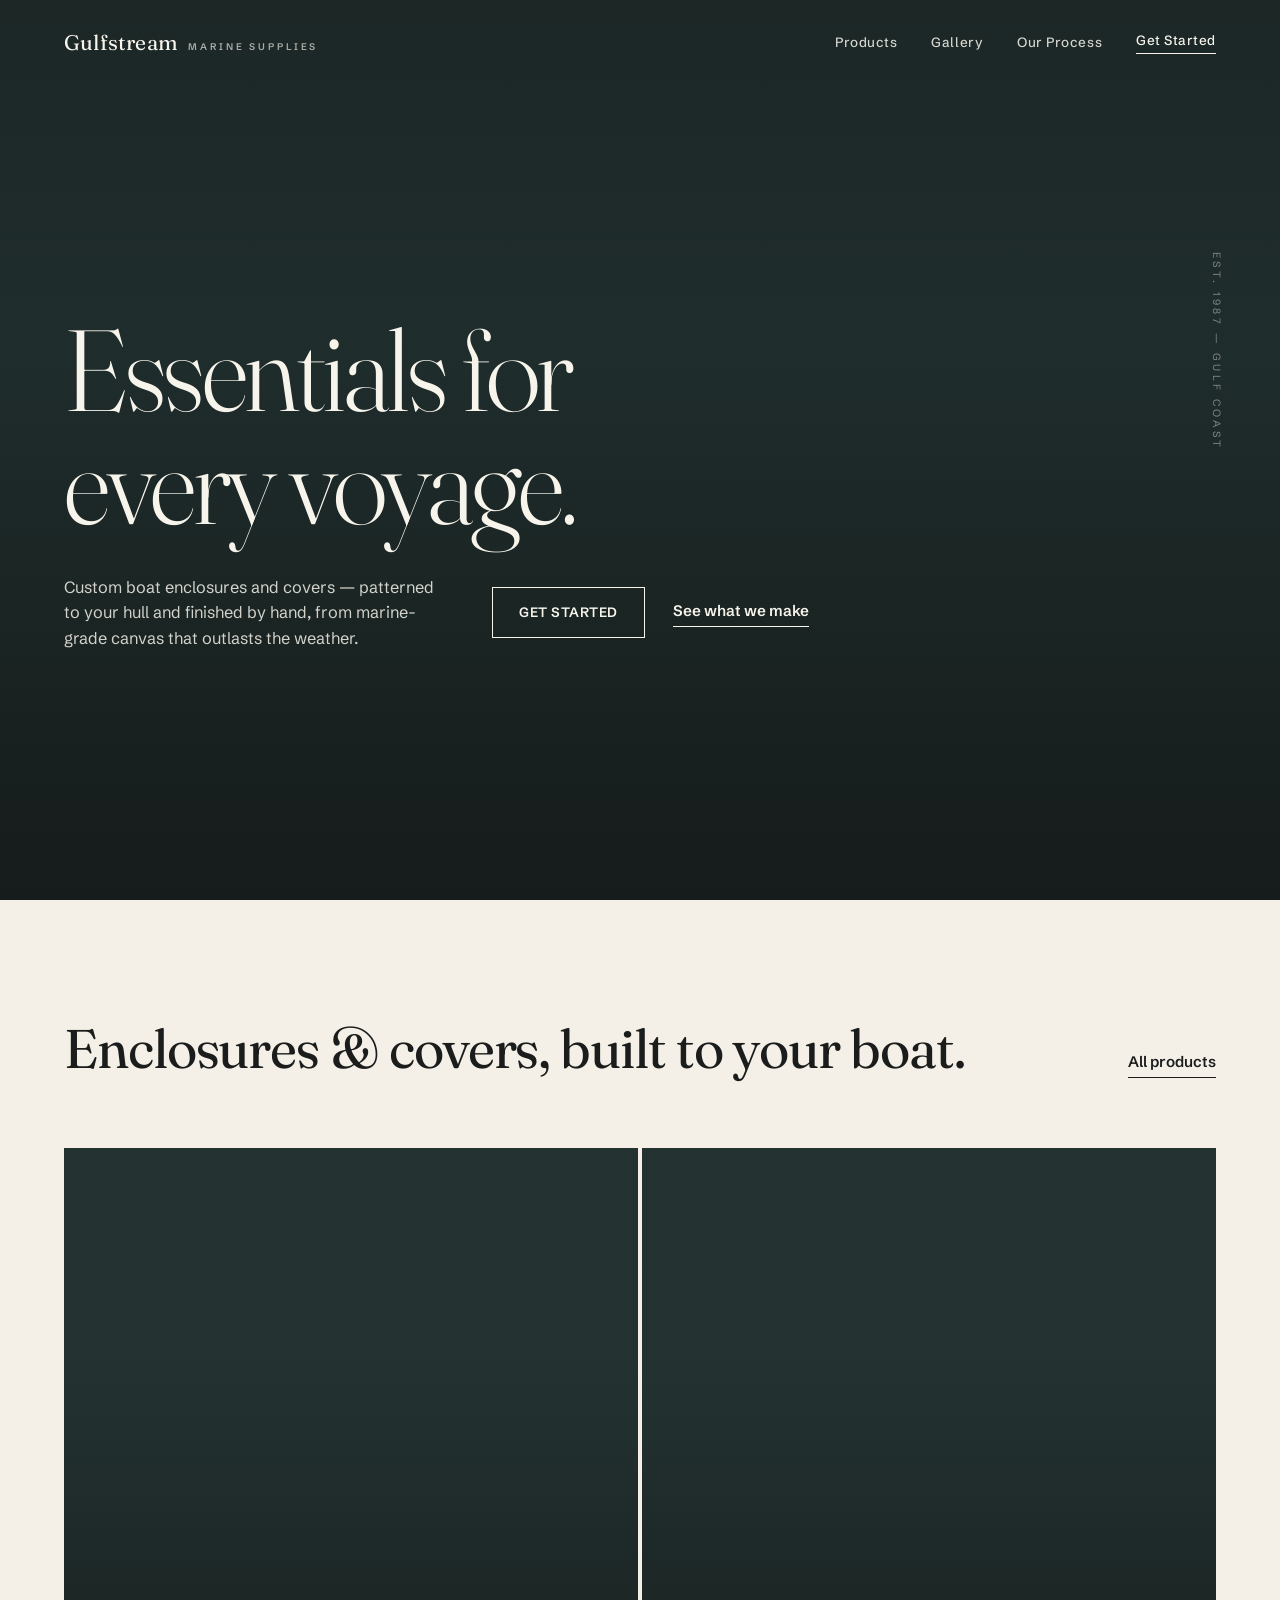
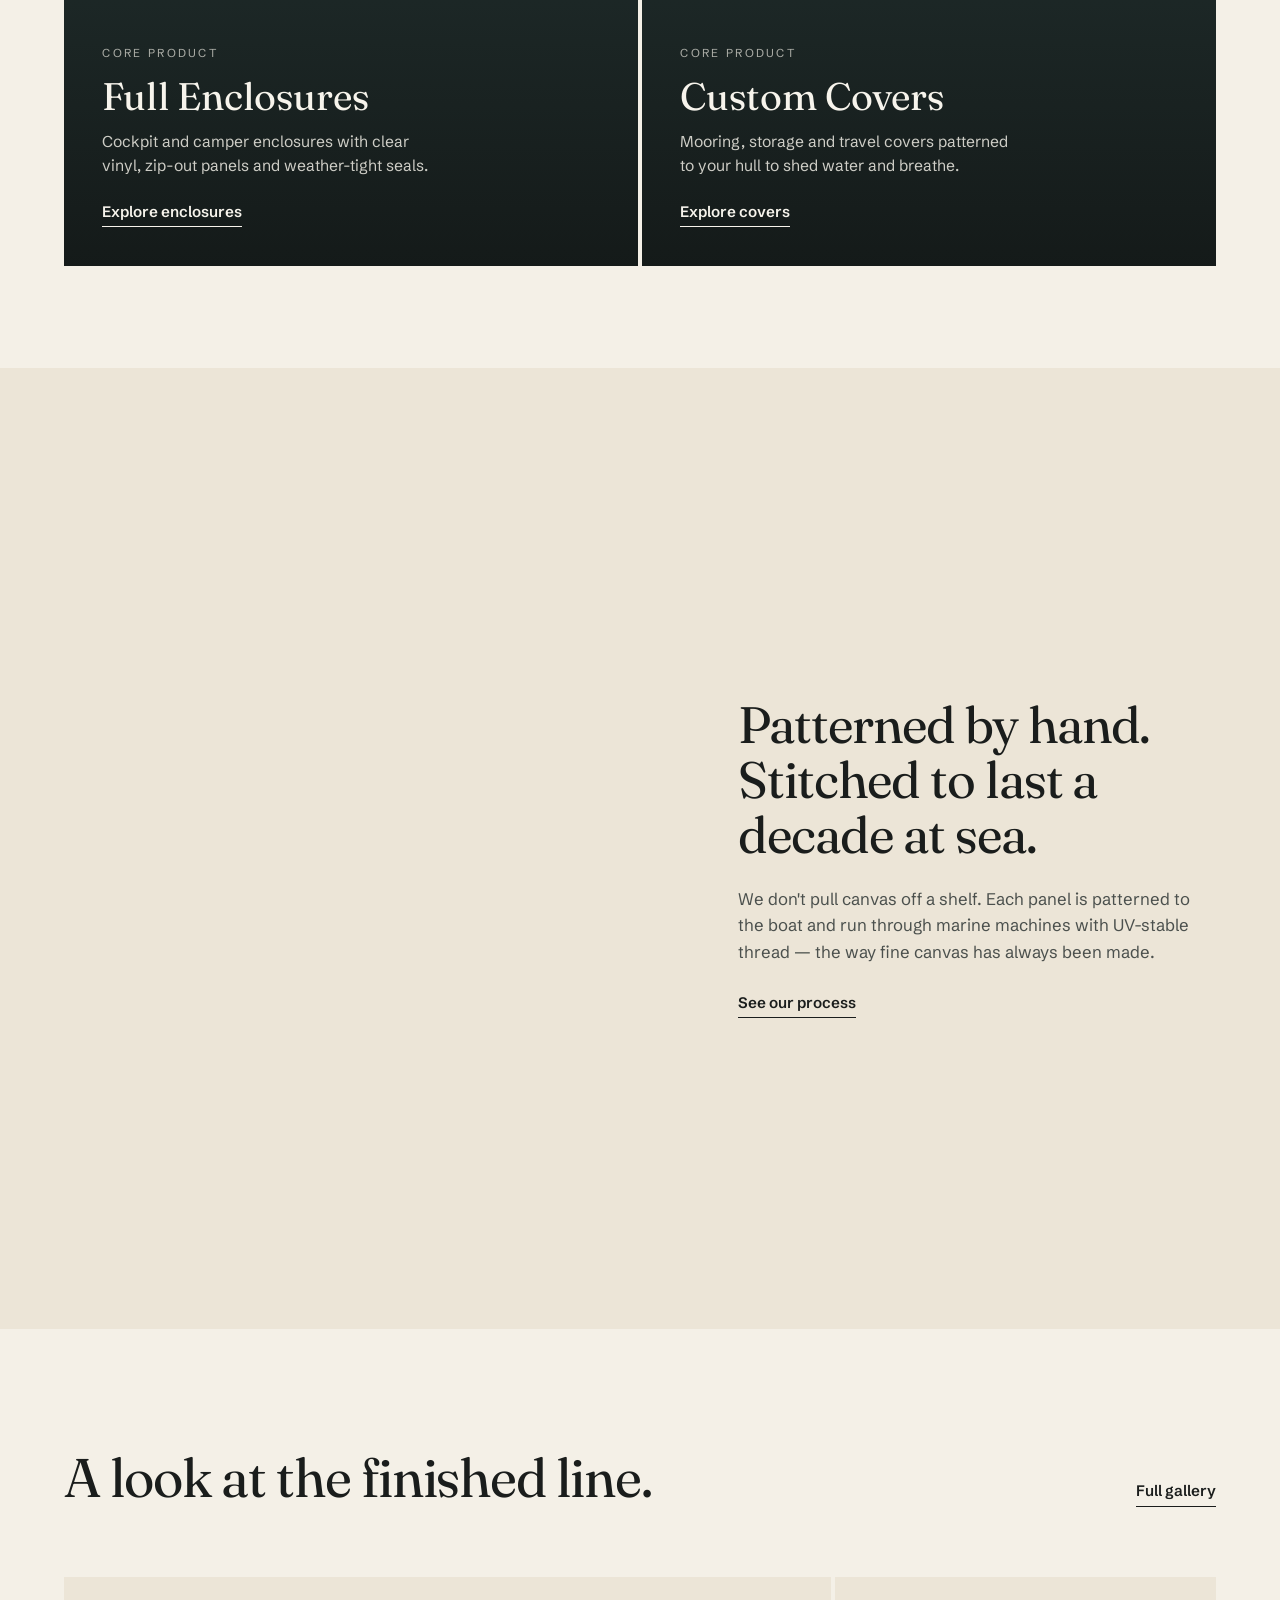
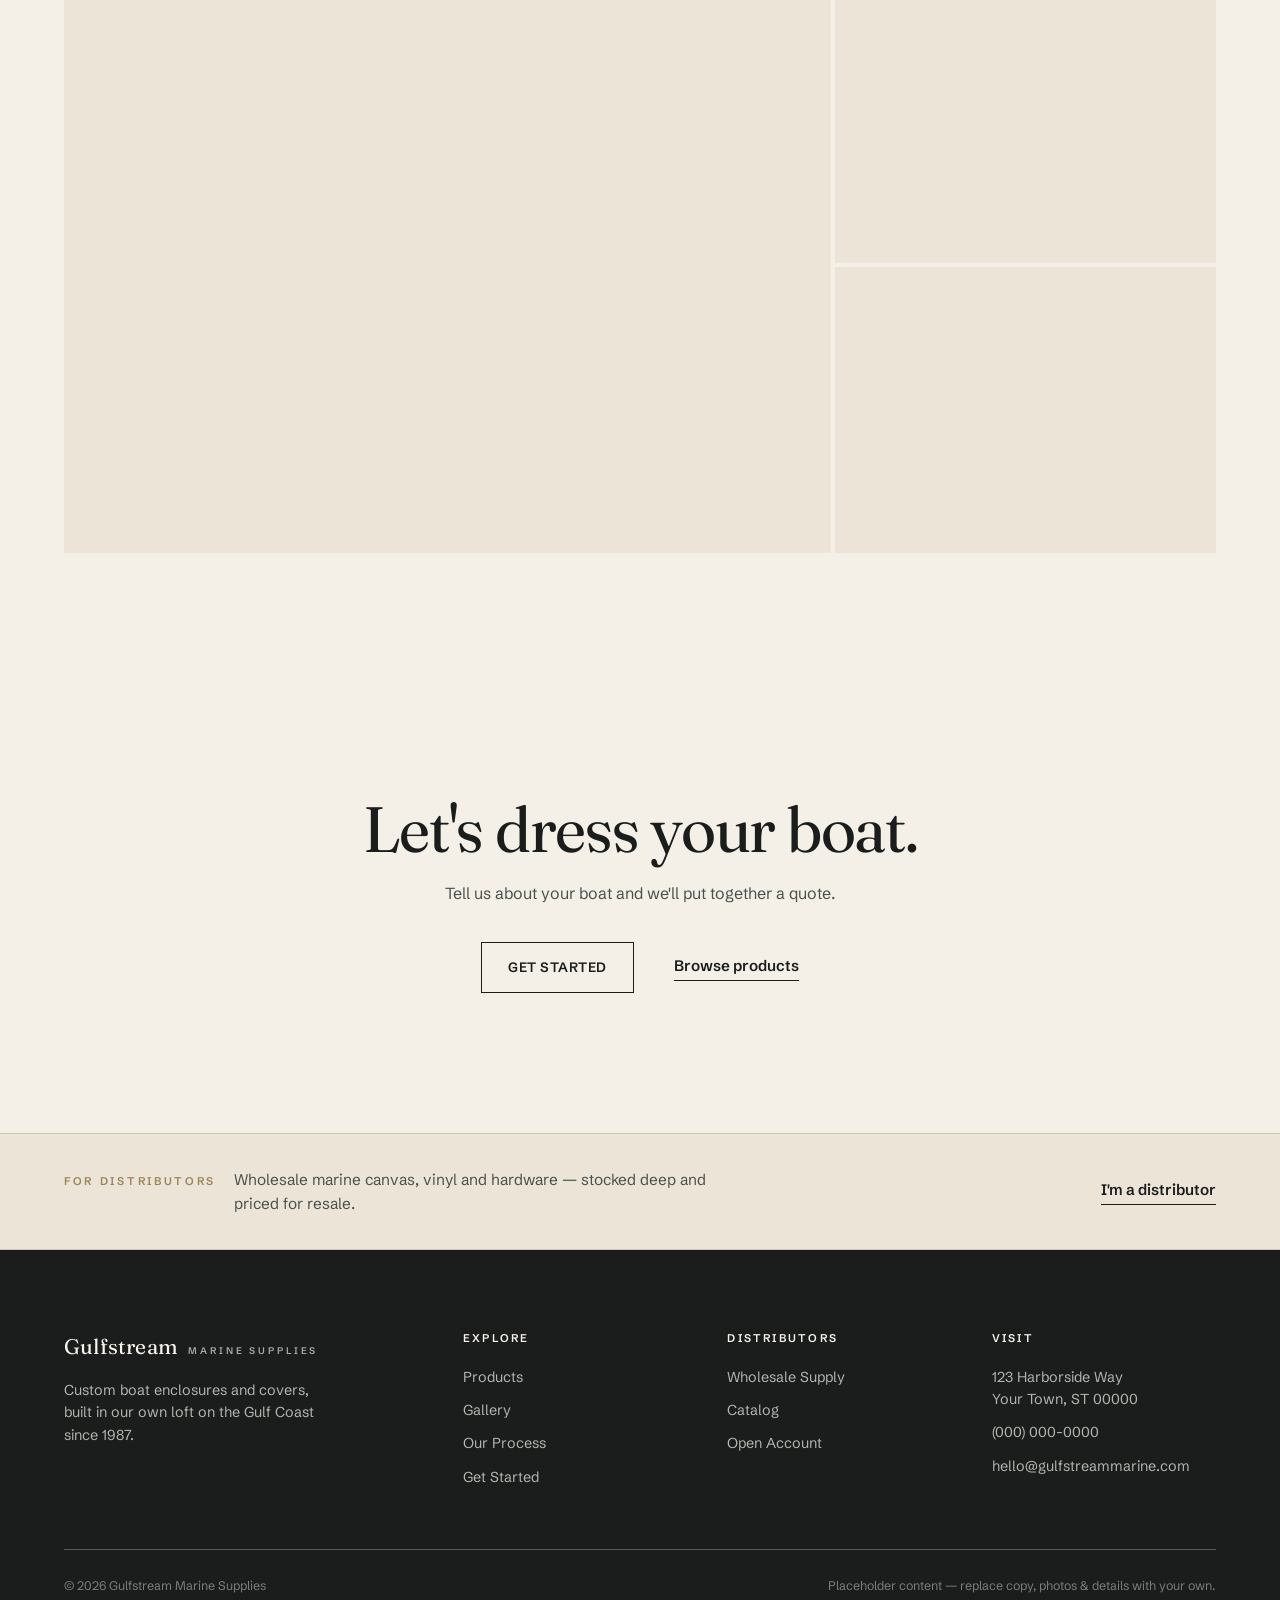
<file: index.html>
<!DOCTYPE html>
<html lang="en">
<head>
  <meta charset="UTF-8" />
  <meta name="viewport" content="width=device-width, initial-scale=1.0" />
  <title>Gulfstream Marine Supplies — Boat Enclosures &amp; Custom Covers</title>
  <meta name="description" content="Custom boat enclosures and covers, patterned to your hull and finished by hand on the Gulf Coast since 1987. Biminis, cushions and marine canvas made to order." />
  <meta name="theme-color" content="#1a1d1c" />
  <meta property="og:title" content="Gulfstream Marine Supplies — Boat Enclosures & Custom Covers" />
  <meta property="og:description" content="Custom boat enclosures and covers, patterned to your hull and finished by hand." />
  <meta property="og:type" content="website" />
  <link rel="icon" href="data:image/svg+xml,%3Csvg xmlns='http://www.w3.org/2000/svg' viewBox='0 0 40 40'%3E%3Crect width='40' height='40' fill='%231a1d1c'/%3E%3Cg fill='none' stroke='%239c8458' stroke-width='1.5' stroke-linecap='round'%3E%3Cpath d='M10 22c2.5 0 2.5-2 5-2s2.5 2 5 2 2.5-2 5-2 2.5 2 5 2'/%3E%3Cpath d='M10 27c2.5 0 2.5-2 5-2s2.5 2 5 2 2.5-2 5-2 2.5 2 5 2' opacity='.55'/%3E%3C/g%3E%3C/svg%3E" />
  <link rel="preconnect" href="https://fonts.googleapis.com" />
  <link rel="preconnect" href="https://fonts.gstatic.com" crossorigin />
  <link href="https://fonts.googleapis.com/css2?family=Fraunces:ital,opsz,wght@0,9..144,300;0,9..144,400;0,9..144,500;1,9..144,400&family=Schibsted+Grotesk:wght@400;500;600;700&display=swap" rel="stylesheet" />
  <link rel="stylesheet" href="styles.css" />
</head>
<body>

  <!-- ============ NAV ============ -->
  <header class="nav" id="nav">
    <div class="wrap nav__inner">
      <a href="index.html" class="brand" aria-label="Gulfstream Marine Supplies — home">
        <span class="brand__name">Gulfstream</span>
        <span class="brand__sub">Marine Supplies</span>
      </a>
      <nav class="nav__links" aria-label="Primary">
        <a href="products.html">Products</a>
        <a href="gallery.html">Gallery</a>
        <a href="process.html">Our Process</a>
        <a href="get-started.html" class="contact">Get Started</a>
      </nav>
      <button class="nav__toggle" aria-label="Toggle menu" aria-expanded="false"><span></span><span></span><span></span></button>
    </div>
  </header>

  <!-- ============ HERO ============ -->
  <section class="hero" id="top">
    <div class="hero__fallback" aria-hidden="true"></div>
    <img class="hero__img" src="https://loremflickr.com/1920/1280/yacht,ocean?lock=70" alt="" aria-hidden="true" decoding="async" onerror="this.remove()" />
    <span class="hero__est" aria-hidden="true">Est. 1987 — Gulf Coast</span>
    <div class="wrap hero__inner">
      <h1 class="hero__title">Essentials for<br />every voyage.</h1>
      <div class="hero__row">
        <p class="hero__lead">Custom boat enclosures and covers — patterned to your hull and finished by hand, from marine-grade canvas that outlasts the weather.</p>
        <div class="hero__cta">
          <a href="get-started.html" class="btn-line btn-line--cream">Get Started</a>
          <a href="products.html" class="link link--cream">See what we make</a>
        </div>
      </div>
    </div>
  </section>

  <!-- ============ FEATURED PRODUCTS ============ -->
  <section class="block">
    <div class="wrap">
      <div class="sec-head reveal" style="display:flex;justify-content:space-between;align-items:flex-end;flex-wrap:wrap;gap:18px;max-width:none">
        <div>
          <h2 style="margin-top:18px">Enclosures &amp; covers, built to your boat.</h2>
        </div>
        <a href="products.html" class="link">All products</a>
      </div>
      <div class="paths__grid reveal" data-d="1">
        <a href="products.html" class="path">
          <span class="path__fallback" aria-hidden="true"></span>
          <img class="path__img" src="https://loremflickr.com/1100/1400/yacht,boat?lock=53" alt="Full cockpit enclosure" loading="lazy" decoding="async" onerror="this.remove()" />
          <div class="path__body">
            <span class="path__no">Core product</span>
            <h3 class="path__title">Full Enclosures</h3>
            <p class="path__desc">Cockpit and camper enclosures with clear vinyl, zip-out panels and weather-tight seals.</p>
            <span class="link link--cream">Explore enclosures</span>
          </div>
        </a>
        <a href="products.html" class="path">
          <span class="path__fallback" aria-hidden="true"></span>
          <img class="path__img" src="https://loremflickr.com/1100/1400/boat?lock=51" alt="Custom boat cover" loading="lazy" decoding="async" onerror="this.remove()" />
          <div class="path__body">
            <span class="path__no">Core product</span>
            <h3 class="path__title">Custom Covers</h3>
            <p class="path__desc">Mooring, storage and travel covers patterned to your hull to shed water and breathe.</p>
            <span class="link link--cream">Explore covers</span>
          </div>
        </a>
      </div>
    </div>
  </section>

  <!-- ============ CRAFT / PROCESS TEASER ============ -->
  <section class="craft block--deep">
    <div class="wrap craft__grid">
      <div class="craft__img reveal">
        <span class="fallback" aria-hidden="true"></span>
        <img src="https://loremflickr.com/1200/1500/sewing,fabric?lock=73" alt="Cutting and sewing canvas in the loft" loading="lazy" decoding="async" onerror="this.remove()" />
      </div>
      <div class="reveal" data-d="1">
        <h2 class="craft__title">Patterned by hand. Stitched to last a decade at sea.</h2>
        <div class="craft__body">
          <p>We don't pull canvas off a shelf. Each panel is patterned to the boat and run through marine machines with UV-stable thread — the way fine canvas has always been made.</p>
        </div>
        <a href="process.html" class="link" style="margin-top:26px">See our process</a>
      </div>
    </div>
  </section>

  <!-- ============ GALLERY TEASER ============ -->
  <section class="block">
    <div class="wrap">
      <div class="sec-head reveal" style="display:flex;justify-content:space-between;align-items:flex-end;flex-wrap:wrap;gap:18px;max-width:none">
        <div>
          <h2 style="margin-top:18px">A look at the finished line.</h2>
        </div>
        <a href="gallery.html" class="link">Full gallery</a>
      </div>
      <div class="gal reveal" data-d="1">
        <div class="gal__c big"><span class="fallback" aria-hidden="true"></span><img src="https://loremflickr.com/1200/900/yacht?lock=61" alt="Enclosure, clear vinyl" loading="lazy" decoding="async" onerror="this.remove()" /></div>
        <div class="gal__c sm"><span class="fallback" aria-hidden="true"></span><img src="https://loremflickr.com/800/600/sailboat?lock=62" alt="Bimini, open water" loading="lazy" decoding="async" onerror="this.remove()" /></div>
        <div class="gal__c sm"><span class="fallback" aria-hidden="true"></span><img src="https://loremflickr.com/800/600/boat?lock=63" alt="Cover, transom detail" loading="lazy" decoding="async" onerror="this.remove()" /></div>
      </div>
    </div>
  </section>

  <!-- ============ CLOSING CTA ============ -->
  <section class="close">
    <div class="wrap">
      <h2 class="reveal">Let's dress your boat.</h2>
      <p class="reveal" data-d="1">Tell us about your boat and we'll put together a quote.</p>
      <div class="close__row reveal" data-d="2">
        <a href="get-started.html" class="btn-line">Get Started</a>
        <a href="products.html" class="link">Browse products</a>
      </div>
    </div>
  </section>

  <!-- ============ DISTRIBUTOR BAND (limited) ============ -->
  <section class="dist">
    <div class="wrap dist__inner reveal">
      <div class="dist__copy">
        <span class="label label--brass">For distributors</span>
        <p class="dist__line">Wholesale marine canvas, vinyl and hardware — stocked deep and priced for resale.</p>
      </div>
      <a href="distributors.html" class="link">I'm a distributor</a>
    </div>
  </section>

  <!-- ============ FOOTER ============ -->
  <footer class="footer">
    <div class="wrap">
      <div class="footer__top">
        <div>
          <a href="index.html" class="brand"><span class="brand__name">Gulfstream</span><span class="brand__sub">Marine Supplies</span></a>
          <p>Custom boat enclosures and covers, built in our own loft on the Gulf Coast since 1987.</p>
        </div>
        <div class="footer__col">
          <h4>Explore</h4>
          <a href="products.html">Products</a>
          <a href="gallery.html">Gallery</a>
          <a href="process.html">Our Process</a>
          <a href="get-started.html">Get Started</a>
        </div>
        <div class="footer__col">
          <h4>Distributors</h4>
          <a href="distributors.html">Wholesale Supply</a>
          <a href="distributors.html#catalog">Catalog</a>
          <a href="distributors.html#account">Open Account</a>
        </div>
        <div class="footer__col">
          <h4>Visit</h4>
          <p>123 Harborside Way<br />Your Town, ST 00000</p>
          <a href="tel:+10000000000">(000) 000-0000</a>
          <a href="mailto:hello@gulfstreammarine.com">hello@gulfstreammarine.com</a>
        </div>
      </div>
      <div class="footer__base">
        <span>© <span id="year"></span> Gulfstream Marine Supplies</span>
        <span>Placeholder content — replace copy, photos &amp; details with your own.</span>
      </div>
    </div>
  </footer>

  <script src="script.js"></script>
</body>
</html>
</file>
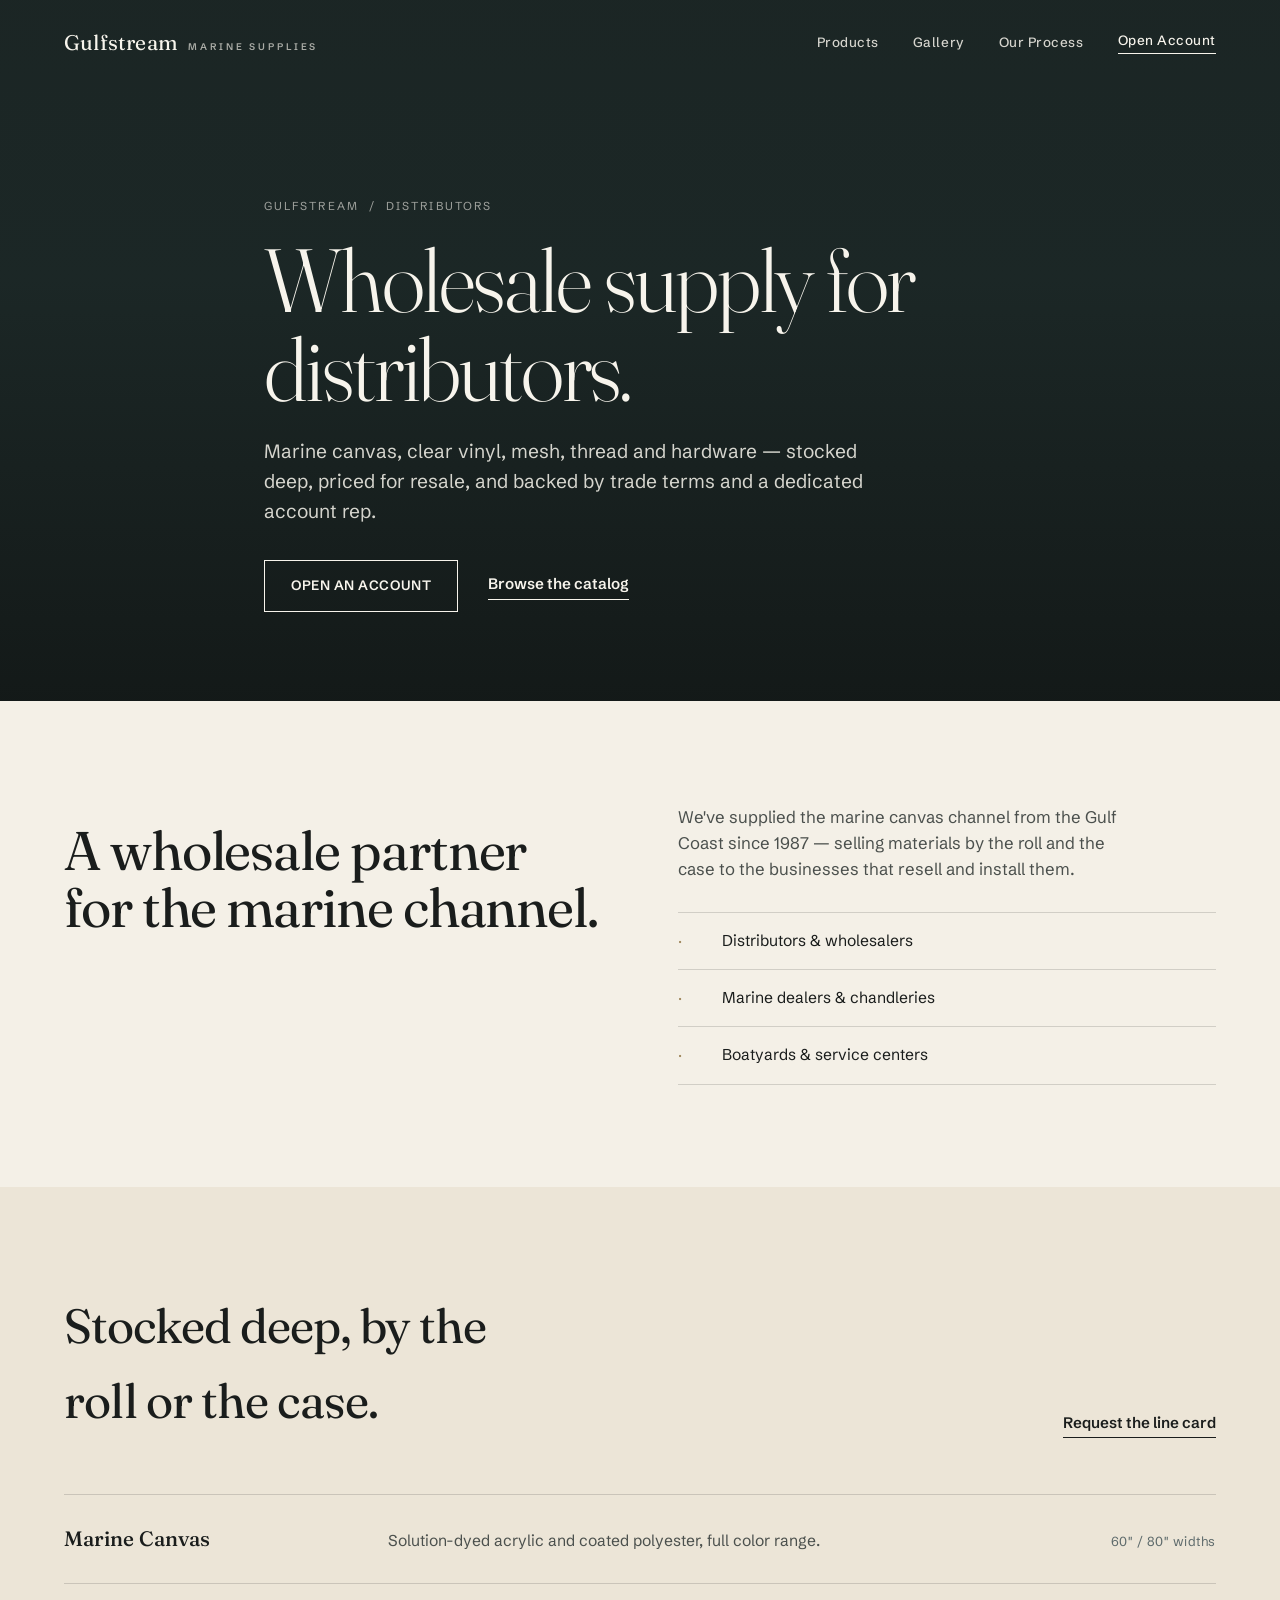
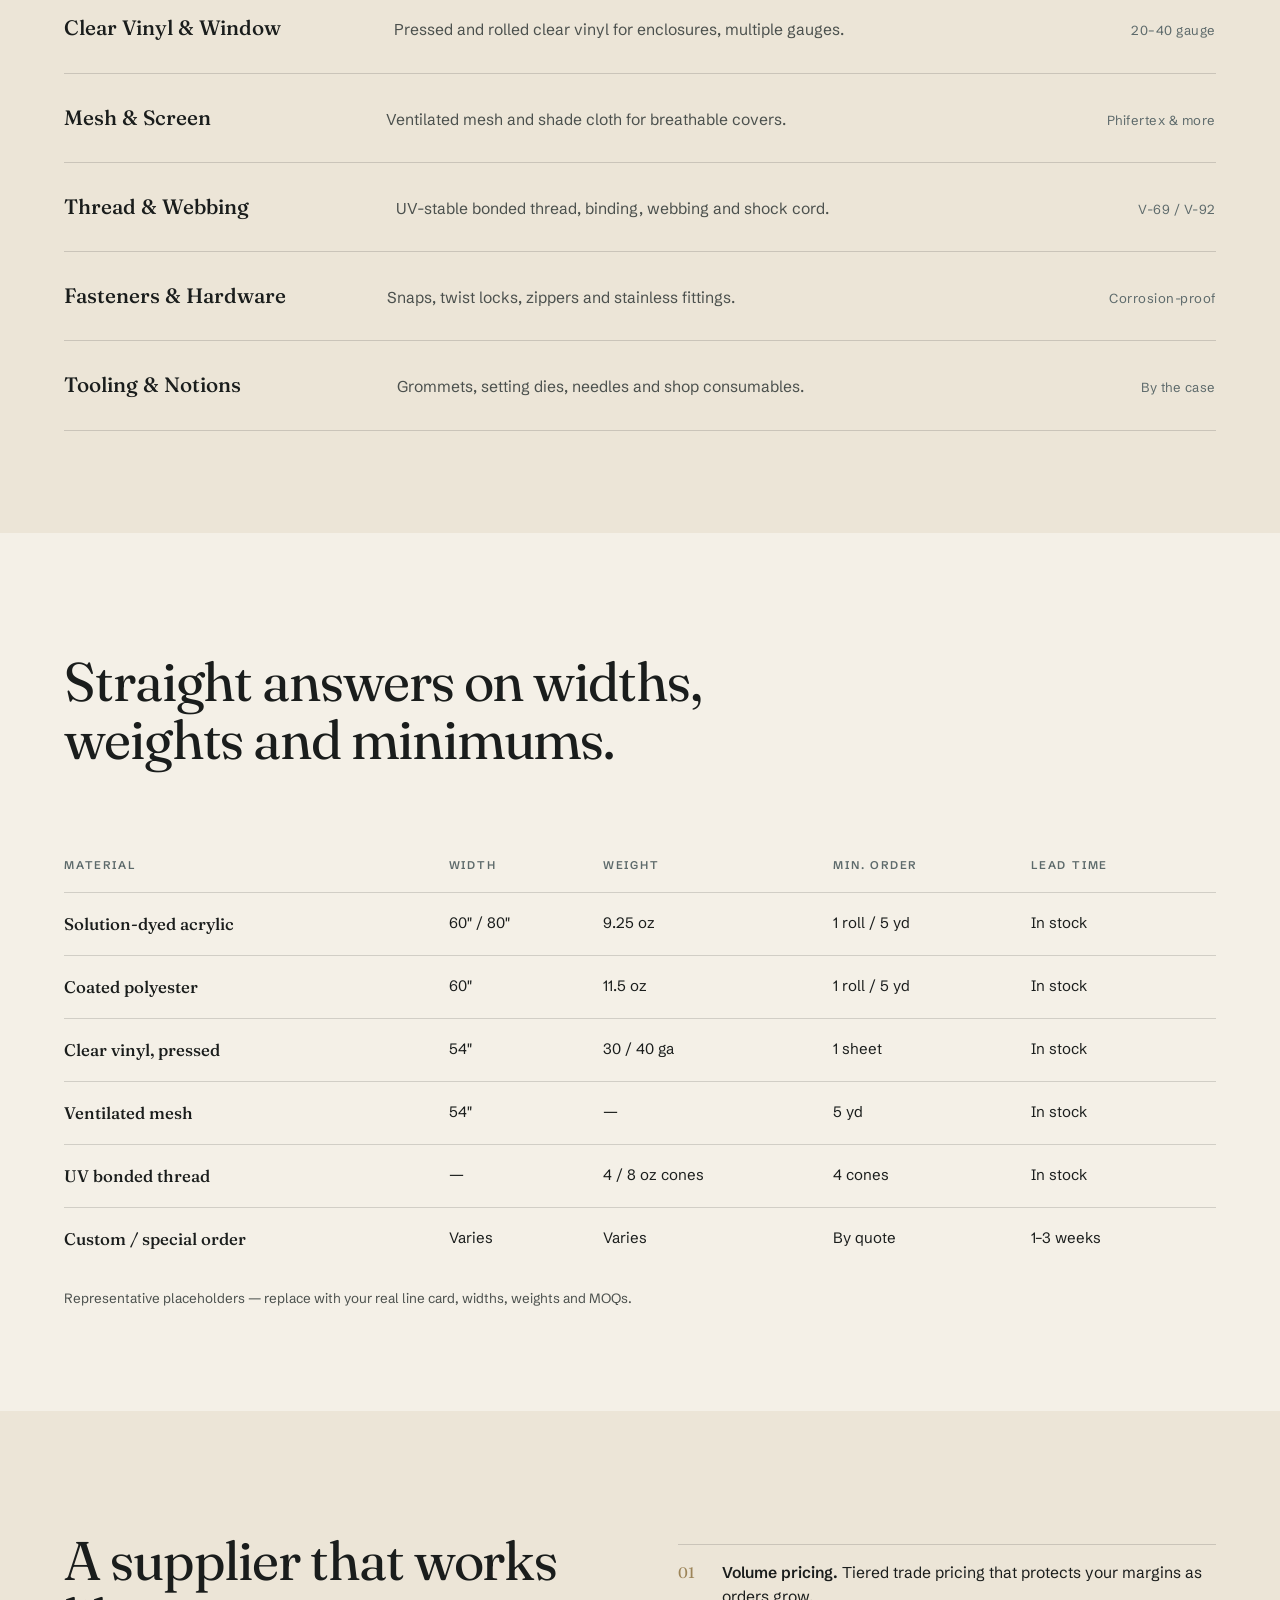
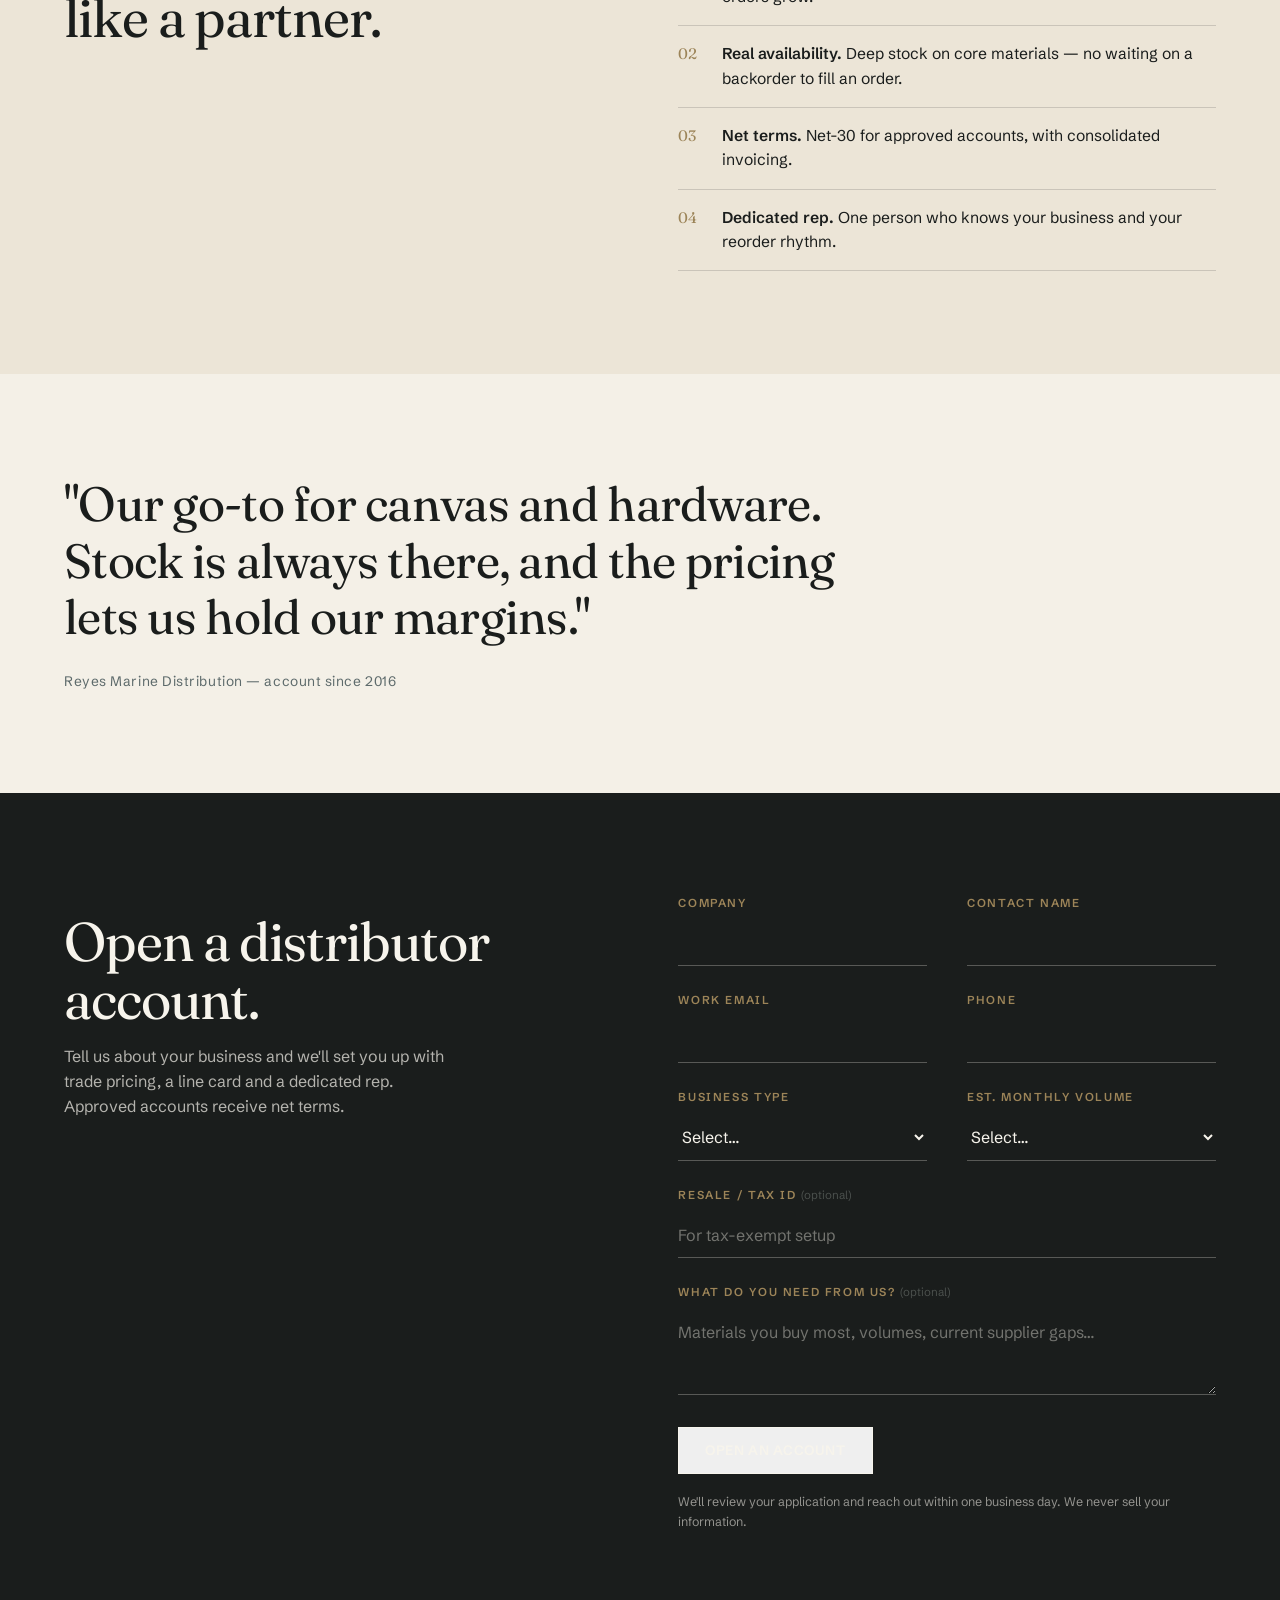
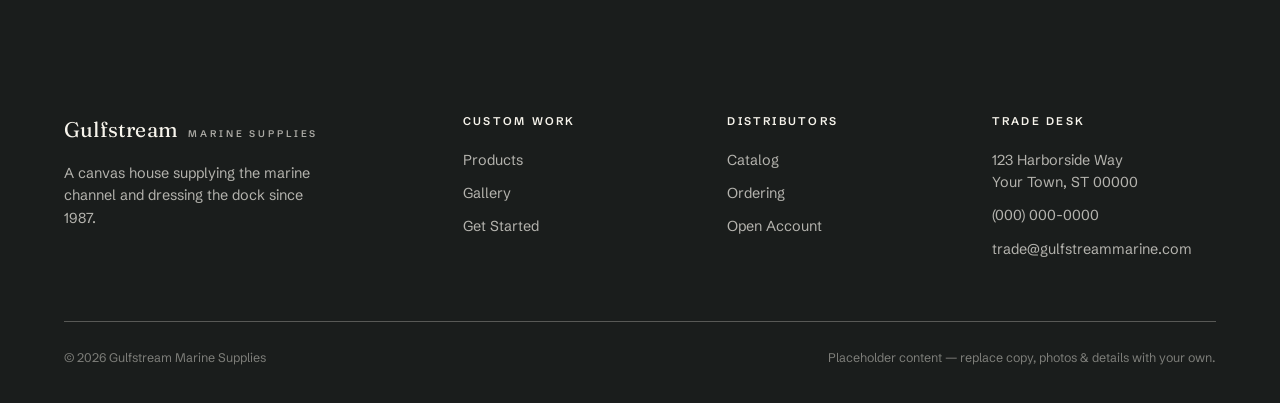
<file: distributors.html>
<!DOCTYPE html>
<html lang="en">
<head>
  <meta charset="UTF-8" />
  <meta name="viewport" content="width=device-width, initial-scale=1.0" />
  <title>Wholesale &amp; Distribution — Gulfstream Marine Supplies</title>
  <meta name="description" content="Wholesale marine canvas, vinyl, mesh, thread and hardware for distributors and dealers. Stocked deep, priced for resale, with trade terms. Open a distributor account." />
  <meta name="theme-color" content="#1a1d1c" />
  <meta property="og:title" content="Wholesale & Distribution — Gulfstream Marine Supplies" />
  <meta property="og:description" content="Wholesale marine canvas and supplies for distributors and dealers. Stocked deep, priced for resale." />
  <meta property="og:type" content="website" />
  <link rel="icon" href="data:image/svg+xml,%3Csvg xmlns='http://www.w3.org/2000/svg' viewBox='0 0 40 40'%3E%3Crect width='40' height='40' fill='%231a1d1c'/%3E%3Cg fill='none' stroke='%239c8458' stroke-width='1.5' stroke-linecap='round'%3E%3Cpath d='M10 22c2.5 0 2.5-2 5-2s2.5 2 5 2 2.5-2 5-2 2.5 2 5 2'/%3E%3Cpath d='M10 27c2.5 0 2.5-2 5-2s2.5 2 5 2 2.5-2 5-2 2.5 2 5 2' opacity='.55'/%3E%3C/g%3E%3C/svg%3E" />
  <link rel="preconnect" href="https://fonts.googleapis.com" />
  <link rel="preconnect" href="https://fonts.gstatic.com" crossorigin />
  <link href="https://fonts.googleapis.com/css2?family=Fraunces:ital,opsz,wght@0,9..144,300;0,9..144,400;0,9..144,500;1,9..144,400&family=Schibsted+Grotesk:wght@400;500;600;700&display=swap" rel="stylesheet" />
  <link rel="stylesheet" href="styles.css" />
</head>
<body>

  <!-- ============ NAV ============ -->
  <header class="nav" id="nav">
    <div class="wrap nav__inner">
      <a href="index.html" class="brand" aria-label="Gulfstream Marine Supplies — home">
        <span class="brand__name">Gulfstream</span>
        <span class="brand__sub">Marine Supplies</span>
      </a>
      <nav class="nav__links" aria-label="Primary">
        <a href="products.html">Products</a>
        <a href="gallery.html">Gallery</a>
        <a href="process.html">Our Process</a>
        <a href="#account" class="contact">Open Account</a>
      </nav>
      <button class="nav__toggle" aria-label="Toggle menu" aria-expanded="false"><span></span><span></span><span></span></button>
    </div>
  </header>

  <!-- ============ PAGE HERO ============ -->
  <section class="phero" id="top">
    <div class="phero__fallback" aria-hidden="true"></div>
    <img class="phero__img" src="https://loremflickr.com/1920/1280/harbor,boat?lock=14" alt="" aria-hidden="true" decoding="async" onerror="this.remove()" />
    <div class="wrap phero__inner">
      <p class="phero__crumb"><a href="index.html">Gulfstream</a> &nbsp;/&nbsp; Distributors</p>
      <h1 class="phero__title">Wholesale supply for distributors.</h1>
      <p class="phero__lead">Marine canvas, clear vinyl, mesh, thread and hardware — stocked deep, priced for resale, and backed by trade terms and a dedicated account rep.</p>
      <div class="phero__cta">
        <a href="#account" class="btn-line btn-line--cream">Open an Account</a>
        <a href="#catalog" class="link link--cream">Browse the catalog</a>
      </div>
    </div>
  </section>

  <!-- ============ INTRO / WHO ============ -->
  <section class="block">
    <div class="wrap split2">
      <div class="reveal">
        <h2 style="font-family:var(--serif);font-weight:400;font-size:clamp(1.9rem,4.4vw,3.4rem);letter-spacing:-0.02em;line-height:1.06;margin:18px 0 0">A wholesale partner for the marine channel.</h2>
      </div>
      <div class="reveal" data-d="1">
        <p style="color:var(--ink-soft);font-size:1.05rem;max-width:46ch">We've supplied the marine canvas channel from the Gulf Coast since 1987 — selling materials by the roll and the case to the businesses that resell and install them.</p>
        <ul class="hlist" style="margin-top:30px">
          <li><span class="k">·</span><span>Distributors &amp; wholesalers</span></li>
          <li><span class="k">·</span><span>Marine dealers &amp; chandleries</span></li>
          <li><span class="k">·</span><span>Boatyards &amp; service centers</span></li>
        </ul>
      </div>
    </div>
  </section>

  <!-- ============ CATALOG ============ -->
  <section class="block block--deep" id="catalog">
    <div class="wrap">
      <div class="cat__head reveal">
        <h2 style="font-family:var(--serif);font-weight:400;font-size:clamp(1.9rem,4vw,3rem);letter-spacing:-0.02em;max-width:16ch">Stocked deep, by the roll or the case.</h2>
        <a href="#account" class="link">Request the line card</a>
      </div>
      <div class="cat__list reveal" data-d="1">
        <div class="cat__row"><h3>Marine Canvas</h3><p>Solution-dyed acrylic and coated polyester, full color range.</p><span class="meta">60" / 80" widths</span></div>
        <div class="cat__row"><h3>Clear Vinyl &amp; Window</h3><p>Pressed and rolled clear vinyl for enclosures, multiple gauges.</p><span class="meta">20–40 gauge</span></div>
        <div class="cat__row"><h3>Mesh &amp; Screen</h3><p>Ventilated mesh and shade cloth for breathable covers.</p><span class="meta">Phifertex &amp; more</span></div>
        <div class="cat__row"><h3>Thread &amp; Webbing</h3><p>UV-stable bonded thread, binding, webbing and shock cord.</p><span class="meta">V-69 / V-92</span></div>
        <div class="cat__row"><h3>Fasteners &amp; Hardware</h3><p>Snaps, twist locks, zippers and stainless fittings.</p><span class="meta">Corrosion-proof</span></div>
        <div class="cat__row"><h3>Tooling &amp; Notions</h3><p>Grommets, setting dies, needles and shop consumables.</p><span class="meta">By the case</span></div>
      </div>
    </div>
  </section>

  <!-- ============ SPECS / ORDERING ============ -->
  <section class="block" id="specs">
    <div class="wrap">
      <div class="sec-head reveal">
        <h2>Straight answers on widths, weights and minimums.</h2>
      </div>
      <div class="spec-wrap reveal" data-d="1">
        <table class="spec">
          <thead><tr><th>Material</th><th>Width</th><th>Weight</th><th>Min. order</th><th>Lead time</th></tr></thead>
          <tbody>
            <tr><td>Solution-dyed acrylic</td><td>60" / 80"</td><td>9.25 oz</td><td>1 roll / 5 yd</td><td>In stock</td></tr>
            <tr><td>Coated polyester</td><td>60"</td><td>11.5 oz</td><td>1 roll / 5 yd</td><td>In stock</td></tr>
            <tr><td>Clear vinyl, pressed</td><td>54"</td><td>30 / 40 ga</td><td>1 sheet</td><td>In stock</td></tr>
            <tr><td>Ventilated mesh</td><td>54"</td><td>—</td><td>5 yd</td><td>In stock</td></tr>
            <tr><td>UV bonded thread</td><td>—</td><td>4 / 8 oz cones</td><td>4 cones</td><td>In stock</td></tr>
            <tr><td>Custom / special order</td><td>Varies</td><td>Varies</td><td>By quote</td><td>1–3 weeks</td></tr>
          </tbody>
        </table>
      </div>
      <p style="color:var(--ink-soft);font-size:0.84rem;margin-top:18px">Representative placeholders — replace with your real line card, widths, weights and MOQs.</p>
    </div>
  </section>

  <!-- ============ WHY US ============ -->
  <section class="block block--deep" id="why">
    <div class="wrap split2">
      <div class="reveal">
        <h2 style="font-family:var(--serif);font-weight:400;font-size:clamp(1.9rem,4.4vw,3.4rem);letter-spacing:-0.02em;line-height:1.06;margin:18px 0 0">A supplier that works like a partner.</h2>
      </div>
      <ul class="hlist reveal" data-d="1">
        <li><span class="k">01</span><span><b style="font-weight:600">Volume pricing.</b> Tiered trade pricing that protects your margins as orders grow.</span></li>
        <li><span class="k">02</span><span><b style="font-weight:600">Real availability.</b> Deep stock on core materials — no waiting on a backorder to fill an order.</span></li>
        <li><span class="k">03</span><span><b style="font-weight:600">Net terms.</b> Net-30 for approved accounts, with consolidated invoicing.</span></li>
        <li><span class="k">04</span><span><b style="font-weight:600">Dedicated rep.</b> One person who knows your business and your reorder rhythm.</span></li>
      </ul>
    </div>
  </section>

  <!-- ============ PULL QUOTE ============ -->
  <section class="block">
    <div class="wrap">
      <blockquote class="pull reveal">"Our go-to for canvas and hardware. Stock is always there, and the pricing lets us hold our margins."
        <cite>Reyes Marine Distribution — account since 2016</cite>
      </blockquote>
    </div>
  </section>

  <!-- ============ ACCOUNT FORM ============ -->
  <section class="block block--ink" id="account">
    <div class="wrap split2">
      <div class="reveal">
        <h2 style="font-family:var(--serif);font-weight:400;font-size:clamp(1.9rem,4.4vw,3.4rem);letter-spacing:-0.02em;line-height:1.06;margin:18px 0 16px;color:var(--cream)">Open a distributor account.</h2>
        <p style="color:rgba(247,244,236,0.7);max-width:40ch">Tell us about your business and we'll set you up with trade pricing, a line card and a dedicated rep. Approved accounts receive net terms.</p>
      </div>

      <form class="form form--wide reveal" data-d="1" id="tradeForm" novalidate>
        <div class="form__row">
          <label class="field"><span>Company</span><input type="text" name="company" autocomplete="organization" required /></label>
          <label class="field"><span>Contact name</span><input type="text" name="contact" autocomplete="name" required /></label>
        </div>
        <div class="form__row">
          <label class="field"><span>Work email</span><input type="email" name="email" autocomplete="email" required /></label>
          <label class="field"><span>Phone</span><input type="tel" name="phone" autocomplete="tel" required /></label>
        </div>
        <div class="form__row">
          <label class="field"><span>Business type</span>
            <select name="businessType" required>
              <option value="" disabled selected>Select…</option>
              <option>Distributor / wholesaler</option>
              <option>Marine dealer / chandlery</option>
              <option>Boatyard / service center</option>
              <option>Other</option>
            </select>
          </label>
          <label class="field"><span>Est. monthly volume</span>
            <select name="volume" required>
              <option value="" disabled selected>Select…</option>
              <option>Under $1k</option>
              <option>$1k – $5k</option>
              <option>$5k – $20k</option>
              <option>$20k+</option>
            </select>
          </label>
        </div>
        <label class="field"><span>Resale / tax ID <em>(optional)</em></span><input type="text" name="resaleId" placeholder="For tax-exempt setup" /></label>
        <label class="field"><span>What do you need from us? <em>(optional)</em></span><textarea name="notes" rows="3" placeholder="Materials you buy most, volumes, current supplier gaps…"></textarea></label>
        <button type="submit" class="btn-line btn-line--cream" style="margin-top:6px">Open an Account</button>
        <p class="form__fineprint">We'll review your application and reach out within one business day. We never sell your information.</p>
        <div class="form__success" id="formSuccess" hidden>
          <strong>Application received — thank you.</strong>
          <p>A rep will review your details and reach out within one business day to set up your account.</p>
        </div>
      </form>
    </div>
  </section>

  <!-- ============ FOOTER ============ -->
  <footer class="footer">
    <div class="wrap">
      <div class="footer__top">
        <div>
          <a href="index.html" class="brand"><span class="brand__name">Gulfstream</span><span class="brand__sub">Marine Supplies</span></a>
          <p>A canvas house supplying the marine channel and dressing the dock since 1987.</p>
        </div>
        <div class="footer__col">
          <h4>Custom Work</h4>
          <a href="index.html#products">Products</a>
          <a href="index.html#gallery">Gallery</a>
          <a href="index.html#get-started">Get Started</a>
        </div>
        <div class="footer__col">
          <h4>Distributors</h4>
          <a href="#catalog">Catalog</a>
          <a href="#specs">Ordering</a>
          <a href="#account">Open Account</a>
        </div>
        <div class="footer__col">
          <h4>Trade desk</h4>
          <p>123 Harborside Way<br />Your Town, ST 00000</p>
          <a href="tel:+10000000000">(000) 000-0000</a>
          <a href="mailto:trade@gulfstreammarine.com">trade@gulfstreammarine.com</a>
        </div>
      </div>
      <div class="footer__base">
        <span>© <span id="year"></span> Gulfstream Marine Supplies</span>
        <span>Placeholder content — replace copy, photos &amp; details with your own.</span>
      </div>
    </div>
  </footer>

  <script src="script.js"></script>
</body>
</html>
</file>
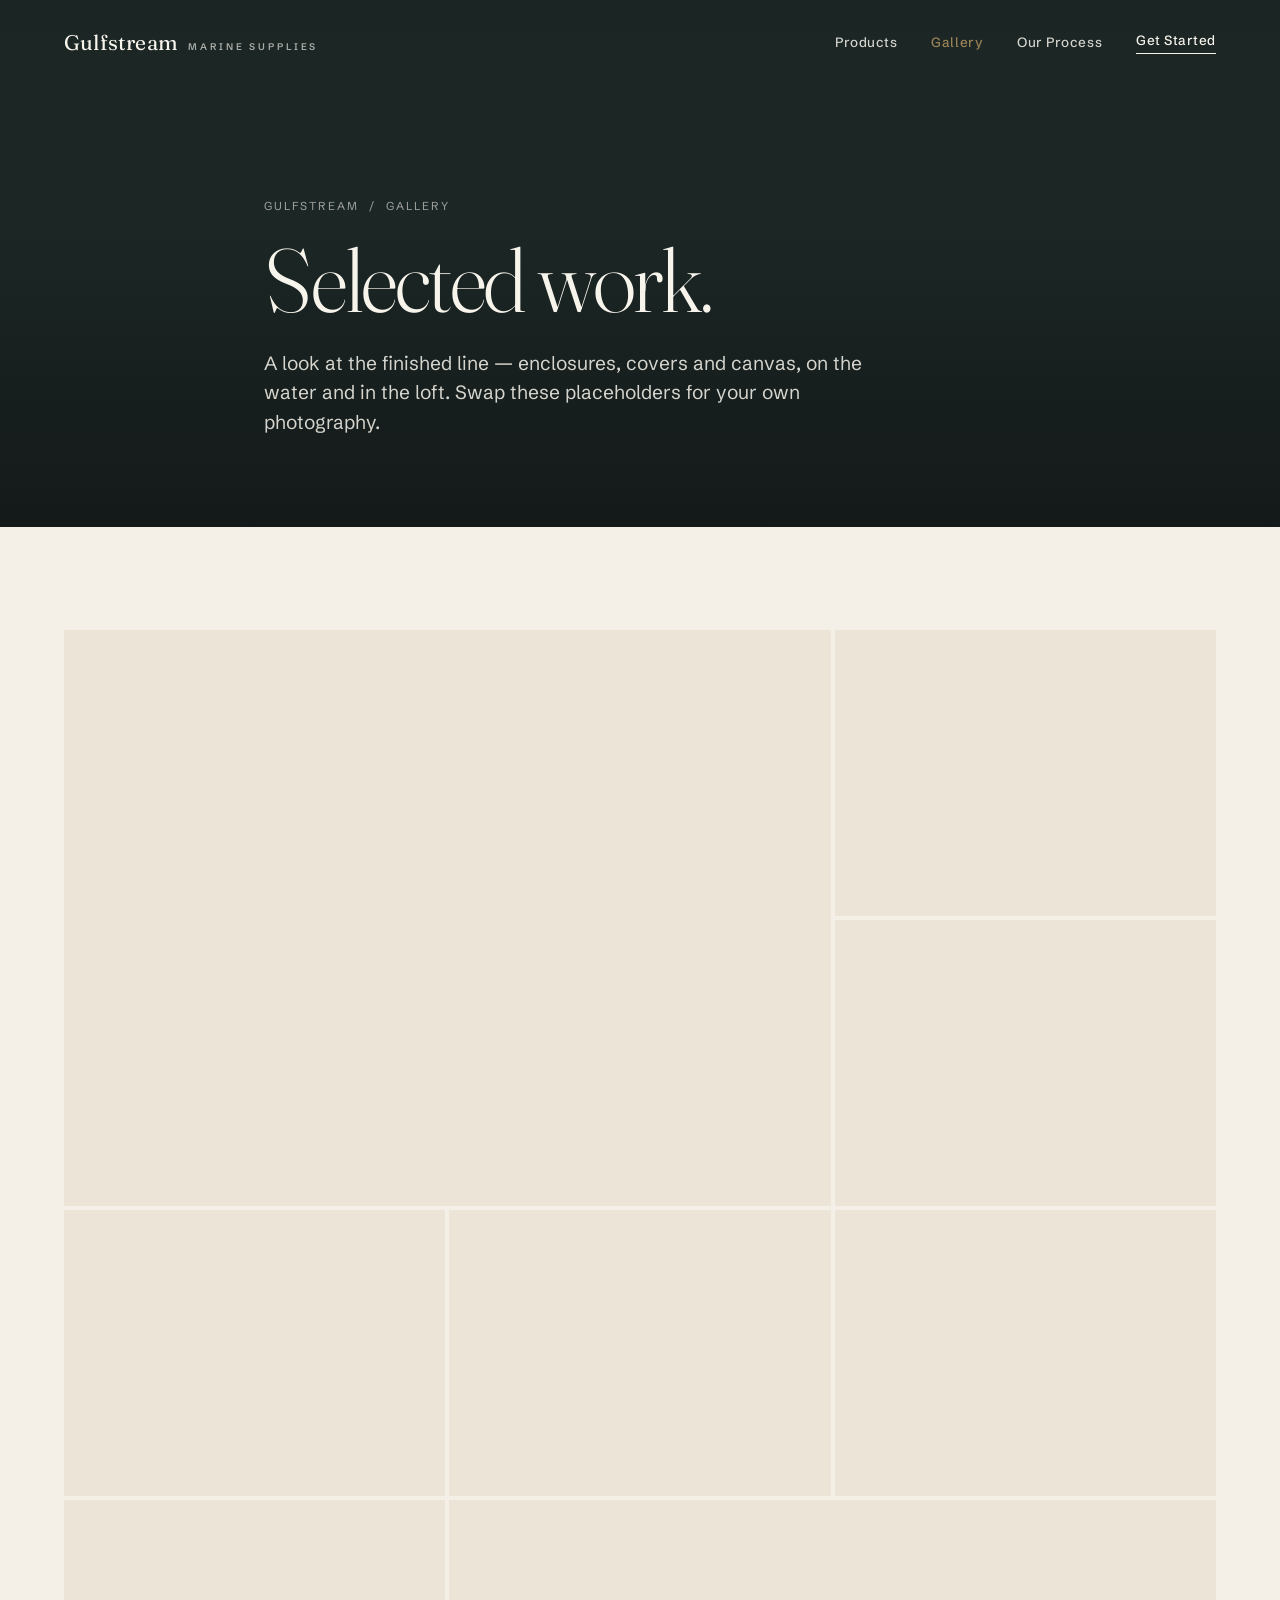
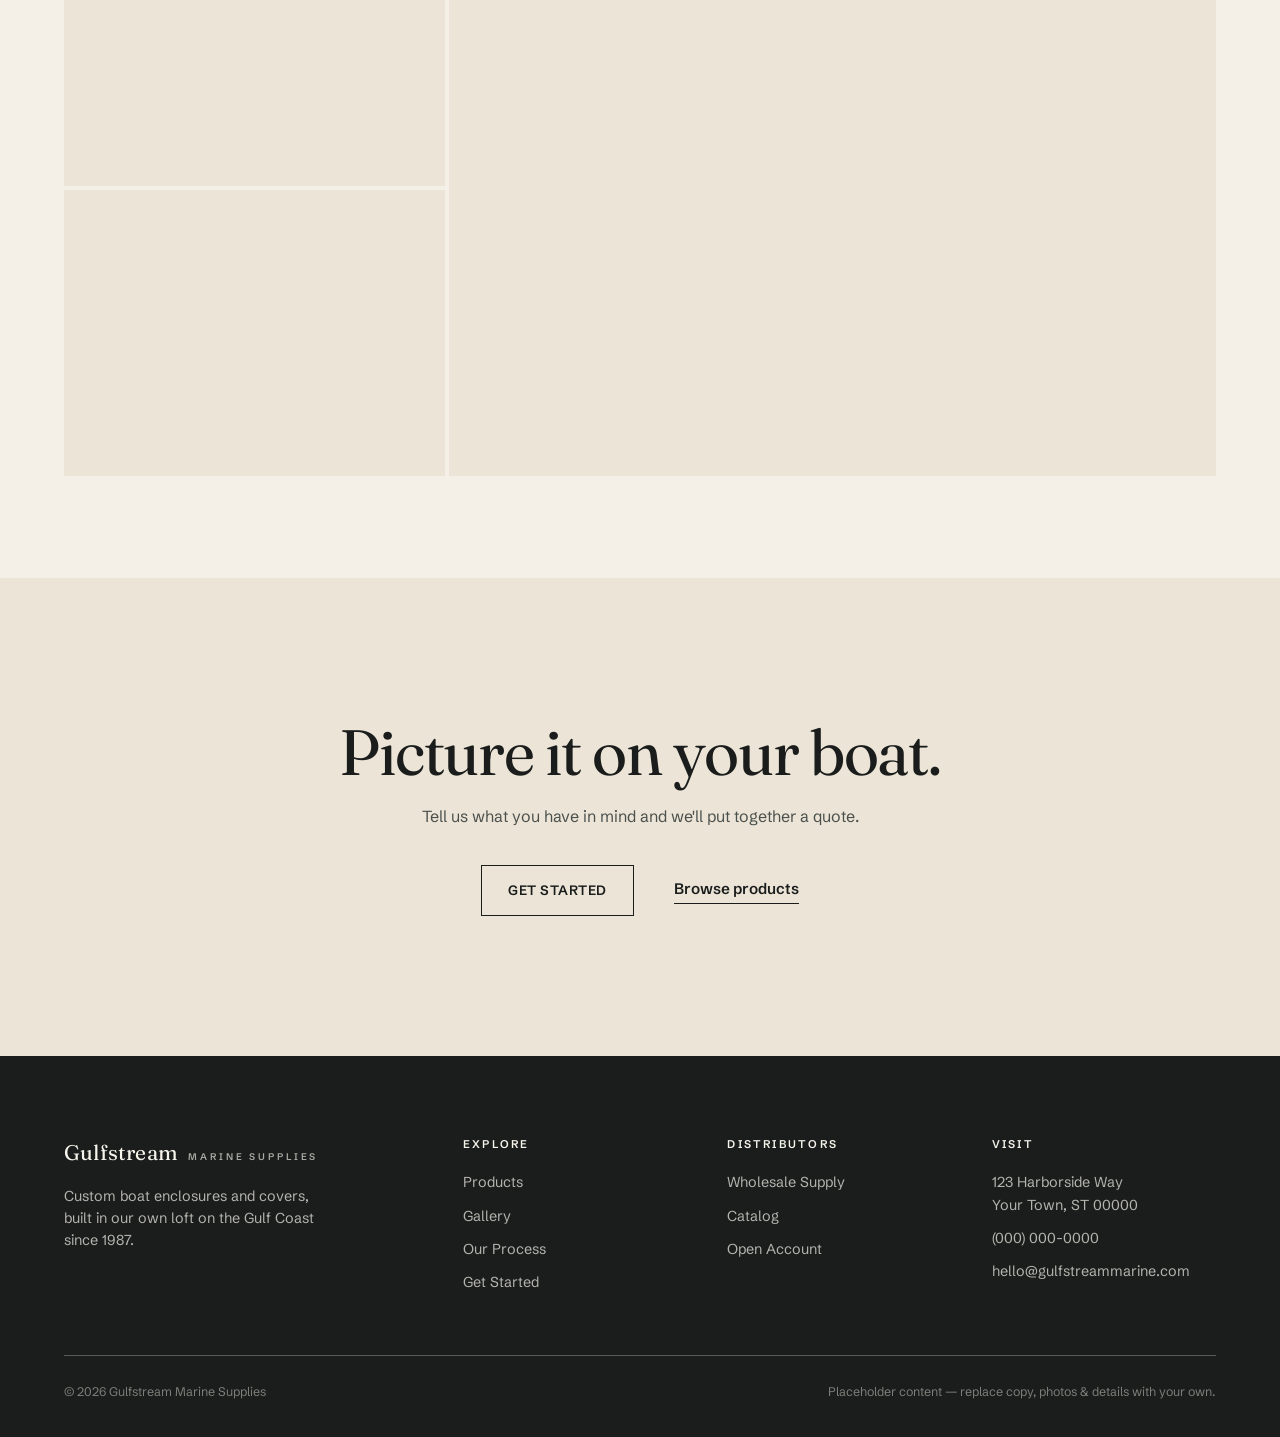
<file: gallery.html>
<!DOCTYPE html>
<html lang="en">
<head>
  <meta charset="UTF-8" />
  <meta name="viewport" content="width=device-width, initial-scale=1.0" />
  <title>Gallery — Gulfstream Marine Supplies</title>
  <meta name="description" content="Selected work — custom boat enclosures, covers, biminis and marine canvas built and fitted by Gulfstream Marine Supplies." />
  <meta name="theme-color" content="#1a1d1c" />
  <meta property="og:title" content="Gallery — Gulfstream Marine Supplies" />
  <meta property="og:type" content="website" />
  <link rel="icon" href="data:image/svg+xml,%3Csvg xmlns='http://www.w3.org/2000/svg' viewBox='0 0 40 40'%3E%3Crect width='40' height='40' fill='%231a1d1c'/%3E%3Cg fill='none' stroke='%239c8458' stroke-width='1.5' stroke-linecap='round'%3E%3Cpath d='M10 22c2.5 0 2.5-2 5-2s2.5 2 5 2 2.5-2 5-2 2.5 2 5 2'/%3E%3Cpath d='M10 27c2.5 0 2.5-2 5-2s2.5 2 5 2 2.5-2 5-2 2.5 2 5 2' opacity='.55'/%3E%3C/g%3E%3C/svg%3E" />
  <link rel="preconnect" href="https://fonts.googleapis.com" />
  <link rel="preconnect" href="https://fonts.gstatic.com" crossorigin />
  <link href="https://fonts.googleapis.com/css2?family=Fraunces:ital,opsz,wght@0,9..144,300;0,9..144,400;0,9..144,500;1,9..144,400&family=Schibsted+Grotesk:wght@400;500;600;700&display=swap" rel="stylesheet" />
  <link rel="stylesheet" href="styles.css" />
</head>
<body>

  <!-- ============ NAV ============ -->
  <header class="nav" id="nav">
    <div class="wrap nav__inner">
      <a href="index.html" class="brand" aria-label="Gulfstream Marine Supplies — home">
        <span class="brand__name">Gulfstream</span>
        <span class="brand__sub">Marine Supplies</span>
      </a>
      <nav class="nav__links" aria-label="Primary">
        <a href="products.html">Products</a>
        <a href="gallery.html" class="is-active">Gallery</a>
        <a href="process.html">Our Process</a>
        <a href="get-started.html" class="contact">Get Started</a>
      </nav>
      <button class="nav__toggle" aria-label="Toggle menu" aria-expanded="false"><span></span><span></span><span></span></button>
    </div>
  </header>

  <!-- ============ PAGE HERO ============ -->
  <section class="phero" id="top">
    <div class="phero__fallback" aria-hidden="true"></div>
    <img class="phero__img" src="https://loremflickr.com/1920/1280/yacht?lock=61" alt="" aria-hidden="true" decoding="async" onerror="this.remove()" />
    <div class="wrap phero__inner">
      <p class="phero__crumb"><a href="index.html">Gulfstream</a> &nbsp;/&nbsp; Gallery</p>
      <h1 class="phero__title">Selected work.</h1>
      <p class="phero__lead">A look at the finished line — enclosures, covers and canvas, on the water and in the loft. Swap these placeholders for your own photography.</p>
    </div>
  </section>

  <!-- ============ GALLERY ============ -->
  <section class="block">
    <div class="wrap">
      <div class="gal reveal">
        <div class="gal__c big"><span class="fallback" aria-hidden="true"></span><img src="https://loremflickr.com/1200/900/yacht?lock=61" alt="Enclosure, clear vinyl" loading="lazy" decoding="async" onerror="this.remove()" /></div>
        <div class="gal__c sm"><span class="fallback" aria-hidden="true"></span><img src="https://loremflickr.com/800/600/boat?lock=63" alt="Cover, transom detail" loading="lazy" decoding="async" onerror="this.remove()" /></div>
        <div class="gal__c sm"><span class="fallback" aria-hidden="true"></span><img src="https://loremflickr.com/800/600/sailboat?lock=62" alt="Bimini, open water" loading="lazy" decoding="async" onerror="this.remove()" /></div>
        <div class="gal__c sm"><span class="fallback" aria-hidden="true"></span><img src="https://loremflickr.com/800/600/marina?lock=65" alt="Helm canvas" loading="lazy" decoding="async" onerror="this.remove()" /></div>
        <div class="gal__c sm"><span class="fallback" aria-hidden="true"></span><img src="https://loremflickr.com/800/600/harbor?lock=66" alt="Marina at dusk" loading="lazy" decoding="async" onerror="this.remove()" /></div>
        <div class="gal__c sm"><span class="fallback" aria-hidden="true"></span><img src="https://loremflickr.com/800/600/sewing,fabric?lock=64" alt="Seam and stitch detail" loading="lazy" decoding="async" onerror="this.remove()" /></div>
        <div class="gal__c sm"><span class="fallback" aria-hidden="true"></span><img src="https://loremflickr.com/800/600/yacht?lock=67" alt="Cockpit enclosure" loading="lazy" decoding="async" onerror="this.remove()" /></div>
        <div class="gal__c big"><span class="fallback" aria-hidden="true"></span><img src="https://loremflickr.com/1200/900/boat?lock=68" alt="Boat under cover" loading="lazy" decoding="async" onerror="this.remove()" /></div>
        <div class="gal__c sm"><span class="fallback" aria-hidden="true"></span><img src="https://loremflickr.com/800/600/sailboat?lock=69" alt="Sail cover detail" loading="lazy" decoding="async" onerror="this.remove()" /></div>
      </div>
    </div>
  </section>

  <!-- ============ CLOSING CTA ============ -->
  <section class="close block--deep">
    <div class="wrap">
      <h2 class="reveal">Picture it on your boat.</h2>
      <p class="reveal" data-d="1">Tell us what you have in mind and we'll put together a quote.</p>
      <div class="close__row reveal" data-d="2">
        <a href="get-started.html" class="btn-line">Get Started</a>
        <a href="products.html" class="link">Browse products</a>
      </div>
    </div>
  </section>

  <!-- ============ FOOTER ============ -->
  <footer class="footer">
    <div class="wrap">
      <div class="footer__top">
        <div>
          <a href="index.html" class="brand"><span class="brand__name">Gulfstream</span><span class="brand__sub">Marine Supplies</span></a>
          <p>Custom boat enclosures and covers, built in our own loft on the Gulf Coast since 1987.</p>
        </div>
        <div class="footer__col">
          <h4>Explore</h4>
          <a href="products.html">Products</a>
          <a href="gallery.html">Gallery</a>
          <a href="process.html">Our Process</a>
          <a href="get-started.html">Get Started</a>
        </div>
        <div class="footer__col">
          <h4>Distributors</h4>
          <a href="distributors.html">Wholesale Supply</a>
          <a href="distributors.html#catalog">Catalog</a>
          <a href="distributors.html#account">Open Account</a>
        </div>
        <div class="footer__col">
          <h4>Visit</h4>
          <p>123 Harborside Way<br />Your Town, ST 00000</p>
          <a href="tel:+10000000000">(000) 000-0000</a>
          <a href="mailto:hello@gulfstreammarine.com">hello@gulfstreammarine.com</a>
        </div>
      </div>
      <div class="footer__base">
        <span>© <span id="year"></span> Gulfstream Marine Supplies</span>
        <span>Placeholder content — replace copy, photos &amp; details with your own.</span>
      </div>
    </div>
  </footer>

  <script src="script.js"></script>
</body>
</html>
</file>
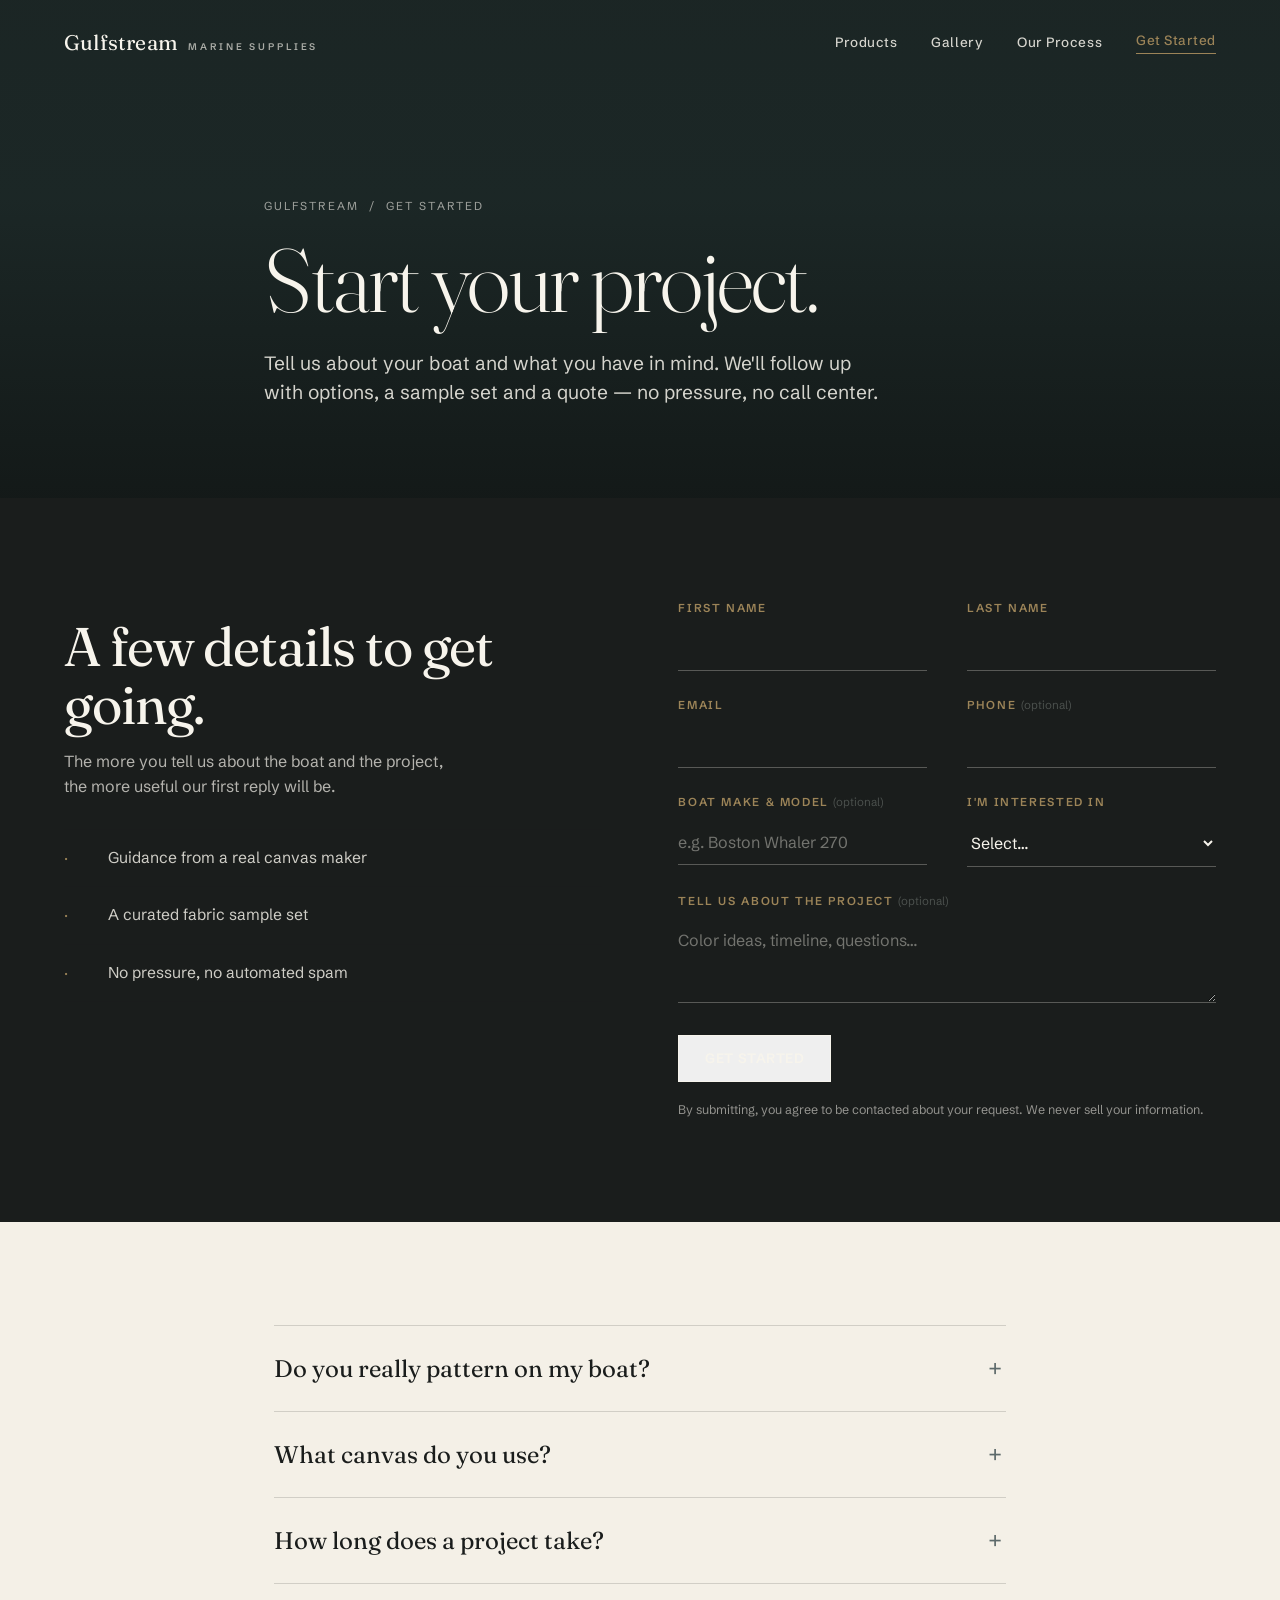
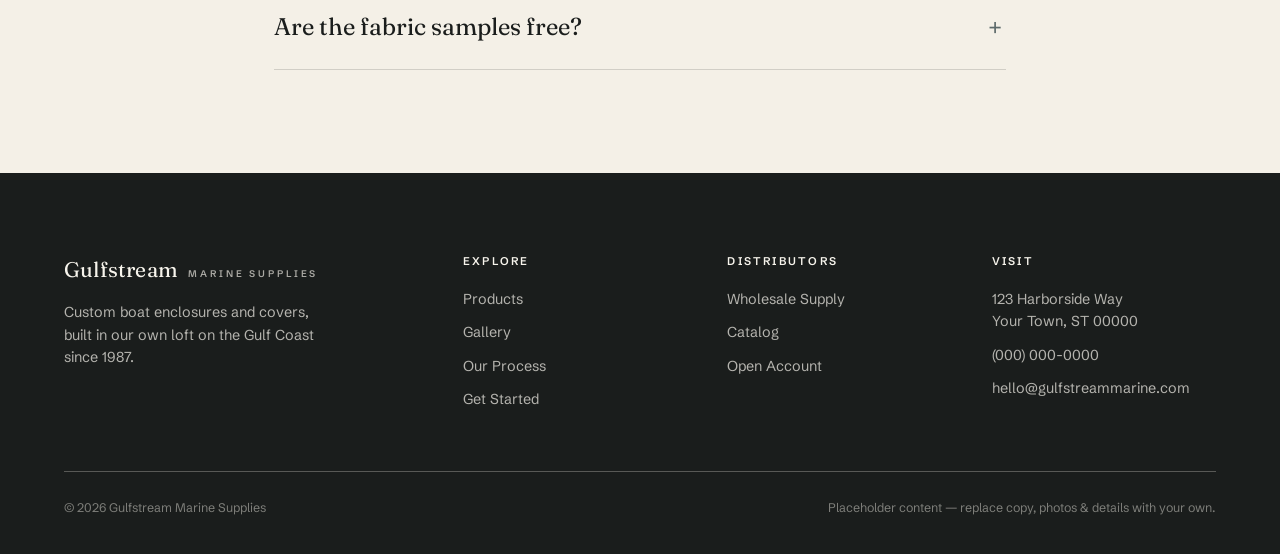
<file: get-started.html>
<!DOCTYPE html>
<html lang="en">
<head>
  <meta charset="UTF-8" />
  <meta name="viewport" content="width=device-width, initial-scale=1.0" />
  <title>Get Started — Request a Quote | Gulfstream Marine Supplies</title>
  <meta name="description" content="Start your custom marine canvas project — tell us about your boat and we'll follow up with options, a sample set and a quote." />
  <meta name="theme-color" content="#1a1d1c" />
  <meta property="og:title" content="Get Started — Gulfstream Marine Supplies" />
  <meta property="og:type" content="website" />
  <link rel="icon" href="data:image/svg+xml,%3Csvg xmlns='http://www.w3.org/2000/svg' viewBox='0 0 40 40'%3E%3Crect width='40' height='40' fill='%231a1d1c'/%3E%3Cg fill='none' stroke='%239c8458' stroke-width='1.5' stroke-linecap='round'%3E%3Cpath d='M10 22c2.5 0 2.5-2 5-2s2.5 2 5 2 2.5-2 5-2 2.5 2 5 2'/%3E%3Cpath d='M10 27c2.5 0 2.5-2 5-2s2.5 2 5 2 2.5-2 5-2 2.5 2 5 2' opacity='.55'/%3E%3C/g%3E%3C/svg%3E" />
  <link rel="preconnect" href="https://fonts.googleapis.com" />
  <link rel="preconnect" href="https://fonts.gstatic.com" crossorigin />
  <link href="https://fonts.googleapis.com/css2?family=Fraunces:ital,opsz,wght@0,9..144,300;0,9..144,400;0,9..144,500;1,9..144,400&family=Schibsted+Grotesk:wght@400;500;600;700&display=swap" rel="stylesheet" />
  <link rel="stylesheet" href="styles.css" />
</head>
<body>

  <!-- ============ NAV ============ -->
  <header class="nav" id="nav">
    <div class="wrap nav__inner">
      <a href="index.html" class="brand" aria-label="Gulfstream Marine Supplies — home">
        <span class="brand__name">Gulfstream</span>
        <span class="brand__sub">Marine Supplies</span>
      </a>
      <nav class="nav__links" aria-label="Primary">
        <a href="products.html">Products</a>
        <a href="gallery.html">Gallery</a>
        <a href="process.html">Our Process</a>
        <a href="get-started.html" class="contact is-active">Get Started</a>
      </nav>
      <button class="nav__toggle" aria-label="Toggle menu" aria-expanded="false"><span></span><span></span><span></span></button>
    </div>
  </header>

  <!-- ============ PAGE HERO ============ -->
  <section class="phero" id="top">
    <div class="phero__fallback" aria-hidden="true"></div>
    <img class="phero__img" src="https://loremflickr.com/1920/1280/sailboat,ocean?lock=12" alt="" aria-hidden="true" decoding="async" onerror="this.remove()" />
    <div class="wrap phero__inner">
      <p class="phero__crumb"><a href="index.html">Gulfstream</a> &nbsp;/&nbsp; Get Started</p>
      <h1 class="phero__title">Start your project.</h1>
      <p class="phero__lead">Tell us about your boat and what you have in mind. We'll follow up with options, a sample set and a quote — no pressure, no call center.</p>
    </div>
  </section>

  <!-- ============ FORM ============ -->
  <section class="block block--ink" id="quote">
    <div class="wrap split2">
      <div class="reveal">
        <h2 style="font-family:var(--serif);font-weight:400;font-size:clamp(1.9rem,4.4vw,3.4rem);letter-spacing:-0.02em;line-height:1.06;margin:18px 0 16px;color:var(--cream)">A few details to get going.</h2>
        <p style="color:rgba(247,244,236,0.7);max-width:38ch">The more you tell us about the boat and the project, the more useful our first reply will be.</p>
        <ul class="hlist" style="margin-top:30px">
          <li><span class="k">·</span><span style="color:rgba(247,244,236,0.82)">Guidance from a real canvas maker</span></li>
          <li><span class="k">·</span><span style="color:rgba(247,244,236,0.82)">A curated fabric sample set</span></li>
          <li><span class="k">·</span><span style="color:rgba(247,244,236,0.82)">No pressure, no automated spam</span></li>
        </ul>
      </div>

      <form class="form form--wide reveal" data-d="1" id="sampleForm" novalidate>
        <div class="form__row">
          <label class="field"><span>First name</span><input type="text" name="firstName" autocomplete="given-name" required /></label>
          <label class="field"><span>Last name</span><input type="text" name="lastName" autocomplete="family-name" required /></label>
        </div>
        <div class="form__row">
          <label class="field"><span>Email</span><input type="email" name="email" autocomplete="email" required /></label>
          <label class="field"><span>Phone <em>(optional)</em></span><input type="tel" name="phone" autocomplete="tel" /></label>
        </div>
        <div class="form__row">
          <label class="field"><span>Boat make &amp; model <em>(optional)</em></span><input type="text" name="boat" placeholder="e.g. Boston Whaler 270" /></label>
          <label class="field"><span>I'm interested in</span>
            <select name="product" required>
              <option value="" disabled selected>Select…</option>
              <option>Full enclosure</option>
              <option>Custom cover</option>
              <option>Bimini / T-top</option>
              <option>Cushions / canvas</option>
              <option>Something else</option>
            </select>
          </label>
        </div>
        <label class="field"><span>Tell us about the project <em>(optional)</em></span><textarea name="notes" rows="3" placeholder="Color ideas, timeline, questions…"></textarea></label>
        <button type="submit" class="btn-line btn-line--cream" style="margin-top:6px">Get Started</button>
        <p class="form__fineprint">By submitting, you agree to be contacted about your request. We never sell your information.</p>
        <div class="form__success" id="formSuccess" hidden>
          <strong>Thank you — your request is in.</strong>
          <p>We'll review your boat details and follow up with options, samples and a quote.</p>
        </div>
      </form>
    </div>
  </section>

  <!-- ============ FAQ ============ -->
  <section class="block">
    <div class="wrap" style="max-width:860px">
      <div class="acc reveal" data-d="1">
        <details><summary>Do you really pattern on my boat?</summary><p>Yes. For the best fit we pattern panels directly on your vessel. For some standard covers we can also work from detailed measurements you provide.</p></details>
        <details><summary>What canvas do you use?</summary><p>Marine-grade, solution-dyed acrylics and coated cloths chosen for UV, mildew and salt resistance — sewn with UV-stable thread and corrosion-proof hardware.</p></details>
        <details><summary>How long does a project take?</summary><p>Most custom covers and biminis run a few weeks from approved pattern to final fit, depending on the piece and season. We'll give you a clear timeline up front.</p></details>
        <details><summary>Are the fabric samples free?</summary><p>Completely. Start a request above and we'll send curated swatches at no cost and no obligation.</p></details>
      </div>
    </div>
  </section>

  <!-- ============ FOOTER ============ -->
  <footer class="footer">
    <div class="wrap">
      <div class="footer__top">
        <div>
          <a href="index.html" class="brand"><span class="brand__name">Gulfstream</span><span class="brand__sub">Marine Supplies</span></a>
          <p>Custom boat enclosures and covers, built in our own loft on the Gulf Coast since 1987.</p>
        </div>
        <div class="footer__col">
          <h4>Explore</h4>
          <a href="products.html">Products</a>
          <a href="gallery.html">Gallery</a>
          <a href="process.html">Our Process</a>
          <a href="get-started.html">Get Started</a>
        </div>
        <div class="footer__col">
          <h4>Distributors</h4>
          <a href="distributors.html">Wholesale Supply</a>
          <a href="distributors.html#catalog">Catalog</a>
          <a href="distributors.html#account">Open Account</a>
        </div>
        <div class="footer__col">
          <h4>Visit</h4>
          <p>123 Harborside Way<br />Your Town, ST 00000</p>
          <a href="tel:+10000000000">(000) 000-0000</a>
          <a href="mailto:hello@gulfstreammarine.com">hello@gulfstreammarine.com</a>
        </div>
      </div>
      <div class="footer__base">
        <span>© <span id="year"></span> Gulfstream Marine Supplies</span>
        <span>Placeholder content — replace copy, photos &amp; details with your own.</span>
      </div>
    </div>
  </footer>

  <script src="script.js"></script>
</body>
</html>
</file>
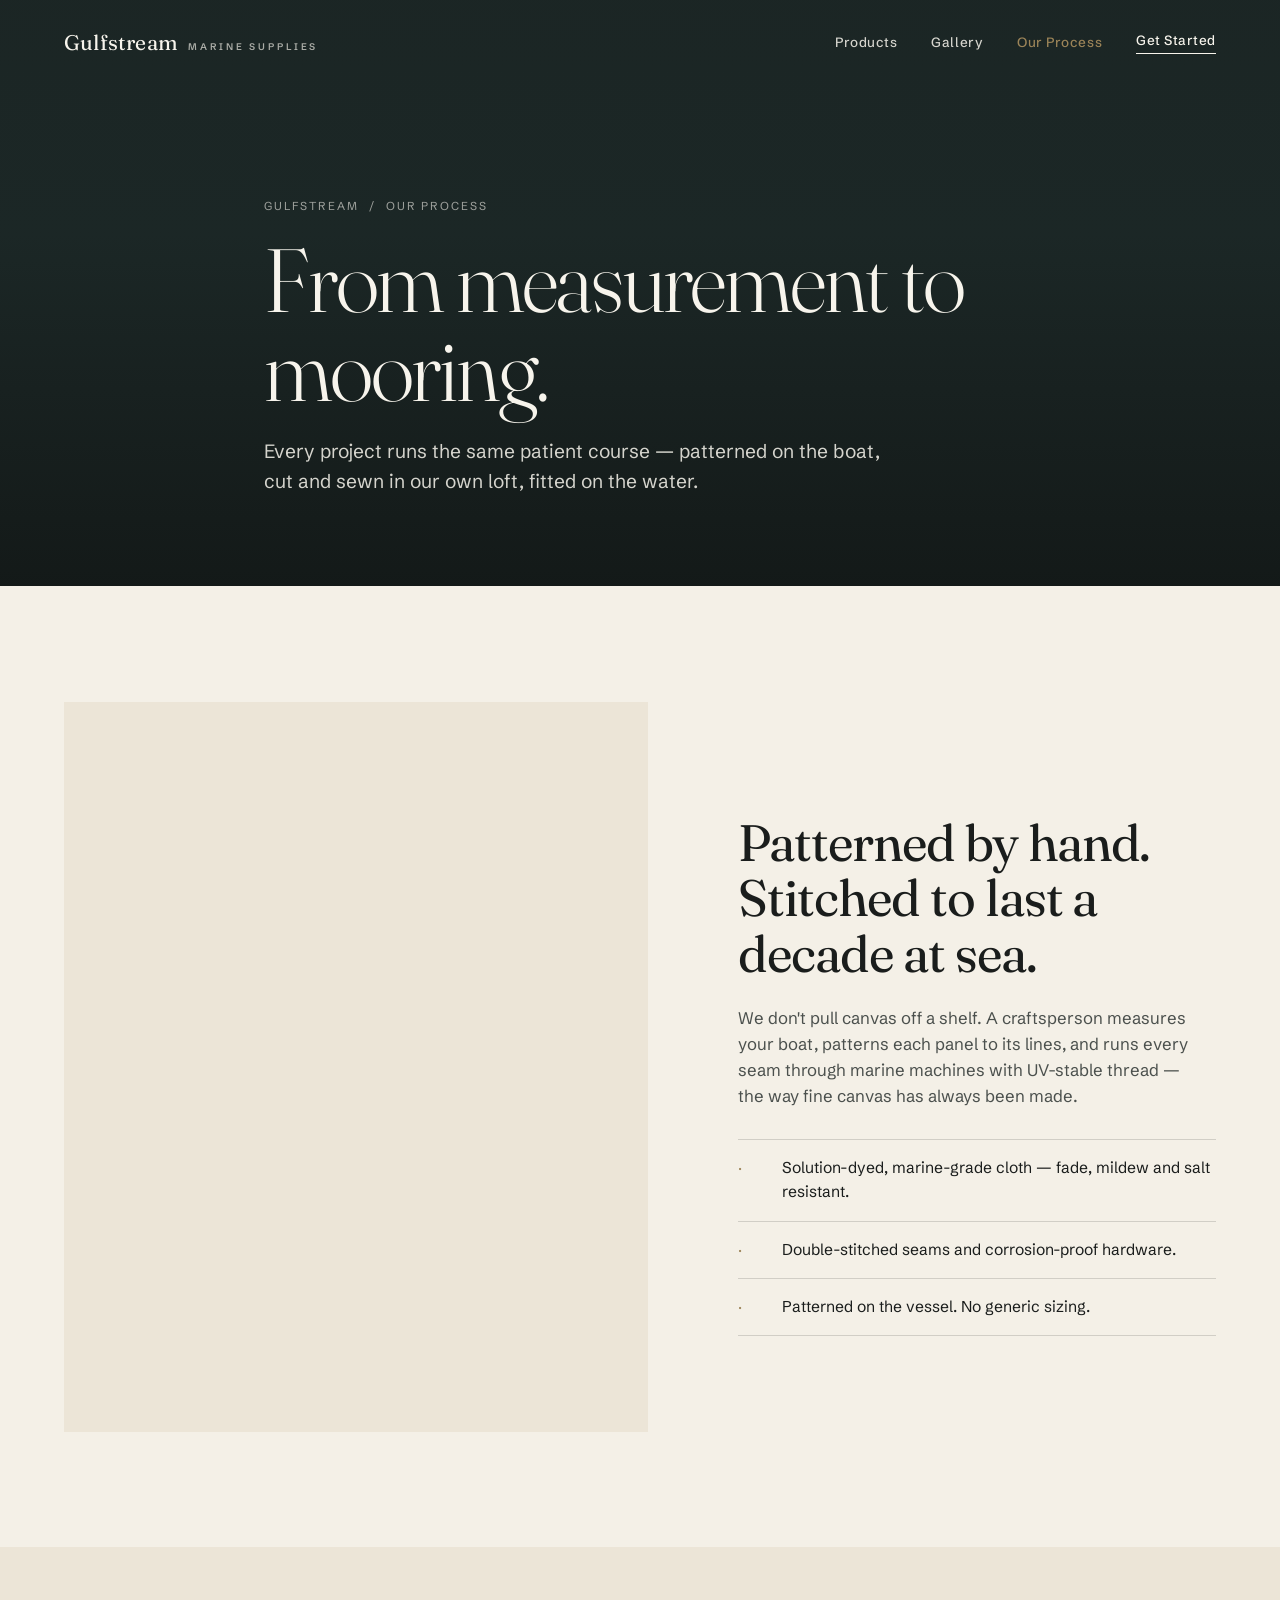
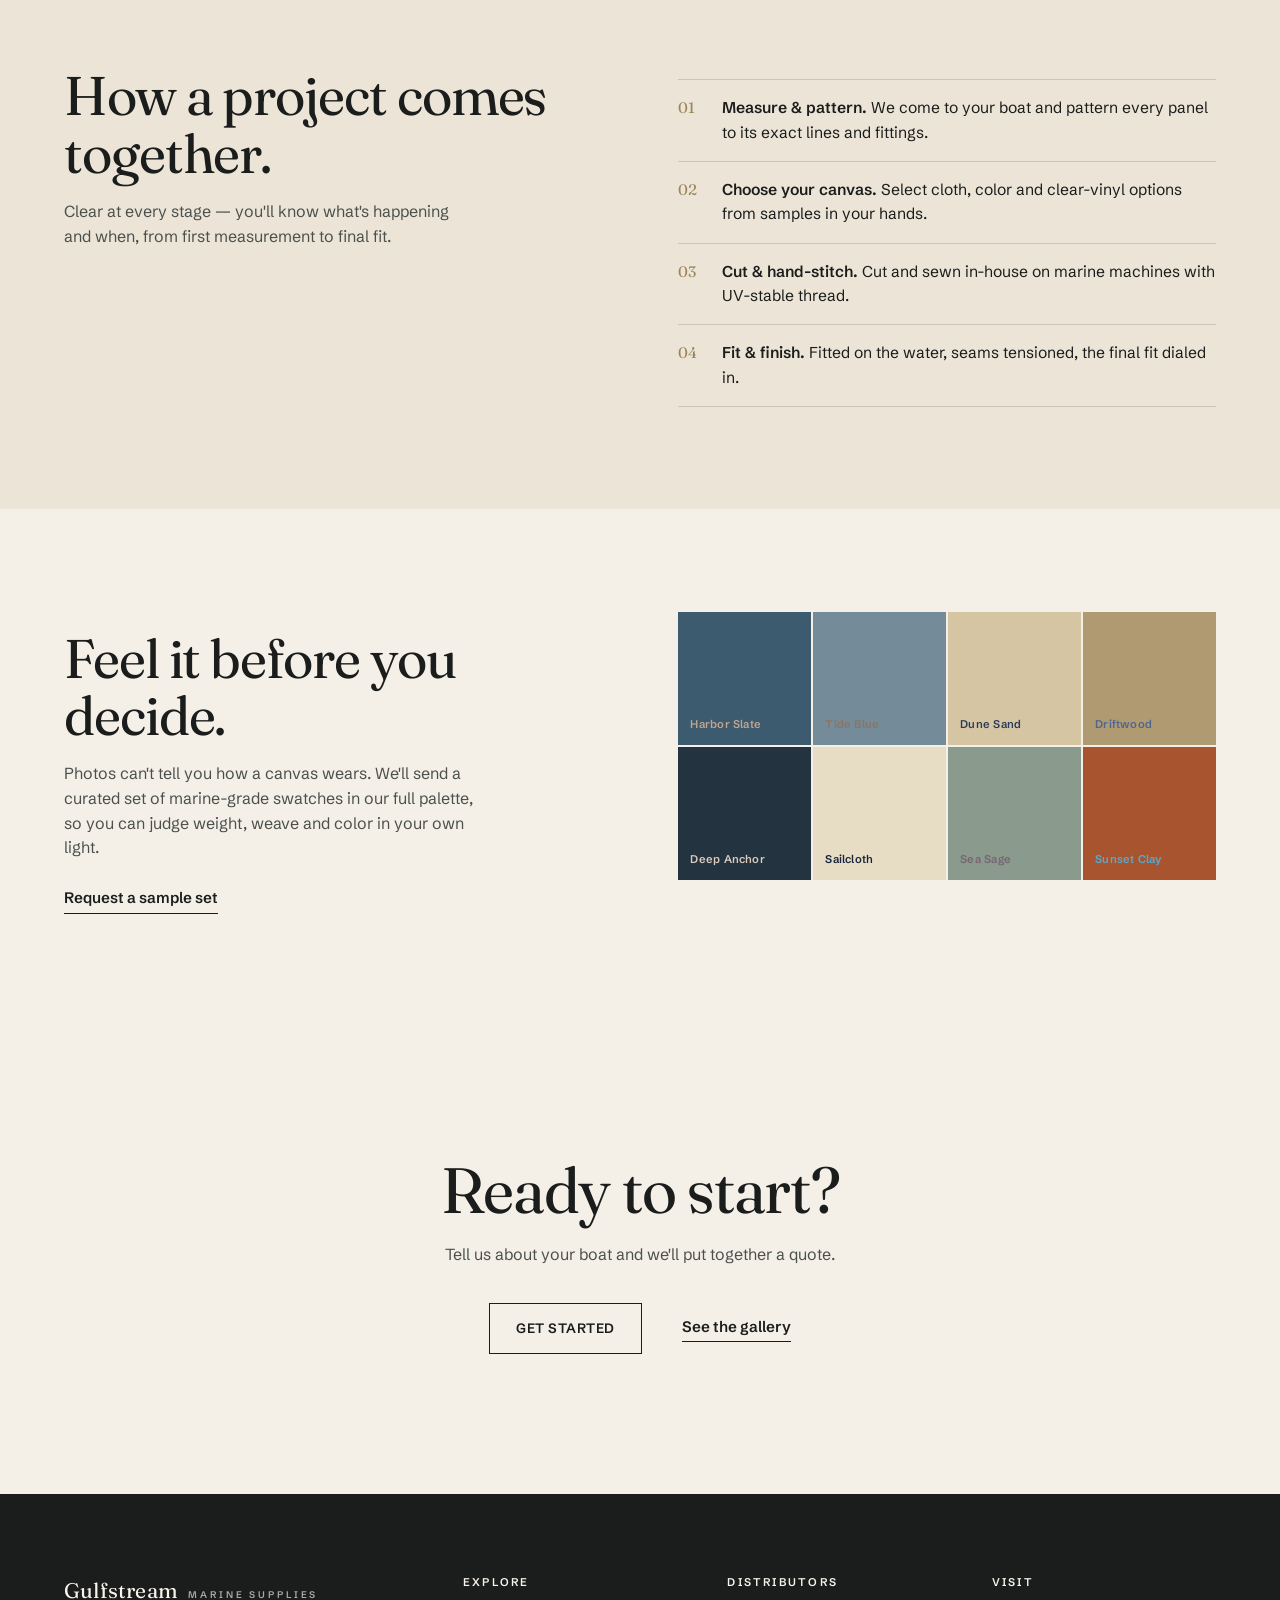
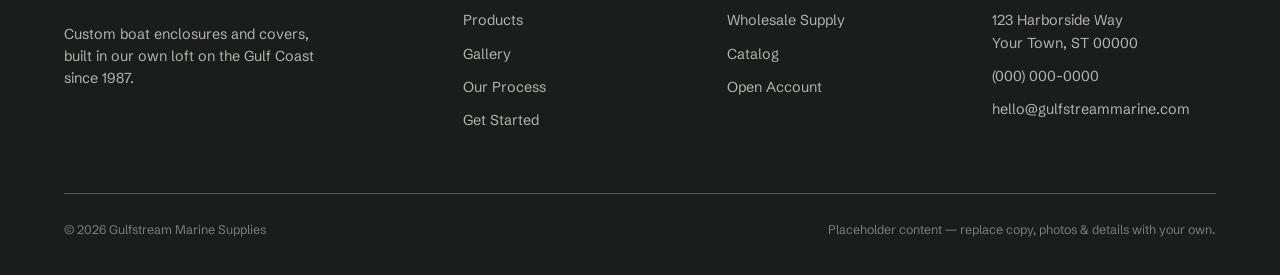
<file: process.html>
<!DOCTYPE html>
<html lang="en">
<head>
  <meta charset="UTF-8" />
  <meta name="viewport" content="width=device-width, initial-scale=1.0" />
  <title>Our Process — Gulfstream Marine Supplies</title>
  <meta name="description" content="How we build marine canvas — patterned on your boat, cut and hand-stitched in our own loft, fitted on the water." />
  <meta name="theme-color" content="#1a1d1c" />
  <meta property="og:title" content="Our Process — Gulfstream Marine Supplies" />
  <meta property="og:type" content="website" />
  <link rel="icon" href="data:image/svg+xml,%3Csvg xmlns='http://www.w3.org/2000/svg' viewBox='0 0 40 40'%3E%3Crect width='40' height='40' fill='%231a1d1c'/%3E%3Cg fill='none' stroke='%239c8458' stroke-width='1.5' stroke-linecap='round'%3E%3Cpath d='M10 22c2.5 0 2.5-2 5-2s2.5 2 5 2 2.5-2 5-2 2.5 2 5 2'/%3E%3Cpath d='M10 27c2.5 0 2.5-2 5-2s2.5 2 5 2 2.5-2 5-2 2.5 2 5 2' opacity='.55'/%3E%3C/g%3E%3C/svg%3E" />
  <link rel="preconnect" href="https://fonts.googleapis.com" />
  <link rel="preconnect" href="https://fonts.gstatic.com" crossorigin />
  <link href="https://fonts.googleapis.com/css2?family=Fraunces:ital,opsz,wght@0,9..144,300;0,9..144,400;0,9..144,500;1,9..144,400&family=Schibsted+Grotesk:wght@400;500;600;700&display=swap" rel="stylesheet" />
  <link rel="stylesheet" href="styles.css" />
</head>
<body>

  <!-- ============ NAV ============ -->
  <header class="nav" id="nav">
    <div class="wrap nav__inner">
      <a href="index.html" class="brand" aria-label="Gulfstream Marine Supplies — home">
        <span class="brand__name">Gulfstream</span>
        <span class="brand__sub">Marine Supplies</span>
      </a>
      <nav class="nav__links" aria-label="Primary">
        <a href="products.html">Products</a>
        <a href="gallery.html">Gallery</a>
        <a href="process.html" class="is-active">Our Process</a>
        <a href="get-started.html" class="contact">Get Started</a>
      </nav>
      <button class="nav__toggle" aria-label="Toggle menu" aria-expanded="false"><span></span><span></span><span></span></button>
    </div>
  </header>

  <!-- ============ PAGE HERO ============ -->
  <section class="phero" id="top">
    <div class="phero__fallback" aria-hidden="true"></div>
    <img class="phero__img" src="https://loremflickr.com/1920/1280/sewing,fabric?lock=73" alt="" aria-hidden="true" decoding="async" onerror="this.remove()" />
    <div class="wrap phero__inner">
      <p class="phero__crumb"><a href="index.html">Gulfstream</a> &nbsp;/&nbsp; Our Process</p>
      <h1 class="phero__title">From measurement to mooring.</h1>
      <p class="phero__lead">Every project runs the same patient course — patterned on the boat, cut and sewn in our own loft, fitted on the water.</p>
    </div>
  </section>

  <!-- ============ CRAFT ============ -->
  <section class="craft">
    <div class="wrap craft__grid">
      <div class="craft__img reveal">
        <span class="fallback" aria-hidden="true"></span>
        <img src="https://loremflickr.com/1200/1500/sewing,fabric?lock=32" alt="Artisan at the sewing bench" loading="lazy" decoding="async" onerror="this.remove()" />
      </div>
      <div class="reveal" data-d="1">
        <h2 class="craft__title">Patterned by hand. Stitched to last a decade at sea.</h2>
        <div class="craft__body">
          <p>We don't pull canvas off a shelf. A craftsperson measures your boat, patterns each panel to its lines, and runs every seam through marine machines with UV-stable thread — the way fine canvas has always been made.</p>
        </div>
        <ul class="hlist" style="margin-top:30px">
          <li><span class="k">·</span><span>Solution-dyed, marine-grade cloth — fade, mildew and salt resistant.</span></li>
          <li><span class="k">·</span><span>Double-stitched seams and corrosion-proof hardware.</span></li>
          <li><span class="k">·</span><span>Patterned on the vessel. No generic sizing.</span></li>
        </ul>
      </div>
    </div>
  </section>

  <!-- ============ STEPS ============ -->
  <section class="block block--deep">
    <div class="wrap split2">
      <div class="reveal">
        <h2 style="font-family:var(--serif);font-weight:400;font-size:clamp(1.9rem,4.4vw,3.4rem);letter-spacing:-0.02em;line-height:1.06;margin:18px 0 16px">How a project comes together.</h2>
        <p style="color:var(--ink-soft);max-width:40ch">Clear at every stage — you'll know what's happening and when, from first measurement to final fit.</p>
      </div>
      <ul class="hlist reveal" data-d="1">
        <li><span class="k">01</span><span><b style="font-weight:600">Measure &amp; pattern.</b> We come to your boat and pattern every panel to its exact lines and fittings.</span></li>
        <li><span class="k">02</span><span><b style="font-weight:600">Choose your canvas.</b> Select cloth, color and clear-vinyl options from samples in your hands.</span></li>
        <li><span class="k">03</span><span><b style="font-weight:600">Cut &amp; hand-stitch.</b> Cut and sewn in-house on marine machines with UV-stable thread.</span></li>
        <li><span class="k">04</span><span><b style="font-weight:600">Fit &amp; finish.</b> Fitted on the water, seams tensioned, the final fit dialed in.</span></li>
      </ul>
    </div>
  </section>

  <!-- ============ THE CLOTH ============ -->
  <section class="block">
    <div class="wrap split2">
      <div class="reveal">
        <h2 style="font-family:var(--serif);font-weight:400;font-size:clamp(1.9rem,4.4vw,3.4rem);letter-spacing:-0.02em;line-height:1.06;margin:18px 0 16px">Feel it before you decide.</h2>
        <p style="color:var(--ink-soft);max-width:42ch">Photos can't tell you how a canvas wears. We'll send a curated set of marine-grade swatches in our full palette, so you can judge weight, weave and color in your own light.</p>
        <a href="get-started.html" class="link" style="margin-top:26px">Request a sample set</a>
      </div>
      <div class="sw reveal" data-d="1" aria-hidden="true">
        <div class="sw__c" style="--s:#3d5b6e"><span>Harbor Slate</span></div>
        <div class="sw__c" style="--s:#748b9a"><span>Tide Blue</span></div>
        <div class="sw__c" style="--s:#d6c5a3"><span>Dune Sand</span></div>
        <div class="sw__c" style="--s:#b09a72"><span>Driftwood</span></div>
        <div class="sw__c" style="--s:#233440"><span>Deep Anchor</span></div>
        <div class="sw__c" style="--s:#e7dcc4"><span>Sailcloth</span></div>
        <div class="sw__c" style="--s:#8a9b8e"><span>Sea Sage</span></div>
        <div class="sw__c" style="--s:#a8552f"><span>Sunset Clay</span></div>
      </div>
    </div>
  </section>

  <!-- ============ CLOSING CTA ============ -->
  <section class="close">
    <div class="wrap">
      <h2 class="reveal">Ready to start?</h2>
      <p class="reveal" data-d="1">Tell us about your boat and we'll put together a quote.</p>
      <div class="close__row reveal" data-d="2">
        <a href="get-started.html" class="btn-line">Get Started</a>
        <a href="gallery.html" class="link">See the gallery</a>
      </div>
    </div>
  </section>

  <!-- ============ FOOTER ============ -->
  <footer class="footer">
    <div class="wrap">
      <div class="footer__top">
        <div>
          <a href="index.html" class="brand"><span class="brand__name">Gulfstream</span><span class="brand__sub">Marine Supplies</span></a>
          <p>Custom boat enclosures and covers, built in our own loft on the Gulf Coast since 1987.</p>
        </div>
        <div class="footer__col">
          <h4>Explore</h4>
          <a href="products.html">Products</a>
          <a href="gallery.html">Gallery</a>
          <a href="process.html">Our Process</a>
          <a href="get-started.html">Get Started</a>
        </div>
        <div class="footer__col">
          <h4>Distributors</h4>
          <a href="distributors.html">Wholesale Supply</a>
          <a href="distributors.html#catalog">Catalog</a>
          <a href="distributors.html#account">Open Account</a>
        </div>
        <div class="footer__col">
          <h4>Visit</h4>
          <p>123 Harborside Way<br />Your Town, ST 00000</p>
          <a href="tel:+10000000000">(000) 000-0000</a>
          <a href="mailto:hello@gulfstreammarine.com">hello@gulfstreammarine.com</a>
        </div>
      </div>
      <div class="footer__base">
        <span>© <span id="year"></span> Gulfstream Marine Supplies</span>
        <span>Placeholder content — replace copy, photos &amp; details with your own.</span>
      </div>
    </div>
  </footer>

  <script src="script.js"></script>
</body>
</html>
</file>
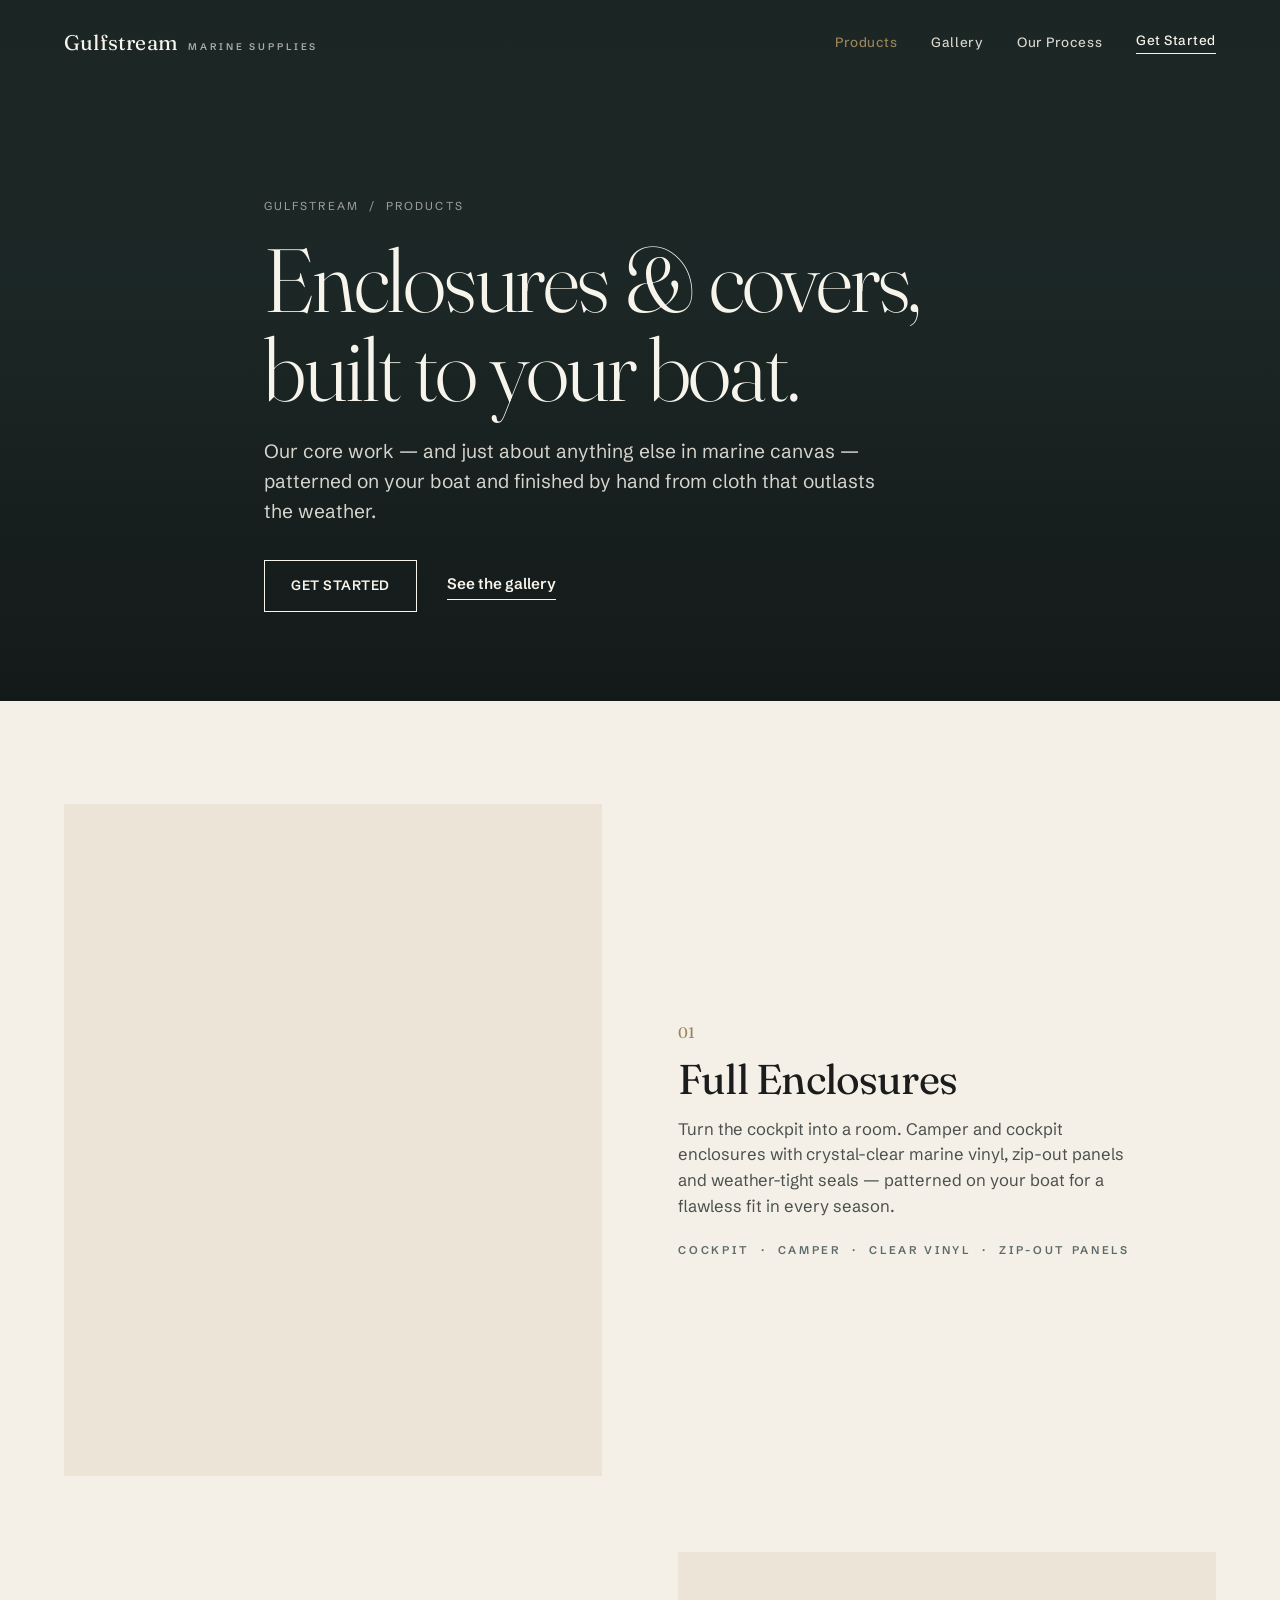
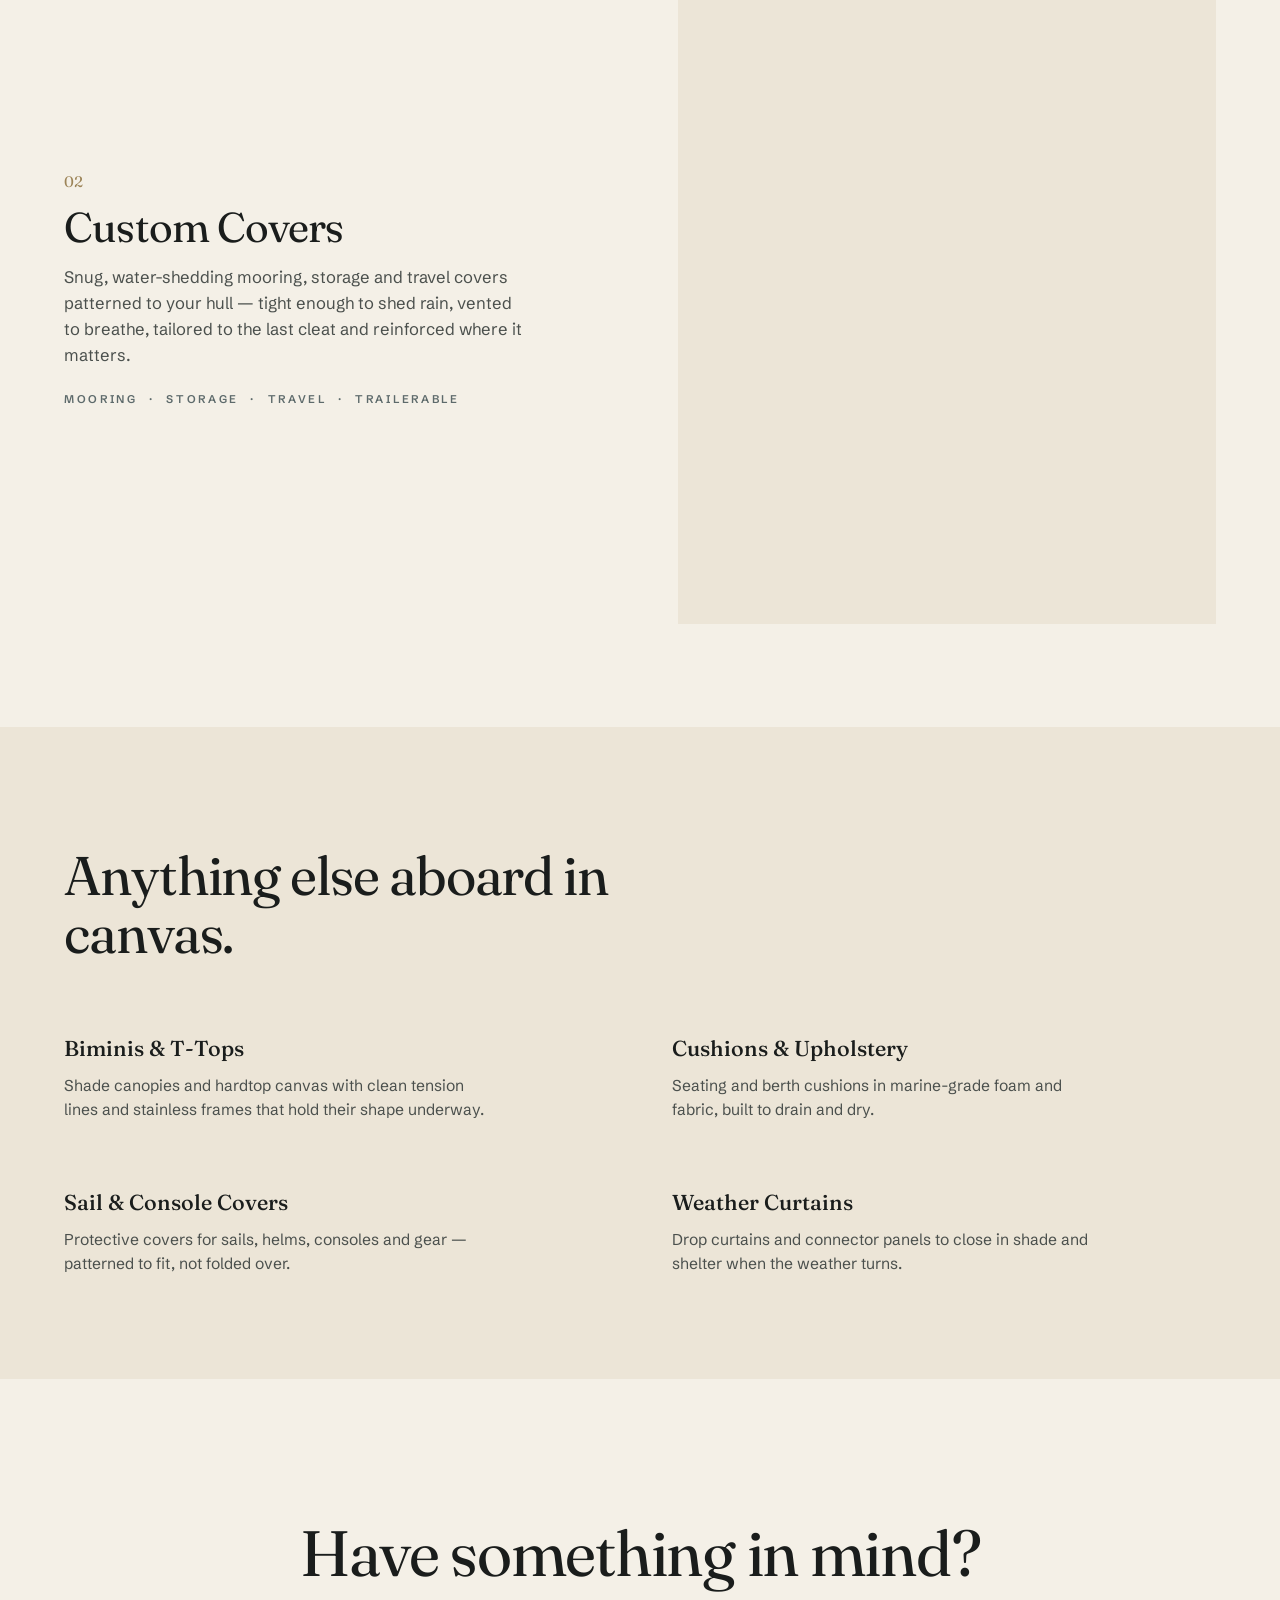
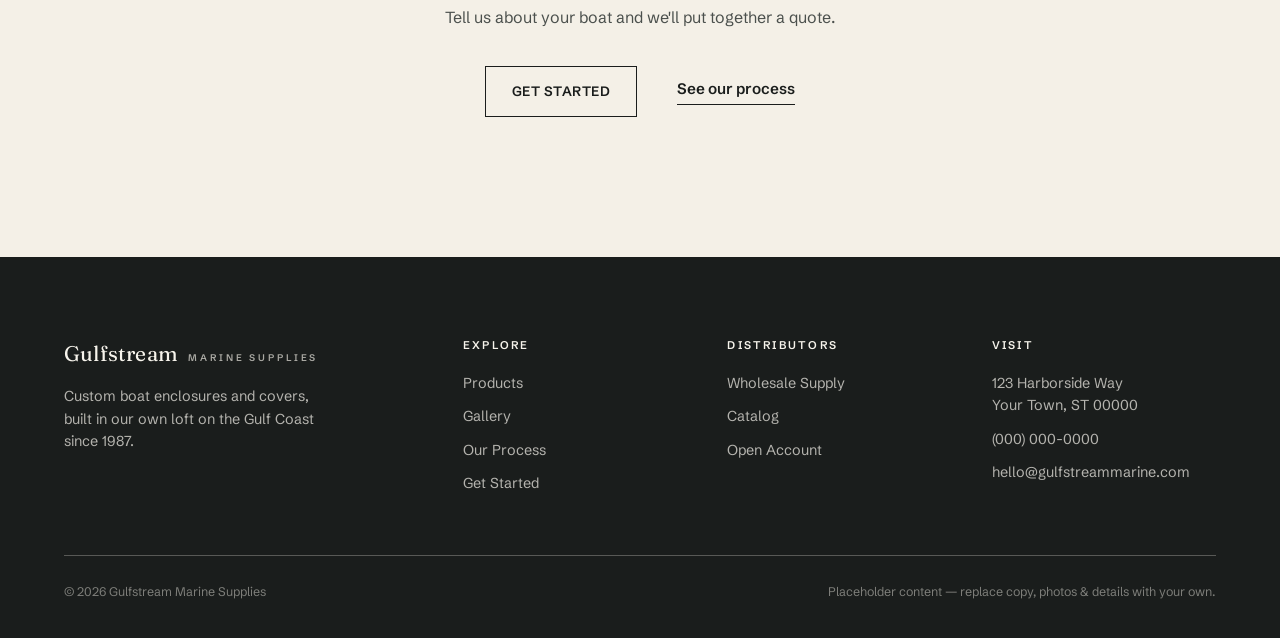
<file: products.html>
<!DOCTYPE html>
<html lang="en">
<head>
  <meta charset="UTF-8" />
  <meta name="viewport" content="width=device-width, initial-scale=1.0" />
  <title>Products — Boat Enclosures &amp; Covers | Gulfstream Marine Supplies</title>
  <meta name="description" content="Custom boat enclosures and covers, plus biminis, T-tops, cushions and marine canvas — patterned to your hull and finished by hand." />
  <meta name="theme-color" content="#1a1d1c" />
  <meta property="og:title" content="Products — Boat Enclosures & Covers | Gulfstream Marine Supplies" />
  <meta property="og:type" content="website" />
  <link rel="icon" href="data:image/svg+xml,%3Csvg xmlns='http://www.w3.org/2000/svg' viewBox='0 0 40 40'%3E%3Crect width='40' height='40' fill='%231a1d1c'/%3E%3Cg fill='none' stroke='%239c8458' stroke-width='1.5' stroke-linecap='round'%3E%3Cpath d='M10 22c2.5 0 2.5-2 5-2s2.5 2 5 2 2.5-2 5-2 2.5 2 5 2'/%3E%3Cpath d='M10 27c2.5 0 2.5-2 5-2s2.5 2 5 2 2.5-2 5-2 2.5 2 5 2' opacity='.55'/%3E%3C/g%3E%3C/svg%3E" />
  <link rel="preconnect" href="https://fonts.googleapis.com" />
  <link rel="preconnect" href="https://fonts.gstatic.com" crossorigin />
  <link href="https://fonts.googleapis.com/css2?family=Fraunces:ital,opsz,wght@0,9..144,300;0,9..144,400;0,9..144,500;1,9..144,400&family=Schibsted+Grotesk:wght@400;500;600;700&display=swap" rel="stylesheet" />
  <link rel="stylesheet" href="styles.css" />
</head>
<body>

  <!-- ============ NAV ============ -->
  <header class="nav" id="nav">
    <div class="wrap nav__inner">
      <a href="index.html" class="brand" aria-label="Gulfstream Marine Supplies — home">
        <span class="brand__name">Gulfstream</span>
        <span class="brand__sub">Marine Supplies</span>
      </a>
      <nav class="nav__links" aria-label="Primary">
        <a href="products.html" class="is-active">Products</a>
        <a href="gallery.html">Gallery</a>
        <a href="process.html">Our Process</a>
        <a href="get-started.html" class="contact">Get Started</a>
      </nav>
      <button class="nav__toggle" aria-label="Toggle menu" aria-expanded="false"><span></span><span></span><span></span></button>
    </div>
  </header>

  <!-- ============ PAGE HERO ============ -->
  <section class="phero" id="top">
    <div class="phero__fallback" aria-hidden="true"></div>
    <img class="phero__img" src="https://loremflickr.com/1920/1280/yacht,boat?lock=53" alt="" aria-hidden="true" decoding="async" onerror="this.remove()" />
    <div class="wrap phero__inner">
      <p class="phero__crumb"><a href="index.html">Gulfstream</a> &nbsp;/&nbsp; Products</p>
      <h1 class="phero__title">Enclosures &amp; covers, built to your boat.</h1>
      <p class="phero__lead">Our core work — and just about anything else in marine canvas — patterned on your boat and finished by hand from cloth that outlasts the weather.</p>
      <div class="phero__cta">
        <a href="get-started.html" class="btn-line btn-line--cream">Get Started</a>
        <a href="gallery.html" class="link link--cream">See the gallery</a>
      </div>
    </div>
  </section>

  <!-- ============ LEAD PRODUCTS ============ -->
  <section class="block" id="products">
    <div class="wrap">
      <div class="feat reveal">
        <div class="feat__media"><span class="fallback" aria-hidden="true"></span><img src="https://loremflickr.com/1100/1400/yacht,boat?lock=53" alt="Full cockpit enclosure with clear vinyl" loading="lazy" decoding="async" onerror="this.remove()" /></div>
        <div>
          <span class="feat__no">01</span>
          <h3 class="feat__title">Full Enclosures</h3>
          <p class="feat__body">Turn the cockpit into a room. Camper and cockpit enclosures with crystal-clear marine vinyl, zip-out panels and weather-tight seals — patterned on your boat for a flawless fit in every season.</p>
          <p class="label" style="margin-top:22px">Cockpit &nbsp;·&nbsp; Camper &nbsp;·&nbsp; Clear vinyl &nbsp;·&nbsp; Zip-out panels</p>
        </div>
      </div>

      <div class="feat rev reveal">
        <div class="feat__media"><span class="fallback" aria-hidden="true"></span><img src="https://loremflickr.com/1100/1400/boat?lock=51" alt="Fitted mooring cover" loading="lazy" decoding="async" onerror="this.remove()" /></div>
        <div>
          <span class="feat__no">02</span>
          <h3 class="feat__title">Custom Covers</h3>
          <p class="feat__body">Snug, water-shedding mooring, storage and travel covers patterned to your hull — tight enough to shed rain, vented to breathe, tailored to the last cleat and reinforced where it matters.</p>
          <p class="label" style="margin-top:22px">Mooring &nbsp;·&nbsp; Storage &nbsp;·&nbsp; Travel &nbsp;·&nbsp; Trailerable</p>
        </div>
      </div>
    </div>
  </section>

  <!-- ============ SECONDARY PRODUCTS ============ -->
  <section class="block block--deep">
    <div class="wrap">
      <div class="sec-head reveal">
        <h2>Anything else aboard in canvas.</h2>
      </div>
      <div class="minor reveal" data-d="1" style="border-top:0;padding-top:0;margin-top:0">
        <div class="minor__grid">
          <div>
            <h3>Biminis &amp; T-Tops</h3>
            <p>Shade canopies and hardtop canvas with clean tension lines and stainless frames that hold their shape underway.</p>
          </div>
          <div>
            <h3>Cushions &amp; Upholstery</h3>
            <p>Seating and berth cushions in marine-grade foam and fabric, built to drain and dry.</p>
          </div>
          <div>
            <h3>Sail &amp; Console Covers</h3>
            <p>Protective covers for sails, helms, consoles and gear — patterned to fit, not folded over.</p>
          </div>
          <div>
            <h3>Weather Curtains</h3>
            <p>Drop curtains and connector panels to close in shade and shelter when the weather turns.</p>
          </div>
        </div>
      </div>
    </div>
  </section>

  <!-- ============ CLOSING CTA ============ -->
  <section class="close">
    <div class="wrap">
      <h2 class="reveal">Have something in mind?</h2>
      <p class="reveal" data-d="1">Tell us about your boat and we'll put together a quote.</p>
      <div class="close__row reveal" data-d="2">
        <a href="get-started.html" class="btn-line">Get Started</a>
        <a href="process.html" class="link">See our process</a>
      </div>
    </div>
  </section>

  <!-- ============ FOOTER ============ -->
  <footer class="footer">
    <div class="wrap">
      <div class="footer__top">
        <div>
          <a href="index.html" class="brand"><span class="brand__name">Gulfstream</span><span class="brand__sub">Marine Supplies</span></a>
          <p>Custom boat enclosures and covers, built in our own loft on the Gulf Coast since 1987.</p>
        </div>
        <div class="footer__col">
          <h4>Explore</h4>
          <a href="products.html">Products</a>
          <a href="gallery.html">Gallery</a>
          <a href="process.html">Our Process</a>
          <a href="get-started.html">Get Started</a>
        </div>
        <div class="footer__col">
          <h4>Distributors</h4>
          <a href="distributors.html">Wholesale Supply</a>
          <a href="distributors.html#catalog">Catalog</a>
          <a href="distributors.html#account">Open Account</a>
        </div>
        <div class="footer__col">
          <h4>Visit</h4>
          <p>123 Harborside Way<br />Your Town, ST 00000</p>
          <a href="tel:+10000000000">(000) 000-0000</a>
          <a href="mailto:hello@gulfstreammarine.com">hello@gulfstreammarine.com</a>
        </div>
      </div>
      <div class="footer__base">
        <span>© <span id="year"></span> Gulfstream Marine Supplies</span>
        <span>Placeholder content — replace copy, photos &amp; details with your own.</span>
      </div>
    </div>
  </footer>

  <script src="script.js"></script>
</body>
</html>
</file>
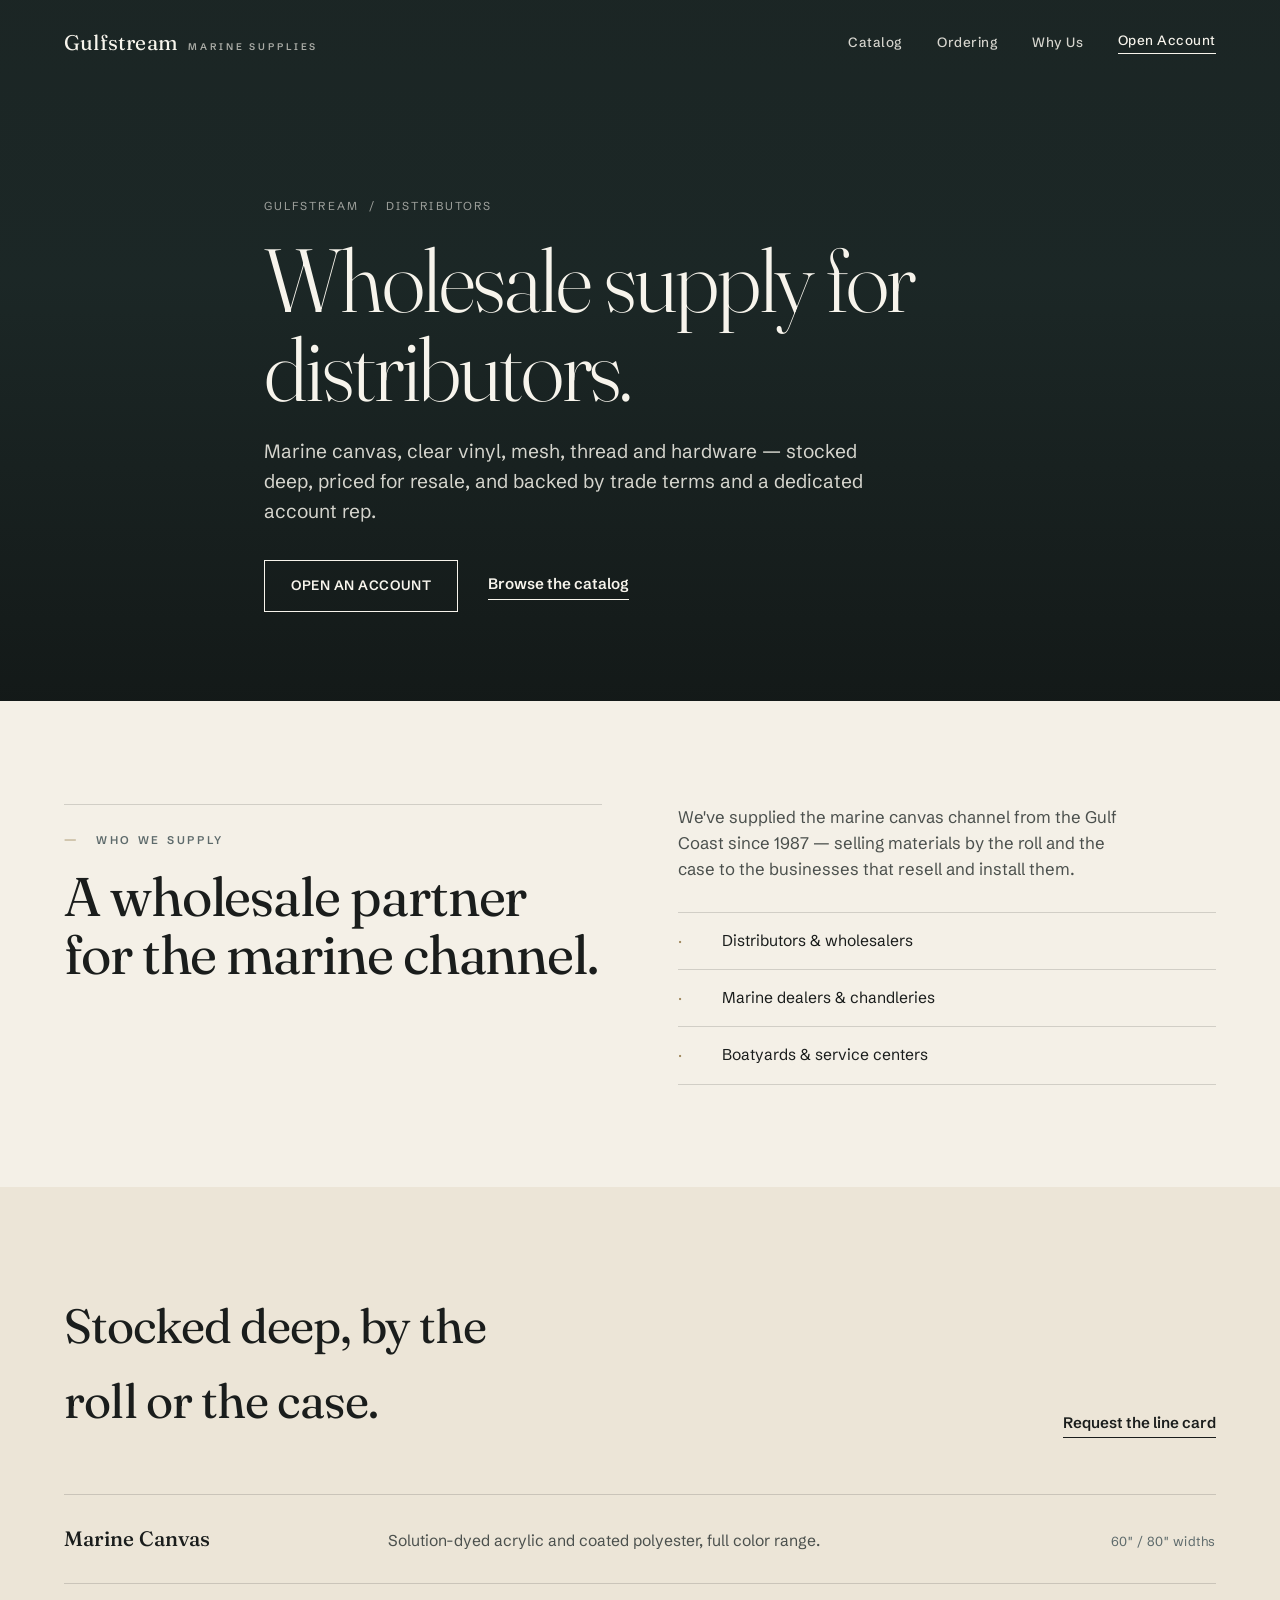
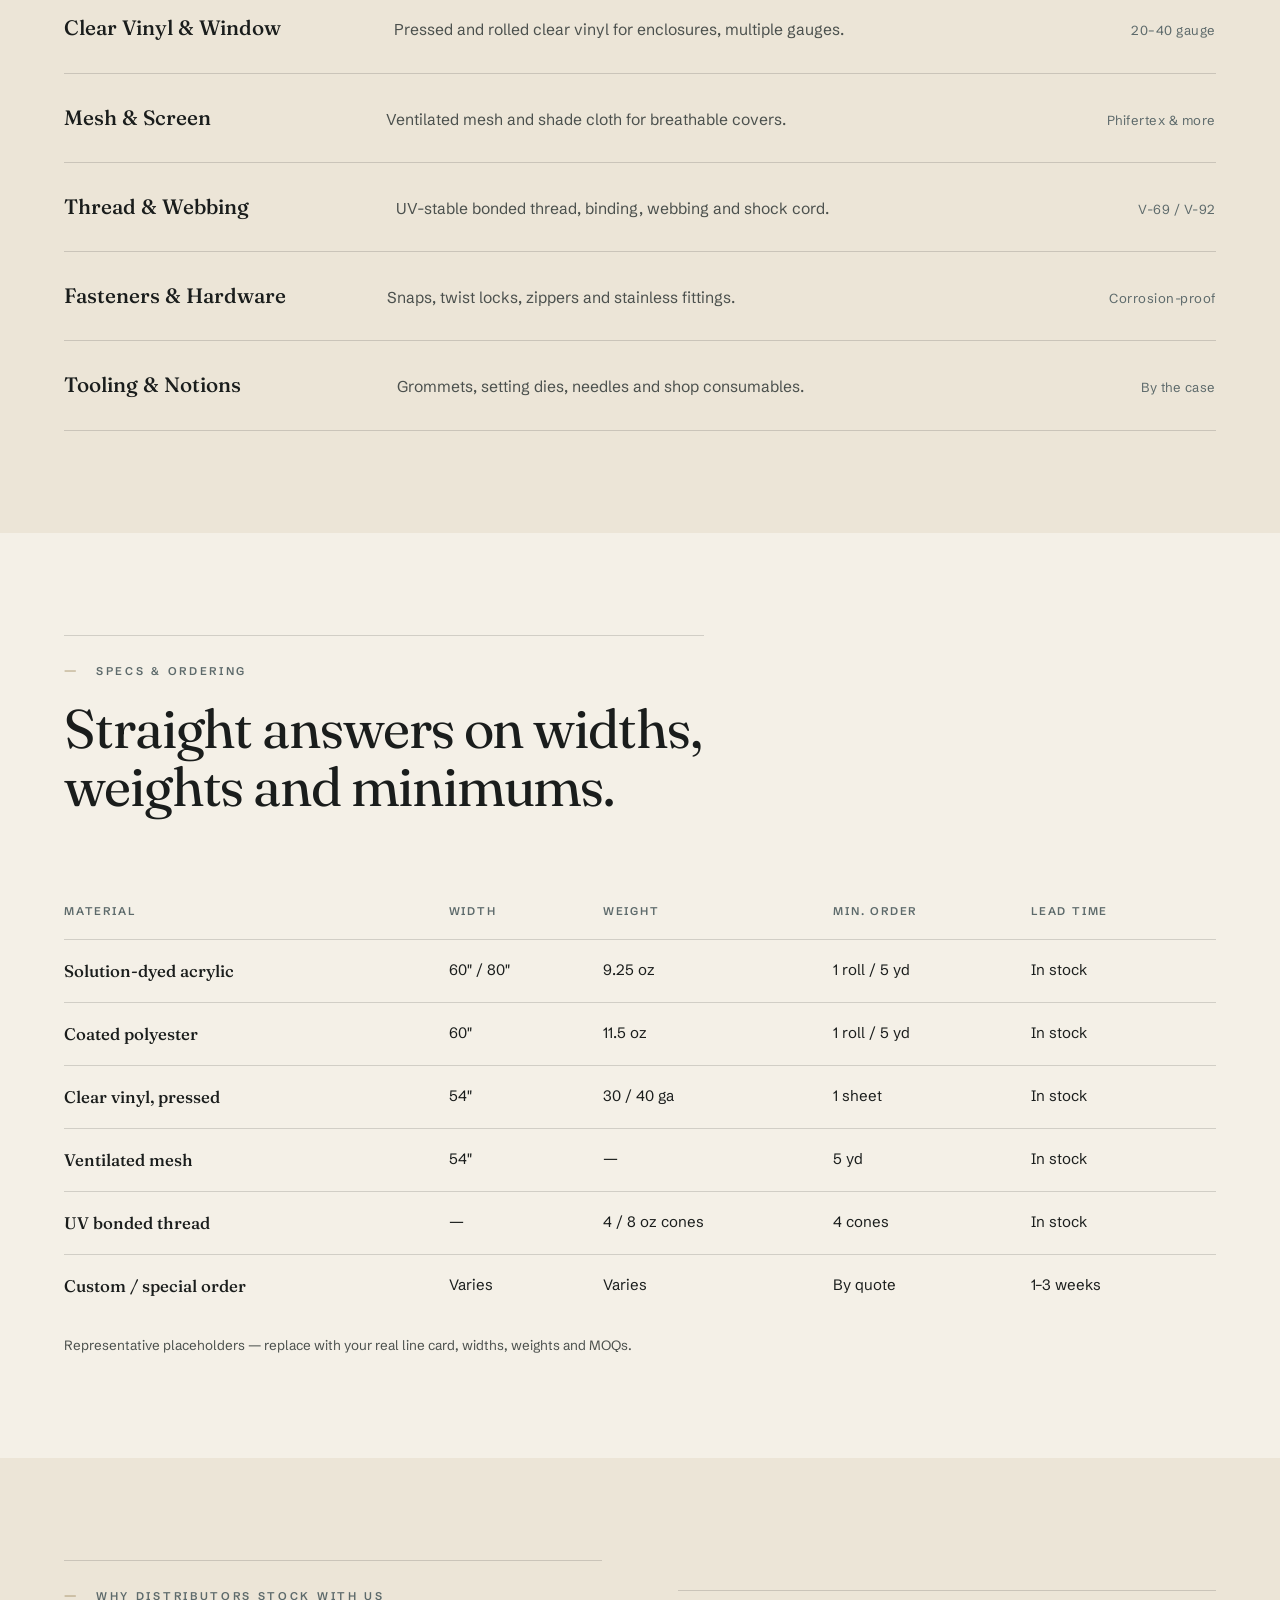
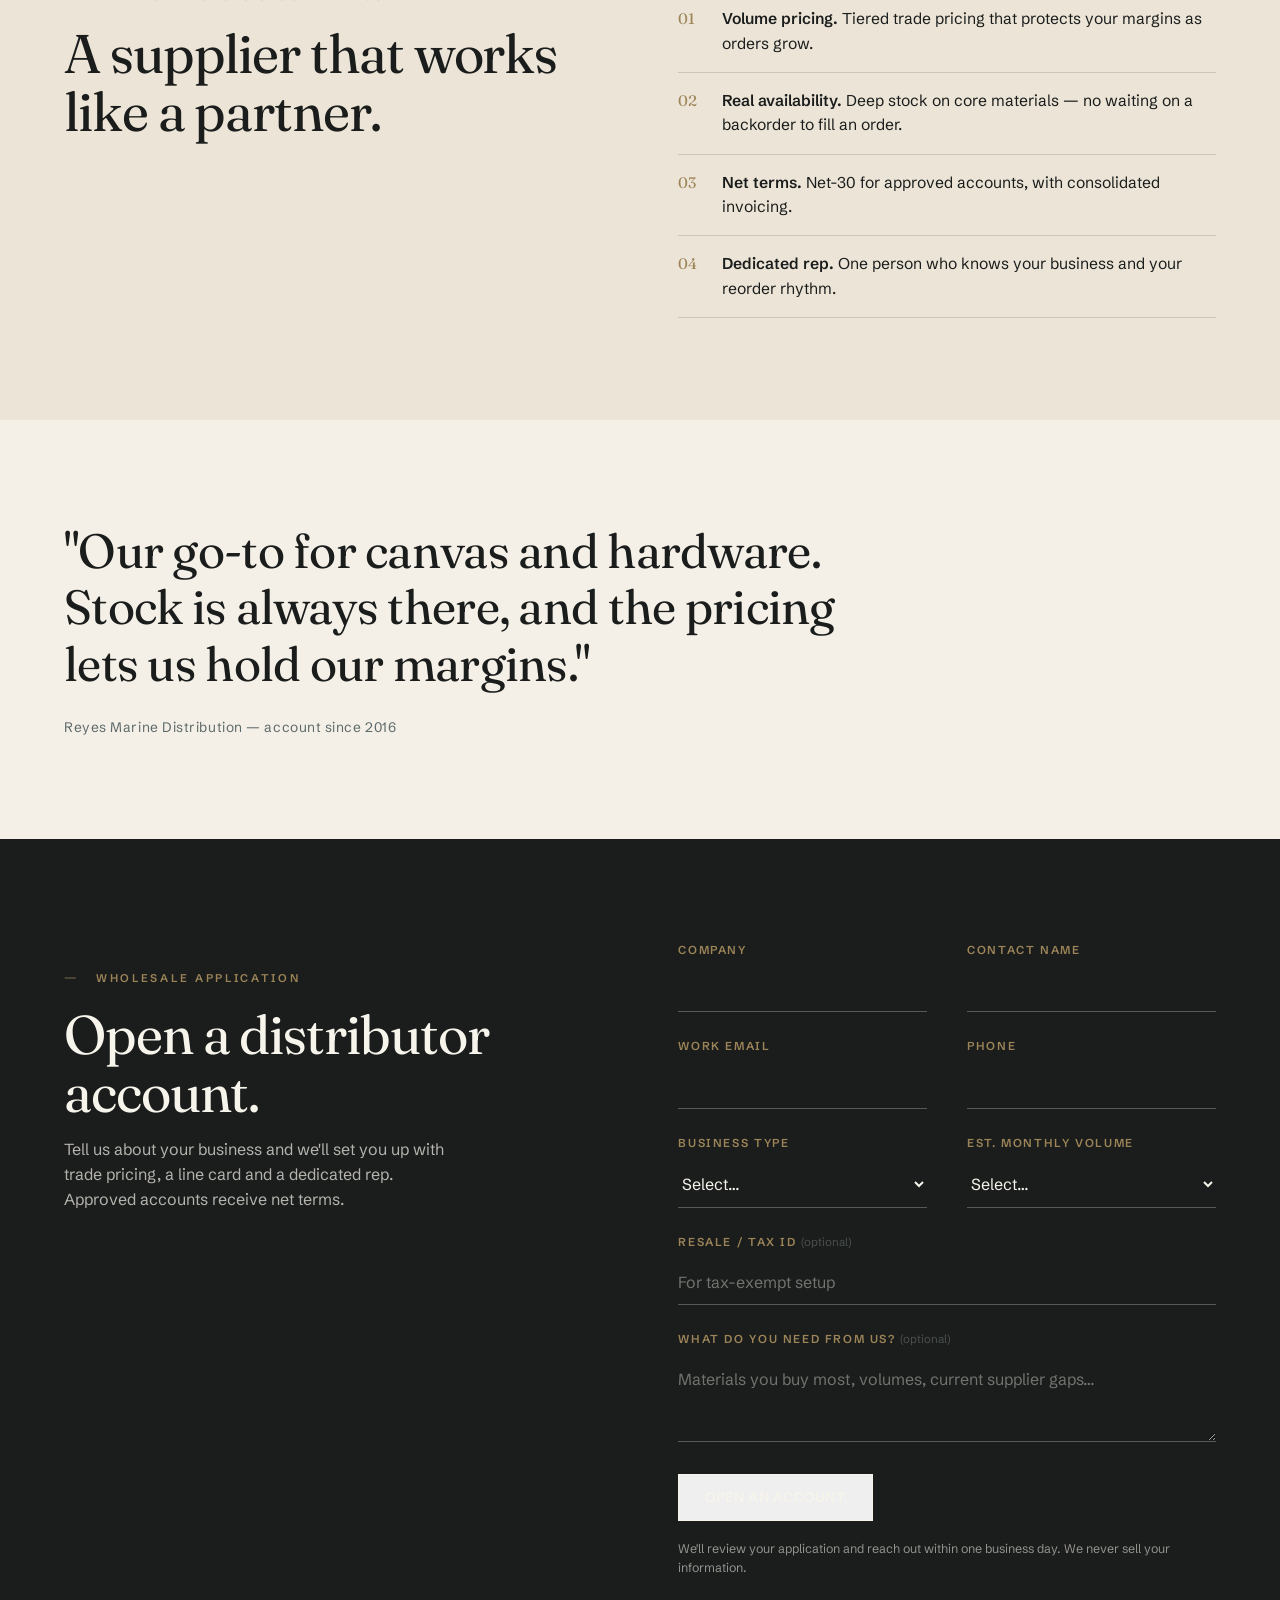
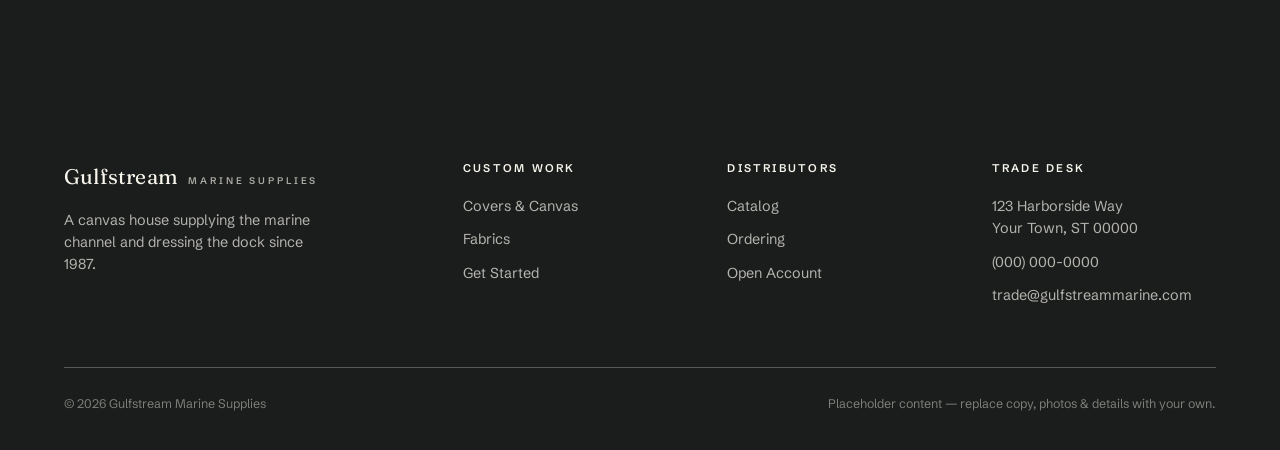
<file: trade.html>
<!DOCTYPE html>
<html lang="en">
<head>
  <meta charset="UTF-8" />
  <meta name="viewport" content="width=device-width, initial-scale=1.0" />
  <title>Wholesale &amp; Distribution — Gulfstream Marine Supplies</title>
  <meta name="description" content="Wholesale marine canvas, vinyl, mesh, thread and hardware for distributors and dealers. Stocked deep, priced for resale, with trade terms. Open a distributor account." />
  <meta name="theme-color" content="#1a1d1c" />
  <meta property="og:title" content="Wholesale & Distribution — Gulfstream Marine Supplies" />
  <meta property="og:description" content="Wholesale marine canvas and supplies for distributors and dealers. Stocked deep, priced for resale." />
  <meta property="og:type" content="website" />
  <link rel="icon" href="data:image/svg+xml,%3Csvg xmlns='http://www.w3.org/2000/svg' viewBox='0 0 40 40'%3E%3Crect width='40' height='40' fill='%231a1d1c'/%3E%3Cg fill='none' stroke='%239c8458' stroke-width='1.5' stroke-linecap='round'%3E%3Cpath d='M10 22c2.5 0 2.5-2 5-2s2.5 2 5 2 2.5-2 5-2 2.5 2 5 2'/%3E%3Cpath d='M10 27c2.5 0 2.5-2 5-2s2.5 2 5 2 2.5-2 5-2 2.5 2 5 2' opacity='.55'/%3E%3C/g%3E%3C/svg%3E" />
  <link rel="preconnect" href="https://fonts.googleapis.com" />
  <link rel="preconnect" href="https://fonts.gstatic.com" crossorigin />
  <link href="https://fonts.googleapis.com/css2?family=Fraunces:ital,opsz,wght@0,9..144,300;0,9..144,400;0,9..144,500;1,9..144,400&family=Schibsted+Grotesk:wght@400;500;600;700&display=swap" rel="stylesheet" />
  <link rel="stylesheet" href="home.css" />
</head>
<body>

  <!-- ============ NAV ============ -->
  <header class="nav" id="nav">
    <div class="wrap nav__inner">
      <a href="index.html" class="brand" aria-label="Gulfstream Marine Supplies — home">
        <span class="brand__name">Gulfstream</span>
        <span class="brand__sub">Marine Supplies</span>
      </a>
      <nav class="nav__links" aria-label="Primary">
        <a href="#catalog">Catalog</a>
        <a href="#specs">Ordering</a>
        <a href="#why">Why Us</a>
        <a href="#account" class="contact">Open Account</a>
      </nav>
      <button class="nav__toggle" aria-label="Toggle menu" aria-expanded="false"><span></span><span></span><span></span></button>
    </div>
  </header>

  <!-- ============ PAGE HERO ============ -->
  <section class="phero" id="top">
    <div class="phero__fallback" aria-hidden="true"></div>
    <img class="phero__img" src="https://loremflickr.com/1920/1280/harbor,boat?lock=14" alt="" aria-hidden="true" decoding="async" onerror="this.remove()" />
    <div class="wrap phero__inner">
      <p class="phero__crumb"><a href="index.html">Gulfstream</a> &nbsp;/&nbsp; Distributors</p>
      <h1 class="phero__title">Wholesale supply for distributors.</h1>
      <p class="phero__lead">Marine canvas, clear vinyl, mesh, thread and hardware — stocked deep, priced for resale, and backed by trade terms and a dedicated account rep.</p>
      <div class="phero__cta">
        <a href="#account" class="btn-line btn-line--cream">Open an Account</a>
        <a href="#catalog" class="link link--cream">Browse the catalog</a>
      </div>
    </div>
  </section>

  <!-- ============ INTRO / WHO ============ -->
  <section class="block">
    <div class="wrap split2">
      <div class="reveal">
        <div class="opener"><span class="opener__no">—</span><span class="label">Who we supply</span></div>
        <h2 style="font-family:var(--serif);font-weight:400;font-size:clamp(1.9rem,4.4vw,3.4rem);letter-spacing:-0.02em;line-height:1.06;margin:18px 0 0">A wholesale partner for the marine channel.</h2>
      </div>
      <div class="reveal" data-d="1">
        <p style="color:var(--ink-soft);font-size:1.05rem;max-width:46ch">We've supplied the marine canvas channel from the Gulf Coast since 1987 — selling materials by the roll and the case to the businesses that resell and install them.</p>
        <ul class="hlist" style="margin-top:30px">
          <li><span class="k">·</span><span>Distributors &amp; wholesalers</span></li>
          <li><span class="k">·</span><span>Marine dealers &amp; chandleries</span></li>
          <li><span class="k">·</span><span>Boatyards &amp; service centers</span></li>
        </ul>
      </div>
    </div>
  </section>

  <!-- ============ CATALOG ============ -->
  <section class="block block--deep" id="catalog">
    <div class="wrap">
      <div class="cat__head reveal">
        <h2 style="font-family:var(--serif);font-weight:400;font-size:clamp(1.9rem,4vw,3rem);letter-spacing:-0.02em;max-width:16ch">Stocked deep, by the roll or the case.</h2>
        <a href="#account" class="link">Request the line card</a>
      </div>
      <div class="cat__list reveal" data-d="1">
        <div class="cat__row"><h3>Marine Canvas</h3><p>Solution-dyed acrylic and coated polyester, full color range.</p><span class="meta">60" / 80" widths</span></div>
        <div class="cat__row"><h3>Clear Vinyl &amp; Window</h3><p>Pressed and rolled clear vinyl for enclosures, multiple gauges.</p><span class="meta">20–40 gauge</span></div>
        <div class="cat__row"><h3>Mesh &amp; Screen</h3><p>Ventilated mesh and shade cloth for breathable covers.</p><span class="meta">Phifertex &amp; more</span></div>
        <div class="cat__row"><h3>Thread &amp; Webbing</h3><p>UV-stable bonded thread, binding, webbing and shock cord.</p><span class="meta">V-69 / V-92</span></div>
        <div class="cat__row"><h3>Fasteners &amp; Hardware</h3><p>Snaps, twist locks, zippers and stainless fittings.</p><span class="meta">Corrosion-proof</span></div>
        <div class="cat__row"><h3>Tooling &amp; Notions</h3><p>Grommets, setting dies, needles and shop consumables.</p><span class="meta">By the case</span></div>
      </div>
    </div>
  </section>

  <!-- ============ SPECS / ORDERING ============ -->
  <section class="block" id="specs">
    <div class="wrap">
      <div class="sec-head reveal">
        <div class="opener"><span class="opener__no">—</span><span class="label">Specs &amp; ordering</span></div>
        <h2>Straight answers on widths, weights and minimums.</h2>
      </div>
      <div class="spec-wrap reveal" data-d="1">
        <table class="spec">
          <thead><tr><th>Material</th><th>Width</th><th>Weight</th><th>Min. order</th><th>Lead time</th></tr></thead>
          <tbody>
            <tr><td>Solution-dyed acrylic</td><td>60" / 80"</td><td>9.25 oz</td><td>1 roll / 5 yd</td><td>In stock</td></tr>
            <tr><td>Coated polyester</td><td>60"</td><td>11.5 oz</td><td>1 roll / 5 yd</td><td>In stock</td></tr>
            <tr><td>Clear vinyl, pressed</td><td>54"</td><td>30 / 40 ga</td><td>1 sheet</td><td>In stock</td></tr>
            <tr><td>Ventilated mesh</td><td>54"</td><td>—</td><td>5 yd</td><td>In stock</td></tr>
            <tr><td>UV bonded thread</td><td>—</td><td>4 / 8 oz cones</td><td>4 cones</td><td>In stock</td></tr>
            <tr><td>Custom / special order</td><td>Varies</td><td>Varies</td><td>By quote</td><td>1–3 weeks</td></tr>
          </tbody>
        </table>
      </div>
      <p style="color:var(--ink-soft);font-size:0.84rem;margin-top:18px">Representative placeholders — replace with your real line card, widths, weights and MOQs.</p>
    </div>
  </section>

  <!-- ============ WHY US ============ -->
  <section class="block block--deep" id="why">
    <div class="wrap split2">
      <div class="reveal">
        <div class="opener"><span class="opener__no">—</span><span class="label">Why distributors stock with us</span></div>
        <h2 style="font-family:var(--serif);font-weight:400;font-size:clamp(1.9rem,4.4vw,3.4rem);letter-spacing:-0.02em;line-height:1.06;margin:18px 0 0">A supplier that works like a partner.</h2>
      </div>
      <ul class="hlist reveal" data-d="1">
        <li><span class="k">01</span><span><b style="font-weight:600">Volume pricing.</b> Tiered trade pricing that protects your margins as orders grow.</span></li>
        <li><span class="k">02</span><span><b style="font-weight:600">Real availability.</b> Deep stock on core materials — no waiting on a backorder to fill an order.</span></li>
        <li><span class="k">03</span><span><b style="font-weight:600">Net terms.</b> Net-30 for approved accounts, with consolidated invoicing.</span></li>
        <li><span class="k">04</span><span><b style="font-weight:600">Dedicated rep.</b> One person who knows your business and your reorder rhythm.</span></li>
      </ul>
    </div>
  </section>

  <!-- ============ PULL QUOTE ============ -->
  <section class="block">
    <div class="wrap">
      <blockquote class="pull reveal">"Our go-to for canvas and hardware. Stock is always there, and the pricing lets us hold our margins."
        <cite>Reyes Marine Distribution — account since 2016</cite>
      </blockquote>
    </div>
  </section>

  <!-- ============ ACCOUNT FORM ============ -->
  <section class="block block--ink" id="account">
    <div class="wrap split2">
      <div class="reveal">
        <div class="opener"><span class="opener__no">—</span><span class="label">Wholesale application</span></div>
        <h2 style="font-family:var(--serif);font-weight:400;font-size:clamp(1.9rem,4.4vw,3.4rem);letter-spacing:-0.02em;line-height:1.06;margin:18px 0 16px;color:var(--cream)">Open a distributor account.</h2>
        <p style="color:rgba(247,244,236,0.7);max-width:40ch">Tell us about your business and we'll set you up with trade pricing, a line card and a dedicated rep. Approved accounts receive net terms.</p>
      </div>

      <form class="form form--wide reveal" data-d="1" id="tradeForm" novalidate>
        <div class="form__row">
          <label class="field"><span>Company</span><input type="text" name="company" autocomplete="organization" required /></label>
          <label class="field"><span>Contact name</span><input type="text" name="contact" autocomplete="name" required /></label>
        </div>
        <div class="form__row">
          <label class="field"><span>Work email</span><input type="email" name="email" autocomplete="email" required /></label>
          <label class="field"><span>Phone</span><input type="tel" name="phone" autocomplete="tel" required /></label>
        </div>
        <div class="form__row">
          <label class="field"><span>Business type</span>
            <select name="businessType" required>
              <option value="" disabled selected>Select…</option>
              <option>Distributor / wholesaler</option>
              <option>Marine dealer / chandlery</option>
              <option>Boatyard / service center</option>
              <option>Other</option>
            </select>
          </label>
          <label class="field"><span>Est. monthly volume</span>
            <select name="volume" required>
              <option value="" disabled selected>Select…</option>
              <option>Under $1k</option>
              <option>$1k – $5k</option>
              <option>$5k – $20k</option>
              <option>$20k+</option>
            </select>
          </label>
        </div>
        <label class="field"><span>Resale / tax ID <em>(optional)</em></span><input type="text" name="resaleId" placeholder="For tax-exempt setup" /></label>
        <label class="field"><span>What do you need from us? <em>(optional)</em></span><textarea name="notes" rows="3" placeholder="Materials you buy most, volumes, current supplier gaps…"></textarea></label>
        <button type="submit" class="btn-line btn-line--cream" style="margin-top:6px">Open an Account</button>
        <p class="form__fineprint">We'll review your application and reach out within one business day. We never sell your information.</p>
        <div class="form__success" id="formSuccess" hidden>
          <strong>Application received — thank you.</strong>
          <p>A rep will review your details and reach out within one business day to set up your account.</p>
        </div>
      </form>
    </div>
  </section>

  <!-- ============ FOOTER ============ -->
  <footer class="footer">
    <div class="wrap">
      <div class="footer__top">
        <div>
          <a href="index.html" class="brand"><span class="brand__name">Gulfstream</span><span class="brand__sub">Marine Supplies</span></a>
          <p>A canvas house supplying the marine channel and dressing the dock since 1987.</p>
        </div>
        <div class="footer__col">
          <h4>Custom Work</h4>
          <a href="custom.html">Covers &amp; Canvas</a>
          <a href="custom.html#fabrics">Fabrics</a>
          <a href="custom.html#quote">Get Started</a>
        </div>
        <div class="footer__col">
          <h4>Distributors</h4>
          <a href="#catalog">Catalog</a>
          <a href="#specs">Ordering</a>
          <a href="#account">Open Account</a>
        </div>
        <div class="footer__col">
          <h4>Trade desk</h4>
          <p>123 Harborside Way<br />Your Town, ST 00000</p>
          <a href="tel:+10000000000">(000) 000-0000</a>
          <a href="mailto:trade@gulfstreammarine.com">trade@gulfstreammarine.com</a>
        </div>
      </div>
      <div class="footer__base">
        <span>© <span id="year"></span> Gulfstream Marine Supplies</span>
        <span>Placeholder content — replace copy, photos &amp; details with your own.</span>
      </div>
    </div>
  </footer>

  <script src="script.js"></script>
</body>
</html>
</file>
<file: styles.css>
/* =========================================================
   GULFSTREAM MARINE SUPPLIES — Home (refined edition)
   Editorial, near-monochrome, flat, hairline-based.
   No gradients · no shadows · no pills · sparse copy.
   ========================================================= */

:root {
  --paper: #f4f0e7;
  --paper-deep: #ece5d7;
  --ink: #1a1d1c;
  --ink-soft: #4b504d;
  --slate: #5d6a6b;
  --cream: #f7f4ec;
  --brass: #9c8458;          /* hairline / label accent ONLY */
  --line: rgba(26, 29, 28, 0.16);
  --line-soft: rgba(26, 29, 28, 0.10);
  --line-cream: rgba(247, 244, 236, 0.28);

  --maxw: 1280px;
  --gutter: clamp(22px, 5vw, 80px);

  --serif: "Fraunces", Georgia, serif;
  --sans: "Schibsted Grotesk", system-ui, -apple-system, sans-serif;
  --ease: cubic-bezier(0.22, 0.61, 0.36, 1);
}

* { box-sizing: border-box; margin: 0; padding: 0; }
html { scroll-behavior: smooth; -webkit-text-size-adjust: 100%; }
body {
  font-family: var(--sans);
  background: var(--paper);
  color: var(--ink);
  line-height: 1.55;
  -webkit-font-smoothing: antialiased;
  overflow-x: hidden;
}
img { display: block; max-width: 100%; }
a { color: inherit; text-decoration: none; }

.wrap { width: 100%; max-width: var(--maxw); margin: 0 auto; padding: 0 var(--gutter); }

/* ---- type primitives ---- */
.label {
  font-size: 0.7rem; font-weight: 600; letter-spacing: 0.24em;
  text-transform: uppercase; color: var(--slate);
}
.label--brass { color: var(--brass); }
.serif { font-family: var(--serif); font-weight: 400; letter-spacing: -0.015em; line-height: 1.04; }
.measure { max-width: 42ch; }

/* editorial text link */
.link {
  font-family: var(--sans); font-weight: 600; font-size: 0.95rem;
  display: inline-block; padding-bottom: 3px;
  border-bottom: 1px solid var(--ink);
  transition: color .3s var(--ease), border-color .3s var(--ease);
}
.link:hover { color: var(--brass); border-color: var(--brass); }
.link--cream { border-color: var(--cream); color: var(--cream); }
.link--cream:hover { color: var(--brass); border-color: var(--brass); }

/* thin outline button (used sparingly) */
.btn-line {
  font-family: var(--sans); font-weight: 600; font-size: 0.85rem;
  letter-spacing: 0.04em; text-transform: uppercase;
  display: inline-block; padding: 14px 26px; border: 1px solid var(--ink);
  transition: background .3s var(--ease), color .3s var(--ease);
}
.btn-line:hover { background: var(--ink); color: var(--paper); }
.btn-line--cream { border-color: var(--cream); color: var(--cream); }
.btn-line--cream:hover { background: var(--cream); color: var(--ink); }

/* hairline section opener (left-aligned, magazine style) */
.opener { border-top: 1px solid var(--line); padding-top: 22px; display: flex; gap: 20px; align-items: baseline; }
.opener__no { font-family: var(--serif); font-size: 0.95rem; color: var(--brass); }

/* =========================================================
   Nav — minimal, no blur, no pill
   ========================================================= */
.nav {
  position: fixed; inset: 0 0 auto 0; z-index: 50;
  padding: 26px 0; transition: background .4s var(--ease), padding .4s var(--ease), border-color .4s;
  border-bottom: 1px solid transparent;
}
.nav.scrolled { background: var(--paper); border-bottom-color: var(--line-soft); padding: 16px 0; }
.nav__inner { display: flex; align-items: center; justify-content: space-between; gap: 30px; }

.brand { display: flex; align-items: baseline; gap: 10px; color: var(--cream); }
.nav.scrolled .brand { color: var(--ink); }
.brand__name { font-family: var(--serif); font-size: 1.32rem; letter-spacing: 0.01em; }
.brand__sub { font-size: 0.6rem; font-weight: 600; letter-spacing: 0.3em; text-transform: uppercase; opacity: 0.65; }

.nav__links { display: flex; gap: 34px; align-items: center; }
.nav__links a {
  font-size: 0.84rem; font-weight: 500; letter-spacing: 0.04em; color: var(--cream); opacity: 0.85;
  transition: opacity .25s, color .25s;
}
.nav__links a.is-active, .nav.scrolled .nav__links a.is-active { color: var(--brass); opacity: 1; }
.nav.scrolled .nav__links a { color: var(--ink); }
.nav__links a:hover { opacity: 1; color: var(--brass); }
.nav__links a.contact { border-bottom: 1px solid currentColor; padding-bottom: 2px; opacity: 1; }

.nav__toggle { display: none; flex-direction: column; gap: 5px; background: none; border: 0; cursor: pointer; padding: 6px; }
.nav__toggle span { width: 24px; height: 1.5px; background: var(--cream); transition: .3s; }
.nav.scrolled .nav__toggle span { background: var(--ink); }

/* =========================================================
   Hero — full-bleed image, headline bottom-left
   ========================================================= */
.hero { position: relative; height: 100svh; min-height: 620px; display: flex; align-items: center; color: var(--cream); }
.hero__img { position: absolute; inset: 0; width: 100%; height: 100%; object-fit: cover; z-index: 0;
  filter: grayscale(0.42) contrast(1.06) brightness(0.82) sepia(0.06); }
.hero::after { content: ""; position: absolute; inset: 0; z-index: 1;
  background: linear-gradient(180deg, rgba(20,22,21,0.34) 0%, rgba(20,22,21,0.12) 38%, rgba(18,20,19,0.72) 100%); }
.hero__fallback { position: absolute; inset: 0; z-index: -1; background: #20302f; }
.hero__inner { position: relative; z-index: 2; width: 100%; padding-top: 64px; }
.hero__title { font-family: var(--serif); font-weight: 300; font-size: clamp(3rem, 9vw, 8rem); line-height: 0.98; letter-spacing: -0.03em; }
.hero__row { margin-top: 36px; display: flex; flex-wrap: wrap; align-items: center; gap: 26px 48px; }
.hero__cta { display: flex; align-items: center; gap: 28px; flex-wrap: wrap; }
.hero__lead { max-width: 38ch; color: rgba(247,244,236,0.84); font-size: 1.02rem; }
.hero__est { position: absolute; right: var(--gutter); top: 50%; transform: translateY(-50%) rotate(90deg); transform-origin: right center;
  z-index: 2; font-size: 0.66rem; letter-spacing: 0.3em; text-transform: uppercase; color: rgba(247,244,236,0.45); }

/* =========================================================
   Manifesto — one idea, lots of air
   ========================================================= */
.manifesto { padding: clamp(72px, 11vw, 132px) 0; }
.manifesto p { font-family: var(--serif); font-weight: 400; font-size: clamp(1.6rem, 3.6vw, 3.1rem); line-height: 1.18; letter-spacing: -0.015em; max-width: 20ch; }
.manifesto p .dim { color: var(--ink-soft); }
.manifesto__foot { margin-top: 46px; display: flex; flex-wrap: wrap; gap: 14px 60px; border-top: 1px solid var(--line); padding-top: 26px; }
.manifesto__foot div { display: flex; flex-direction: column; gap: 3px; }
.manifesto__foot b { font-family: var(--serif); font-size: 1.05rem; font-weight: 500; }
.manifesto__foot span { font-size: 0.82rem; color: var(--ink-soft); }

/* =========================================================
   Two paths — editorial split, image panels
   ========================================================= */
.paths { padding-bottom: clamp(60px, 10vw, 120px); }
.paths__head { margin-bottom: 46px; max-width: 620px; }
.paths__grid { display: grid; grid-template-columns: 1fr 1fr; gap: 4px; }
.path { position: relative; display: block; color: var(--cream); overflow: hidden; aspect-ratio: 4/5; }
.path__img { position: absolute; inset: 0; width: 100%; height: 100%; object-fit: cover;
  filter: grayscale(0.42) contrast(1.06) brightness(0.78) sepia(0.06); transition: transform 1.2s var(--ease); }
.path:hover .path__img { transform: scale(1.04); }
.path__fallback { position: absolute; inset: 0; z-index: 0; background: #243433; }
.path::after { content: ""; position: absolute; inset: 0;
  background: linear-gradient(180deg, rgba(18,20,19,0.05) 30%, rgba(16,19,18,0.78) 100%); }
.path__body { position: absolute; inset: auto 0 0 0; z-index: 1; padding: clamp(26px, 3vw, 44px); }
.path__no { font-size: 0.72rem; letter-spacing: 0.2em; text-transform: uppercase; color: rgba(247,244,236,0.66); }
.path__title { font-family: var(--serif); font-weight: 400; font-size: clamp(1.7rem, 3vw, 2.6rem); margin: 12px 0 14px; line-height: 1.05; }
.path__desc { color: rgba(247,244,236,0.82); font-size: 0.98rem; max-width: 34ch; margin-bottom: 20px; }

/* =========================================================
   Craft — asymmetric image + sparse text
   ========================================================= */
.craft { padding: clamp(64px, 9vw, 120px) 0; }
.craft__grid { display: grid; grid-template-columns: 1.1fr 0.9fr; gap: clamp(36px, 7vw, 110px); align-items: center; }
.craft__img { position: relative; aspect-ratio: 4/5; }
.craft__img img { position: absolute; inset: 0; width: 100%; height: 100%; object-fit: cover;
  filter: grayscale(0.42) contrast(1.06) brightness(0.95) sepia(0.06); }
.craft__img .fallback { position: absolute; inset: 0; z-index: 0; background: var(--paper-deep); }
.craft__title { font-family: var(--serif); font-weight: 400; font-size: clamp(1.9rem, 4vw, 3.2rem); line-height: 1.08; letter-spacing: -0.02em; margin: 18px 0 24px; }
.craft__body p { color: var(--ink-soft); font-size: 1.05rem; max-width: 46ch; }
/* hairline list — NO checkmark circles */
.hlist { list-style: none; margin-top: 30px; }
.hlist li { border-top: 1px solid var(--line); padding: 16px 0; font-size: 0.98rem; color: var(--ink); display: flex; gap: 18px; }
.hlist li:last-child { border-bottom: 1px solid var(--line); }
.hlist .k { font-family: var(--serif); color: var(--brass); font-size: 0.95rem; flex: none; width: 26px; }

/* =========================================================
   Catalog — clean editorial list, no cards/pills/icons
   ========================================================= */
.cat { background: var(--paper-deep); padding: clamp(64px, 9vw, 112px) 0; }
.cat__head { display: flex; justify-content: space-between; align-items: flex-end; flex-wrap: wrap; gap: 20px; margin-bottom: 56px; }
.cat__head h2 { font-family: var(--serif); font-weight: 400; font-size: clamp(1.9rem, 4vw, 3rem); letter-spacing: -0.02em; max-width: 16ch; }
.cat__list { border-top: 1px solid var(--line); }
.cat__row { display: grid; grid-template-columns: 0.6fr 1.4fr auto; gap: 24px; align-items: baseline;
  padding: 28px 0; border-bottom: 1px solid var(--line); transition: padding-left .35s var(--ease); }
.cat__row:hover { padding-left: 14px; }
.cat__row h3 { font-family: var(--serif); font-weight: 500; font-size: 1.3rem; }
.cat__row p { color: var(--ink-soft); font-size: 0.98rem; max-width: 50ch; }
.cat__row .meta { font-size: 0.82rem; color: var(--slate); letter-spacing: 0.04em; white-space: nowrap; }

/* =========================================================
   Closing CTA — quiet
   ========================================================= */
.close { padding: clamp(76px, 11vw, 140px) 0; text-align: center; }
.close h2 { font-family: var(--serif); font-weight: 400; font-size: clamp(2rem, 5vw, 4rem); letter-spacing: -0.02em; max-width: 18ch; margin: 0 auto 18px; line-height: 1.06; }
.close p { color: var(--ink-soft); margin-bottom: 36px; }
.close__row { display: flex; justify-content: center; gap: 16px 40px; flex-wrap: wrap; align-items: center; }

/* =========================================================
   Distributor band — deliberately small / understated
   ========================================================= */
.dist { background: var(--paper-deep); }
.dist__inner { display: flex; align-items: center; justify-content: space-between; gap: 24px 40px;
  flex-wrap: wrap; padding-top: 34px; padding-bottom: 34px; border-top: 1px solid var(--line); border-bottom: 1px solid var(--line); }
.dist__copy { display: flex; align-items: baseline; gap: 18px; flex-wrap: wrap; }
.dist__line { color: var(--ink-soft); font-size: 0.96rem; max-width: 56ch; }

/* =========================================================
   Footer — refined
   ========================================================= */
.footer { background: var(--ink); color: rgba(247,244,236,0.7); padding: 80px 0 36px; }
.footer__top { display: grid; grid-template-columns: 1.6fr 1fr 1fr 1fr; gap: 40px; padding-bottom: 50px; border-bottom: 1px solid var(--line-cream); }
.footer .brand { color: var(--cream); margin-bottom: 16px; }
.footer__top > div > p { font-size: 0.9rem; max-width: 30ch; }
.footer__col h4 { color: var(--cream); font-size: 0.7rem; letter-spacing: 0.2em; text-transform: uppercase; margin-bottom: 18px; font-weight: 600; }
.footer__col a, .footer__col p { display: block; font-size: 0.9rem; margin-bottom: 11px; color: rgba(247,244,236,0.7); transition: color .25s; }
.footer__col a:hover { color: var(--brass); }
.footer__base { display: flex; justify-content: space-between; gap: 16px; flex-wrap: wrap; padding-top: 26px; font-size: 0.78rem; color: rgba(247,244,236,0.45); }

/* =========================================================
   SUBPAGE COMPONENTS (Custom / Distributors)
   ========================================================= */
.block { padding: clamp(60px, 8vw, 112px) 0; }
.block--deep { background: var(--paper-deep); }
.block--ink { background: var(--ink); color: rgba(247,244,236,0.78); }
.block--ink .label { color: var(--brass); }

.sec-head { max-width: 640px; margin-bottom: clamp(40px, 6vw, 70px); }
.sec-head h2 { font-family: var(--serif); font-weight: 400; font-size: clamp(1.9rem, 4.4vw, 3.4rem);
  letter-spacing: -0.02em; line-height: 1.06; margin-top: 18px; }
.sec-head p { color: var(--ink-soft); margin-top: 16px; font-size: 1.05rem; }
.block--ink .sec-head h2 { color: var(--cream); }
.block--ink .sec-head p { color: rgba(247,244,236,0.7); }

/* page hero (subpages) */
.phero { position: relative; display: flex; align-items: flex-end; color: var(--cream); overflow: hidden;
  padding: clamp(150px, 22vh, 250px) 0 clamp(52px, 7vw, 96px); }
.phero__fallback { position: absolute; inset: 0; z-index: 0; background: #20302f; }
.phero__img { position: absolute; inset: 0; width: 100%; height: 100%; object-fit: cover; z-index: 0;
  filter: grayscale(0.42) contrast(1.06) brightness(0.74) sepia(0.06); }
.phero::after { content: ""; position: absolute; inset: 0; z-index: 1;
  background: linear-gradient(180deg, rgba(20,22,21,0.4) 0%, rgba(18,20,19,0.32) 40%, rgba(16,19,18,0.78) 100%); }
.phero__inner { position: relative; z-index: 2; width: 100%; max-width: 880px; }
.phero__crumb { font-size: 0.72rem; letter-spacing: 0.18em; text-transform: uppercase; color: rgba(247,244,236,0.6); margin-bottom: 20px; }
.phero__crumb a { color: inherit; }
.phero__title { font-family: var(--serif); font-weight: 300; font-size: clamp(2.6rem, 7vw, 5.6rem); line-height: 0.99; letter-spacing: -0.025em; }
.phero__lead { margin-top: 24px; max-width: 52ch; color: rgba(247,244,236,0.85); font-size: clamp(1.02rem, 1.5vw, 1.2rem); }
.phero__cta { margin-top: 34px; display: flex; gap: 30px; align-items: center; flex-wrap: wrap; }

/* feature rows (image + text, alternating) */
.feat { display: grid; grid-template-columns: 1fr 1fr; gap: clamp(30px, 6vw, 90px); align-items: center; }
.feat + .feat { margin-top: clamp(40px, 6vw, 84px); }
.feat.rev .feat__media { order: 2; }
.feat__media { position: relative; aspect-ratio: 4/5; overflow: hidden; }
.feat__media img { position: absolute; inset: 0; width: 100%; height: 100%; object-fit: cover;
  filter: grayscale(0.42) contrast(1.06) brightness(0.95) sepia(0.06); }
.feat__media .fallback { position: absolute; inset: 0; z-index: 0; background: var(--paper-deep); }
.feat__no { font-family: var(--serif); color: var(--brass); font-size: 0.95rem; }
.feat__title { font-family: var(--serif); font-weight: 400; font-size: clamp(1.7rem, 3.4vw, 2.6rem); letter-spacing: -0.02em; margin: 12px 0 16px; line-height: 1.06; }
.feat__body { color: var(--ink-soft); font-size: 1.04rem; max-width: 46ch; }

/* swatches — flat, tight, no rounding/texture */
.sw { display: grid; grid-template-columns: repeat(4, 1fr); gap: 2px; }
.sw__c { position: relative; aspect-ratio: 1/1; background: var(--s); }
.sw__c span { position: absolute; left: 12px; bottom: 11px; font-size: 0.7rem; font-weight: 600;
  color: #fff; mix-blend-mode: difference; letter-spacing: 0.02em; }

/* gallery mosaic */
.gal { display: grid; grid-template-columns: repeat(6, 1fr); grid-auto-rows: 1fr; gap: 4px; }
.gal__c { position: relative; overflow: hidden; }
.gal__c img { position: absolute; inset: 0; width: 100%; height: 100%; object-fit: cover;
  filter: grayscale(0.42) contrast(1.06) brightness(0.92) sepia(0.06); transition: transform 1.2s var(--ease); }
.gal__c:hover img { transform: scale(1.04); }
.gal__c .fallback { position: absolute; inset: 0; z-index: 0; background: var(--paper-deep); }
.gal__c.big { grid-column: span 4; grid-row: span 2; }
.gal__c.sm { grid-column: span 2; aspect-ratio: 4/3; }

/* pull quote */
.pull { font-family: var(--serif); font-weight: 400; font-size: clamp(1.7rem, 4vw, 3rem); line-height: 1.18; letter-spacing: -0.015em; max-width: 26ch; }
.pull cite { display: block; margin-top: 28px; font-family: var(--sans); font-style: normal; font-size: 0.86rem; color: var(--slate); letter-spacing: 0.04em; }

/* spec table */
.spec-wrap { overflow-x: auto; }
.spec { width: 100%; border-collapse: collapse; min-width: 620px; }
.spec th, .spec td { text-align: left; padding: 18px 20px 18px 0; border-bottom: 1px solid var(--line); font-size: 0.94rem; vertical-align: top; }
.spec thead th { font-size: 0.7rem; letter-spacing: 0.16em; text-transform: uppercase; color: var(--slate); font-weight: 600; }
.spec td:first-child { font-family: var(--serif); font-weight: 500; font-size: 1.05rem; color: var(--ink); }
.spec tbody tr:last-child td { border-bottom: 0; }

/* accordion */
.acc details { border-top: 1px solid var(--line); }
.acc details:last-child { border-bottom: 1px solid var(--line); }
.acc summary { list-style: none; cursor: pointer; padding: 24px 44px 24px 0; position: relative;
  font-family: var(--serif); font-weight: 400; font-size: clamp(1.15rem, 2vw, 1.5rem); color: var(--ink); }
.acc summary::-webkit-details-marker { display: none; }
.acc summary::after { content: "+"; position: absolute; right: 4px; top: 50%; transform: translateY(-50%);
  font-family: var(--sans); font-size: 1.4rem; color: var(--slate); transition: transform .3s var(--ease); }
.acc details[open] summary::after { transform: translateY(-50%) rotate(45deg); }
.acc details p { color: var(--ink-soft); padding: 0 44px 26px 0; max-width: 70ch; }

/* editorial form — underline inputs */
.form { max-width: 720px; }
.form--wide { max-width: none; }
.form__row { display: grid; grid-template-columns: 1fr 1fr; gap: 26px 40px; }
.field { display: flex; flex-direction: column; gap: 8px; margin-bottom: 26px; }
.field > span { font-size: 0.72rem; font-weight: 600; letter-spacing: 0.14em; text-transform: uppercase; color: var(--slate); }
.field > span em { font-style: normal; text-transform: none; letter-spacing: 0; color: var(--ink-soft); font-weight: 400; }
.field input, .field select, .field textarea {
  font-family: var(--sans); font-size: 1rem; color: var(--ink); background: transparent;
  border: 0; border-bottom: 1px solid var(--line); border-radius: 0; padding: 12px 0; transition: border-color .25s; }
.field input::placeholder, .field textarea::placeholder { color: rgba(26,29,28,0.35); }
.field input:focus, .field select:focus, .field textarea:focus { outline: none; border-bottom-color: var(--ink); }
.field textarea { resize: vertical; }
.form__fineprint { font-size: 0.78rem; color: var(--ink-soft); margin-top: 18px; }
.form__success { margin-top: 8px; padding: 28px 0 0; border-top: 1px solid var(--line); }
.form__success strong { display: block; font-family: var(--serif); font-size: 1.4rem; font-weight: 400; margin-bottom: 8px; }
.form__success p { color: var(--ink-soft); }
.block--ink .field > span { color: var(--brass); }
.block--ink .field input, .block--ink .field select, .block--ink .field textarea { color: var(--cream); border-bottom-color: var(--line-cream); }
.block--ink .field input:focus, .block--ink .field select:focus, .block--ink .field textarea:focus { border-bottom-color: var(--cream); }
.block--ink .field input::placeholder, .block--ink .field textarea::placeholder { color: rgba(247,244,236,0.4); }
.block--ink .form__fineprint { color: rgba(247,244,236,0.55); }
.block--ink .field select option { color: #1a1d1c; }

/* two-column intro (text left, list right) */
.split2 { display: grid; grid-template-columns: 1fr 1fr; gap: clamp(34px, 6vw, 90px); align-items: start; }

/* secondary products (smaller, beneath the lead features) */
.minor { margin-top: clamp(44px, 6vw, 90px); border-top: 1px solid var(--line); padding-top: 30px; }
.minor__grid { display: grid; grid-template-columns: 1fr 1fr; gap: clamp(28px, 5vw, 70px); margin-top: 24px; }
.minor__grid h3 { font-family: var(--serif); font-weight: 500; font-size: 1.35rem; margin-bottom: 8px; }
.minor__grid p { color: var(--ink-soft); font-size: 0.98rem; max-width: 42ch; }

/* =========================================================
   Reveal — slow, subtle
   ========================================================= */
.reveal { opacity: 0; transform: translateY(20px); transition: opacity 1s var(--ease), transform 1s var(--ease); }
.reveal.in { opacity: 1; transform: none; }
.reveal[data-d="1"] { transition-delay: .12s; }
.reveal[data-d="2"] { transition-delay: .24s; }

/* =========================================================
   Responsive
   ========================================================= */
@media (max-width: 900px) {
  .nav__links { display: none; }
  .nav__links.open { display: flex; flex-direction: column; align-items: flex-start; gap: 20px;
    position: absolute; top: 100%; left: 0; right: 0; background: var(--paper); padding: 26px var(--gutter); border-bottom: 1px solid var(--line); }
  .nav__links.open a { color: var(--ink); }
  .nav__toggle { display: flex; }
  .craft__grid { grid-template-columns: 1fr; gap: 40px; }
  .footer__top { grid-template-columns: 1fr 1fr; }
  .hero__est { display: none; }
  .cat__row { grid-template-columns: 1fr; gap: 8px; }
  .cat__row .meta { margin-top: 4px; }
  .feat { grid-template-columns: 1fr; gap: 28px; }
  .feat.rev .feat__media { order: 0; }
  .split2 { grid-template-columns: 1fr; }
  .minor__grid { grid-template-columns: 1fr; gap: 26px; }
  .gal { grid-template-columns: repeat(2, 1fr); }
  .gal__c.big { grid-column: span 2; grid-row: span 1; aspect-ratio: 3/2; }
  .gal__c.sm { grid-column: span 1; }
}
@media (max-width: 600px) {
  .paths__grid { grid-template-columns: 1fr; }
  .path { aspect-ratio: 3/2; }
  .footer__top { grid-template-columns: 1fr; gap: 30px; }
  .hero__row { gap: 22px; }
  .form__row { grid-template-columns: 1fr; gap: 0; }
  .sw { grid-template-columns: repeat(2, 1fr); }
  .dist__inner { flex-direction: column; align-items: flex-start; }
}
@media (prefers-reduced-motion: reduce) {
  * { animation: none !important; scroll-behavior: auto; }
  .reveal { opacity: 1; transform: none; }
  .path:hover .path__img { transform: none; }
}
</file>
<file: home.css>
/* =========================================================
   GULFSTREAM MARINE SUPPLIES — Home (refined edition)
   Editorial, near-monochrome, flat, hairline-based.
   No gradients · no shadows · no pills · sparse copy.
   ========================================================= */

:root {
  --paper: #f4f0e7;
  --paper-deep: #ece5d7;
  --ink: #1a1d1c;
  --ink-soft: #4b504d;
  --slate: #5d6a6b;
  --cream: #f7f4ec;
  --brass: #9c8458;          /* hairline / label accent ONLY */
  --line: rgba(26, 29, 28, 0.16);
  --line-soft: rgba(26, 29, 28, 0.10);
  --line-cream: rgba(247, 244, 236, 0.28);

  --maxw: 1280px;
  --gutter: clamp(22px, 5vw, 80px);

  --serif: "Fraunces", Georgia, serif;
  --sans: "Schibsted Grotesk", system-ui, -apple-system, sans-serif;
  --ease: cubic-bezier(0.22, 0.61, 0.36, 1);
}

* { box-sizing: border-box; margin: 0; padding: 0; }
html { scroll-behavior: smooth; -webkit-text-size-adjust: 100%; }
body {
  font-family: var(--sans);
  background: var(--paper);
  color: var(--ink);
  line-height: 1.55;
  -webkit-font-smoothing: antialiased;
  overflow-x: hidden;
}
img { display: block; max-width: 100%; }
a { color: inherit; text-decoration: none; }

.wrap { width: 100%; max-width: var(--maxw); margin: 0 auto; padding: 0 var(--gutter); }

/* ---- type primitives ---- */
.label {
  font-size: 0.7rem; font-weight: 600; letter-spacing: 0.24em;
  text-transform: uppercase; color: var(--slate);
}
.label--brass { color: var(--brass); }
.serif { font-family: var(--serif); font-weight: 400; letter-spacing: -0.015em; line-height: 1.04; }
.measure { max-width: 42ch; }

/* editorial text link */
.link {
  font-family: var(--sans); font-weight: 600; font-size: 0.95rem;
  display: inline-block; padding-bottom: 3px;
  border-bottom: 1px solid var(--ink);
  transition: color .3s var(--ease), border-color .3s var(--ease);
}
.link:hover { color: var(--brass); border-color: var(--brass); }
.link--cream { border-color: var(--cream); color: var(--cream); }
.link--cream:hover { color: var(--brass); border-color: var(--brass); }

/* thin outline button (used sparingly) */
.btn-line {
  font-family: var(--sans); font-weight: 600; font-size: 0.85rem;
  letter-spacing: 0.04em; text-transform: uppercase;
  display: inline-block; padding: 14px 26px; border: 1px solid var(--ink);
  transition: background .3s var(--ease), color .3s var(--ease);
}
.btn-line:hover { background: var(--ink); color: var(--paper); }
.btn-line--cream { border-color: var(--cream); color: var(--cream); }
.btn-line--cream:hover { background: var(--cream); color: var(--ink); }

/* hairline section opener (left-aligned, magazine style) */
.opener { border-top: 1px solid var(--line); padding-top: 22px; display: flex; gap: 20px; align-items: baseline; }
.opener__no { font-family: var(--serif); font-size: 0.95rem; color: var(--brass); }

/* =========================================================
   Nav — minimal, no blur, no pill
   ========================================================= */
.nav {
  position: fixed; inset: 0 0 auto 0; z-index: 50;
  padding: 26px 0; transition: background .4s var(--ease), padding .4s var(--ease), border-color .4s;
  border-bottom: 1px solid transparent;
}
.nav.scrolled { background: var(--paper); border-bottom-color: var(--line-soft); padding: 16px 0; }
.nav__inner { display: flex; align-items: center; justify-content: space-between; gap: 30px; }

.brand { display: flex; align-items: baseline; gap: 10px; color: var(--cream); }
.nav.scrolled .brand { color: var(--ink); }
.brand__name { font-family: var(--serif); font-size: 1.32rem; letter-spacing: 0.01em; }
.brand__sub { font-size: 0.6rem; font-weight: 600; letter-spacing: 0.3em; text-transform: uppercase; opacity: 0.65; }

.nav__links { display: flex; gap: 34px; align-items: center; }
.nav__links a {
  font-size: 0.84rem; font-weight: 500; letter-spacing: 0.04em; color: var(--cream); opacity: 0.85;
  transition: opacity .25s, color .25s;
}
.nav.scrolled .nav__links a { color: var(--ink); }
.nav__links a:hover { opacity: 1; color: var(--brass); }
.nav__links a.contact { border-bottom: 1px solid currentColor; padding-bottom: 2px; opacity: 1; }

.nav__toggle { display: none; flex-direction: column; gap: 5px; background: none; border: 0; cursor: pointer; padding: 6px; }
.nav__toggle span { width: 24px; height: 1.5px; background: var(--cream); transition: .3s; }
.nav.scrolled .nav__toggle span { background: var(--ink); }

/* =========================================================
   Hero — full-bleed image, headline bottom-left
   ========================================================= */
.hero { position: relative; height: 100svh; min-height: 620px; display: flex; align-items: center; color: var(--cream); }
.hero__img { position: absolute; inset: 0; width: 100%; height: 100%; object-fit: cover; z-index: 0;
  filter: grayscale(0.42) contrast(1.06) brightness(0.82) sepia(0.06); }
.hero::after { content: ""; position: absolute; inset: 0; z-index: 1;
  background: linear-gradient(180deg, rgba(20,22,21,0.34) 0%, rgba(20,22,21,0.12) 38%, rgba(18,20,19,0.72) 100%); }
.hero__fallback { position: absolute; inset: 0; z-index: -1; background: #20302f; }
.hero__inner { position: relative; z-index: 2; width: 100%; padding-top: 64px; }
.hero__title { font-family: var(--serif); font-weight: 300; font-size: clamp(3rem, 9vw, 8rem); line-height: 0.98; letter-spacing: -0.03em; }
.hero__row { margin-top: 36px; display: flex; flex-wrap: wrap; align-items: center; gap: 26px 48px; }
.hero__cta { display: flex; align-items: center; gap: 28px; flex-wrap: wrap; }
.hero__lead { max-width: 38ch; color: rgba(247,244,236,0.84); font-size: 1.02rem; }
.hero__est { position: absolute; right: var(--gutter); top: 50%; transform: translateY(-50%) rotate(90deg); transform-origin: right center;
  z-index: 2; font-size: 0.66rem; letter-spacing: 0.3em; text-transform: uppercase; color: rgba(247,244,236,0.45); }

/* =========================================================
   Manifesto — one idea, lots of air
   ========================================================= */
.manifesto { padding: clamp(72px, 11vw, 132px) 0; }
.manifesto p { font-family: var(--serif); font-weight: 400; font-size: clamp(1.6rem, 3.6vw, 3.1rem); line-height: 1.18; letter-spacing: -0.015em; max-width: 20ch; }
.manifesto p .dim { color: var(--ink-soft); }
.manifesto__foot { margin-top: 46px; display: flex; flex-wrap: wrap; gap: 14px 60px; border-top: 1px solid var(--line); padding-top: 26px; }
.manifesto__foot div { display: flex; flex-direction: column; gap: 3px; }
.manifesto__foot b { font-family: var(--serif); font-size: 1.05rem; font-weight: 500; }
.manifesto__foot span { font-size: 0.82rem; color: var(--ink-soft); }

/* =========================================================
   Two paths — editorial split, image panels
   ========================================================= */
.paths { padding-bottom: clamp(60px, 10vw, 120px); }
.paths__head { margin-bottom: 46px; max-width: 620px; }
.paths__grid { display: grid; grid-template-columns: 1fr 1fr; gap: 4px; }
.path { position: relative; display: block; color: var(--cream); overflow: hidden; aspect-ratio: 4/5; }
.path__img { position: absolute; inset: 0; width: 100%; height: 100%; object-fit: cover;
  filter: grayscale(0.42) contrast(1.06) brightness(0.78) sepia(0.06); transition: transform 1.2s var(--ease); }
.path:hover .path__img { transform: scale(1.04); }
.path__fallback { position: absolute; inset: 0; z-index: 0; background: #243433; }
.path::after { content: ""; position: absolute; inset: 0;
  background: linear-gradient(180deg, rgba(18,20,19,0.05) 30%, rgba(16,19,18,0.78) 100%); }
.path__body { position: absolute; inset: auto 0 0 0; z-index: 1; padding: clamp(26px, 3vw, 44px); }
.path__no { font-size: 0.72rem; letter-spacing: 0.2em; text-transform: uppercase; color: rgba(247,244,236,0.66); }
.path__title { font-family: var(--serif); font-weight: 400; font-size: clamp(1.7rem, 3vw, 2.6rem); margin: 12px 0 14px; line-height: 1.05; }
.path__desc { color: rgba(247,244,236,0.82); font-size: 0.98rem; max-width: 34ch; margin-bottom: 20px; }

/* =========================================================
   Craft — asymmetric image + sparse text
   ========================================================= */
.craft { padding: clamp(64px, 9vw, 120px) 0; }
.craft__grid { display: grid; grid-template-columns: 1.1fr 0.9fr; gap: clamp(36px, 7vw, 110px); align-items: center; }
.craft__img { position: relative; aspect-ratio: 4/5; }
.craft__img img { position: absolute; inset: 0; width: 100%; height: 100%; object-fit: cover;
  filter: grayscale(0.42) contrast(1.06) brightness(0.95) sepia(0.06); }
.craft__img .fallback { position: absolute; inset: 0; z-index: 0; background: var(--paper-deep); }
.craft__title { font-family: var(--serif); font-weight: 400; font-size: clamp(1.9rem, 4vw, 3.2rem); line-height: 1.08; letter-spacing: -0.02em; margin: 18px 0 24px; }
.craft__body p { color: var(--ink-soft); font-size: 1.05rem; max-width: 46ch; }
/* hairline list — NO checkmark circles */
.hlist { list-style: none; margin-top: 30px; }
.hlist li { border-top: 1px solid var(--line); padding: 16px 0; font-size: 0.98rem; color: var(--ink); display: flex; gap: 18px; }
.hlist li:last-child { border-bottom: 1px solid var(--line); }
.hlist .k { font-family: var(--serif); color: var(--brass); font-size: 0.95rem; flex: none; width: 26px; }

/* =========================================================
   Catalog — clean editorial list, no cards/pills/icons
   ========================================================= */
.cat { background: var(--paper-deep); padding: clamp(64px, 9vw, 112px) 0; }
.cat__head { display: flex; justify-content: space-between; align-items: flex-end; flex-wrap: wrap; gap: 20px; margin-bottom: 56px; }
.cat__head h2 { font-family: var(--serif); font-weight: 400; font-size: clamp(1.9rem, 4vw, 3rem); letter-spacing: -0.02em; max-width: 16ch; }
.cat__list { border-top: 1px solid var(--line); }
.cat__row { display: grid; grid-template-columns: 0.6fr 1.4fr auto; gap: 24px; align-items: baseline;
  padding: 28px 0; border-bottom: 1px solid var(--line); transition: padding-left .35s var(--ease); }
.cat__row:hover { padding-left: 14px; }
.cat__row h3 { font-family: var(--serif); font-weight: 500; font-size: 1.3rem; }
.cat__row p { color: var(--ink-soft); font-size: 0.98rem; max-width: 50ch; }
.cat__row .meta { font-size: 0.82rem; color: var(--slate); letter-spacing: 0.04em; white-space: nowrap; }

/* =========================================================
   Closing CTA — quiet
   ========================================================= */
.close { padding: clamp(76px, 11vw, 140px) 0; text-align: center; }
.close h2 { font-family: var(--serif); font-weight: 400; font-size: clamp(2rem, 5vw, 4rem); letter-spacing: -0.02em; max-width: 18ch; margin: 0 auto 18px; line-height: 1.06; }
.close p { color: var(--ink-soft); margin-bottom: 36px; }
.close__row { display: flex; justify-content: center; gap: 16px 40px; flex-wrap: wrap; align-items: center; }

/* =========================================================
   Distributor band — deliberately small / understated
   ========================================================= */
.dist { background: var(--paper-deep); }
.dist__inner { display: flex; align-items: center; justify-content: space-between; gap: 24px 40px;
  flex-wrap: wrap; padding-top: 34px; padding-bottom: 34px; border-top: 1px solid var(--line); border-bottom: 1px solid var(--line); }
.dist__copy { display: flex; align-items: baseline; gap: 18px; flex-wrap: wrap; }
.dist__line { color: var(--ink-soft); font-size: 0.96rem; max-width: 56ch; }

/* =========================================================
   Footer — refined
   ========================================================= */
.footer { background: var(--ink); color: rgba(247,244,236,0.7); padding: 80px 0 36px; }
.footer__top { display: grid; grid-template-columns: 1.6fr 1fr 1fr 1fr; gap: 40px; padding-bottom: 50px; border-bottom: 1px solid var(--line-cream); }
.footer .brand { color: var(--cream); margin-bottom: 16px; }
.footer__top > div > p { font-size: 0.9rem; max-width: 30ch; }
.footer__col h4 { color: var(--cream); font-size: 0.7rem; letter-spacing: 0.2em; text-transform: uppercase; margin-bottom: 18px; font-weight: 600; }
.footer__col a, .footer__col p { display: block; font-size: 0.9rem; margin-bottom: 11px; color: rgba(247,244,236,0.7); transition: color .25s; }
.footer__col a:hover { color: var(--brass); }
.footer__base { display: flex; justify-content: space-between; gap: 16px; flex-wrap: wrap; padding-top: 26px; font-size: 0.78rem; color: rgba(247,244,236,0.45); }

/* =========================================================
   SUBPAGE COMPONENTS (Custom / Distributors)
   ========================================================= */
.block { padding: clamp(60px, 8vw, 112px) 0; }
.block--deep { background: var(--paper-deep); }
.block--ink { background: var(--ink); color: rgba(247,244,236,0.78); }
.block--ink .label { color: var(--brass); }

.sec-head { max-width: 640px; margin-bottom: clamp(40px, 6vw, 70px); }
.sec-head h2 { font-family: var(--serif); font-weight: 400; font-size: clamp(1.9rem, 4.4vw, 3.4rem);
  letter-spacing: -0.02em; line-height: 1.06; margin-top: 18px; }
.sec-head p { color: var(--ink-soft); margin-top: 16px; font-size: 1.05rem; }
.block--ink .sec-head h2 { color: var(--cream); }
.block--ink .sec-head p { color: rgba(247,244,236,0.7); }

/* page hero (subpages) */
.phero { position: relative; display: flex; align-items: flex-end; color: var(--cream); overflow: hidden;
  padding: clamp(150px, 22vh, 250px) 0 clamp(52px, 7vw, 96px); }
.phero__fallback { position: absolute; inset: 0; z-index: 0; background: #20302f; }
.phero__img { position: absolute; inset: 0; width: 100%; height: 100%; object-fit: cover; z-index: 0;
  filter: grayscale(0.42) contrast(1.06) brightness(0.74) sepia(0.06); }
.phero::after { content: ""; position: absolute; inset: 0; z-index: 1;
  background: linear-gradient(180deg, rgba(20,22,21,0.4) 0%, rgba(18,20,19,0.32) 40%, rgba(16,19,18,0.78) 100%); }
.phero__inner { position: relative; z-index: 2; width: 100%; max-width: 880px; }
.phero__crumb { font-size: 0.72rem; letter-spacing: 0.18em; text-transform: uppercase; color: rgba(247,244,236,0.6); margin-bottom: 20px; }
.phero__crumb a { color: inherit; }
.phero__title { font-family: var(--serif); font-weight: 300; font-size: clamp(2.6rem, 7vw, 5.6rem); line-height: 0.99; letter-spacing: -0.025em; }
.phero__lead { margin-top: 24px; max-width: 52ch; color: rgba(247,244,236,0.85); font-size: clamp(1.02rem, 1.5vw, 1.2rem); }
.phero__cta { margin-top: 34px; display: flex; gap: 30px; align-items: center; flex-wrap: wrap; }

/* feature rows (image + text, alternating) */
.feat { display: grid; grid-template-columns: 1fr 1fr; gap: clamp(30px, 6vw, 90px); align-items: center; }
.feat + .feat { margin-top: clamp(40px, 6vw, 84px); }
.feat.rev .feat__media { order: 2; }
.feat__media { position: relative; aspect-ratio: 4/5; overflow: hidden; }
.feat__media img { position: absolute; inset: 0; width: 100%; height: 100%; object-fit: cover;
  filter: grayscale(0.42) contrast(1.06) brightness(0.95) sepia(0.06); }
.feat__media .fallback { position: absolute; inset: 0; z-index: 0; background: var(--paper-deep); }
.feat__no { font-family: var(--serif); color: var(--brass); font-size: 0.95rem; }
.feat__title { font-family: var(--serif); font-weight: 400; font-size: clamp(1.7rem, 3.4vw, 2.6rem); letter-spacing: -0.02em; margin: 12px 0 16px; line-height: 1.06; }
.feat__body { color: var(--ink-soft); font-size: 1.04rem; max-width: 46ch; }

/* swatches — flat, tight, no rounding/texture */
.sw { display: grid; grid-template-columns: repeat(4, 1fr); gap: 2px; }
.sw__c { position: relative; aspect-ratio: 1/1; background: var(--s); }
.sw__c span { position: absolute; left: 12px; bottom: 11px; font-size: 0.7rem; font-weight: 600;
  color: #fff; mix-blend-mode: difference; letter-spacing: 0.02em; }

/* gallery mosaic */
.gal { display: grid; grid-template-columns: repeat(6, 1fr); grid-auto-rows: 1fr; gap: 4px; }
.gal__c { position: relative; overflow: hidden; }
.gal__c img { position: absolute; inset: 0; width: 100%; height: 100%; object-fit: cover;
  filter: grayscale(0.42) contrast(1.06) brightness(0.92) sepia(0.06); transition: transform 1.2s var(--ease); }
.gal__c:hover img { transform: scale(1.04); }
.gal__c .fallback { position: absolute; inset: 0; z-index: 0; background: var(--paper-deep); }
.gal__c.big { grid-column: span 4; grid-row: span 2; }
.gal__c.sm { grid-column: span 2; aspect-ratio: 4/3; }

/* pull quote */
.pull { font-family: var(--serif); font-weight: 400; font-size: clamp(1.7rem, 4vw, 3rem); line-height: 1.18; letter-spacing: -0.015em; max-width: 26ch; }
.pull cite { display: block; margin-top: 28px; font-family: var(--sans); font-style: normal; font-size: 0.86rem; color: var(--slate); letter-spacing: 0.04em; }

/* spec table */
.spec-wrap { overflow-x: auto; }
.spec { width: 100%; border-collapse: collapse; min-width: 620px; }
.spec th, .spec td { text-align: left; padding: 18px 20px 18px 0; border-bottom: 1px solid var(--line); font-size: 0.94rem; vertical-align: top; }
.spec thead th { font-size: 0.7rem; letter-spacing: 0.16em; text-transform: uppercase; color: var(--slate); font-weight: 600; }
.spec td:first-child { font-family: var(--serif); font-weight: 500; font-size: 1.05rem; color: var(--ink); }
.spec tbody tr:last-child td { border-bottom: 0; }

/* accordion */
.acc details { border-top: 1px solid var(--line); }
.acc details:last-child { border-bottom: 1px solid var(--line); }
.acc summary { list-style: none; cursor: pointer; padding: 24px 44px 24px 0; position: relative;
  font-family: var(--serif); font-weight: 400; font-size: clamp(1.15rem, 2vw, 1.5rem); color: var(--ink); }
.acc summary::-webkit-details-marker { display: none; }
.acc summary::after { content: "+"; position: absolute; right: 4px; top: 50%; transform: translateY(-50%);
  font-family: var(--sans); font-size: 1.4rem; color: var(--slate); transition: transform .3s var(--ease); }
.acc details[open] summary::after { transform: translateY(-50%) rotate(45deg); }
.acc details p { color: var(--ink-soft); padding: 0 44px 26px 0; max-width: 70ch; }

/* editorial form — underline inputs */
.form { max-width: 720px; }
.form--wide { max-width: none; }
.form__row { display: grid; grid-template-columns: 1fr 1fr; gap: 26px 40px; }
.field { display: flex; flex-direction: column; gap: 8px; margin-bottom: 26px; }
.field > span { font-size: 0.72rem; font-weight: 600; letter-spacing: 0.14em; text-transform: uppercase; color: var(--slate); }
.field > span em { font-style: normal; text-transform: none; letter-spacing: 0; color: var(--ink-soft); font-weight: 400; }
.field input, .field select, .field textarea {
  font-family: var(--sans); font-size: 1rem; color: var(--ink); background: transparent;
  border: 0; border-bottom: 1px solid var(--line); border-radius: 0; padding: 12px 0; transition: border-color .25s; }
.field input::placeholder, .field textarea::placeholder { color: rgba(26,29,28,0.35); }
.field input:focus, .field select:focus, .field textarea:focus { outline: none; border-bottom-color: var(--ink); }
.field textarea { resize: vertical; }
.form__fineprint { font-size: 0.78rem; color: var(--ink-soft); margin-top: 18px; }
.form__success { margin-top: 8px; padding: 28px 0 0; border-top: 1px solid var(--line); }
.form__success strong { display: block; font-family: var(--serif); font-size: 1.4rem; font-weight: 400; margin-bottom: 8px; }
.form__success p { color: var(--ink-soft); }
.block--ink .field > span { color: var(--brass); }
.block--ink .field input, .block--ink .field select, .block--ink .field textarea { color: var(--cream); border-bottom-color: var(--line-cream); }
.block--ink .field input:focus, .block--ink .field select:focus, .block--ink .field textarea:focus { border-bottom-color: var(--cream); }
.block--ink .field input::placeholder, .block--ink .field textarea::placeholder { color: rgba(247,244,236,0.4); }
.block--ink .form__fineprint { color: rgba(247,244,236,0.55); }
.block--ink .field select option { color: #1a1d1c; }

/* two-column intro (text left, list right) */
.split2 { display: grid; grid-template-columns: 1fr 1fr; gap: clamp(34px, 6vw, 90px); align-items: start; }

/* =========================================================
   Reveal — slow, subtle
   ========================================================= */
.reveal { opacity: 0; transform: translateY(20px); transition: opacity 1s var(--ease), transform 1s var(--ease); }
.reveal.in { opacity: 1; transform: none; }
.reveal[data-d="1"] { transition-delay: .12s; }
.reveal[data-d="2"] { transition-delay: .24s; }

/* =========================================================
   Responsive
   ========================================================= */
@media (max-width: 900px) {
  .nav__links { display: none; }
  .nav__links.open { display: flex; flex-direction: column; align-items: flex-start; gap: 20px;
    position: absolute; top: 100%; left: 0; right: 0; background: var(--paper); padding: 26px var(--gutter); border-bottom: 1px solid var(--line); }
  .nav__links.open a { color: var(--ink); }
  .nav__toggle { display: flex; }
  .craft__grid { grid-template-columns: 1fr; gap: 40px; }
  .footer__top { grid-template-columns: 1fr 1fr; }
  .hero__est { display: none; }
  .cat__row { grid-template-columns: 1fr; gap: 8px; }
  .cat__row .meta { margin-top: 4px; }
  .feat { grid-template-columns: 1fr; gap: 28px; }
  .feat.rev .feat__media { order: 0; }
  .split2 { grid-template-columns: 1fr; }
  .gal { grid-template-columns: repeat(2, 1fr); }
  .gal__c.big { grid-column: span 2; grid-row: span 1; aspect-ratio: 3/2; }
  .gal__c.sm { grid-column: span 1; }
}
@media (max-width: 600px) {
  .paths__grid { grid-template-columns: 1fr; }
  .path { aspect-ratio: 3/2; }
  .footer__top { grid-template-columns: 1fr; gap: 30px; }
  .hero__row { gap: 22px; }
  .form__row { grid-template-columns: 1fr; gap: 0; }
  .sw { grid-template-columns: repeat(2, 1fr); }
  .dist__inner { flex-direction: column; align-items: flex-start; }
}
@media (prefers-reduced-motion: reduce) {
  * { animation: none !important; scroll-behavior: auto; }
  .reveal { opacity: 1; transform: none; }
  .path:hover .path__img { transform: none; }
}
</file>
